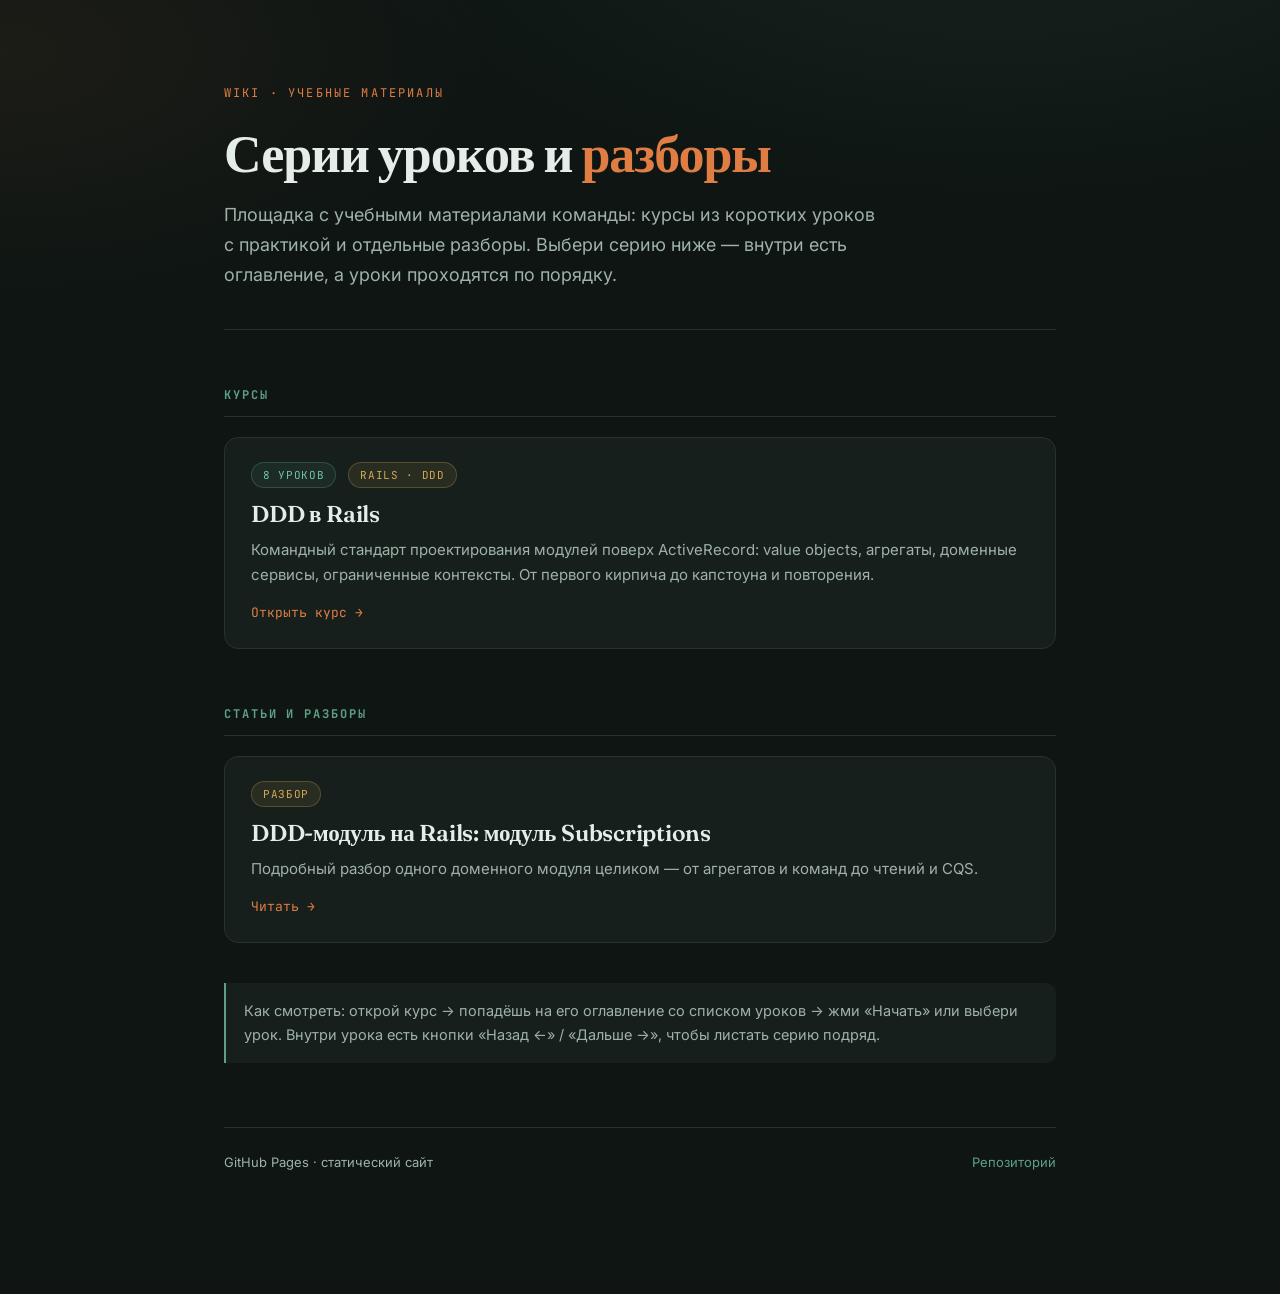
<file: index.html>
<!DOCTYPE html>
<html lang="ru">
<head>
<meta charset="utf-8">
<meta name="viewport" content="width=device-width, initial-scale=1">
<title>Wiki — учебные материалы команды</title>
<link rel="preconnect" href="https://fonts.googleapis.com">
<link rel="preconnect" href="https://fonts.gstatic.com" crossorigin>
<link href="https://fonts.googleapis.com/css2?family=Fraunces:opsz,wght@9..144,400;9..144,600;9..144,900&family=Inter:wght@400;500;600&family=JetBrains+Mono:wght@400;500;700&display=swap" rel="stylesheet">
<link rel="stylesheet" href="assets/site.css">
</head>
<body>
<div class="wrap">

  <header class="hero">
    <p class="eyebrow">Wiki · Учебные материалы</p>
    <h1>Серии уроков и <em>разборы</em></h1>
    <p class="lede">Площадка с учебными материалами команды: курсы из коротких уроков с практикой и отдельные разборы. Выбери серию ниже — внутри есть оглавление, а уроки проходятся по порядку.</p>
  </header>

  <section class="section">
    <h2>Курсы</h2>

    <a class="card" href="courses/ddd-rails/index.html">
      <div class="card-top">
        <span class="badge moss">8 уроков</span>
        <span class="badge">Rails · DDD</span>
      </div>
      <h3>DDD в Rails</h3>
      <p>Командный стандарт проектирования модулей поверх ActiveRecord: value objects, агрегаты, доменные сервисы, ограниченные контексты. От первого кирпича до капстоуна и повторения.</p>
      <span class="go">Открыть курс →</span>
    </a>

  </section>

  <section class="section">
    <h2>Статьи и разборы</h2>

    <a class="card" href="ddd-rails-subscriptions.html">
      <div class="card-top">
        <span class="badge">Разбор</span>
      </div>
      <h3>DDD-модуль на Rails: модуль Subscriptions</h3>
      <p>Подробный разбор одного доменного модуля целиком — от агрегатов и команд до чтений и CQS.</p>
      <span class="go">Читать →</span>
    </a>

  </section>

  <p class="hint">Как смотреть: открой курс → попадёшь на его оглавление со списком уроков → жми «Начать» или выбери урок. Внутри урока есть кнопки «Назад ←» / «Дальше →», чтобы листать серию подряд.</p>

  <footer class="site-foot">
    <span>GitHub Pages · статический сайт</span>
    <span><a href="https://github.com/maxkazar/wiki">Репозиторий</a></span>
  </footer>

</div>
</body>
</html>
</file>
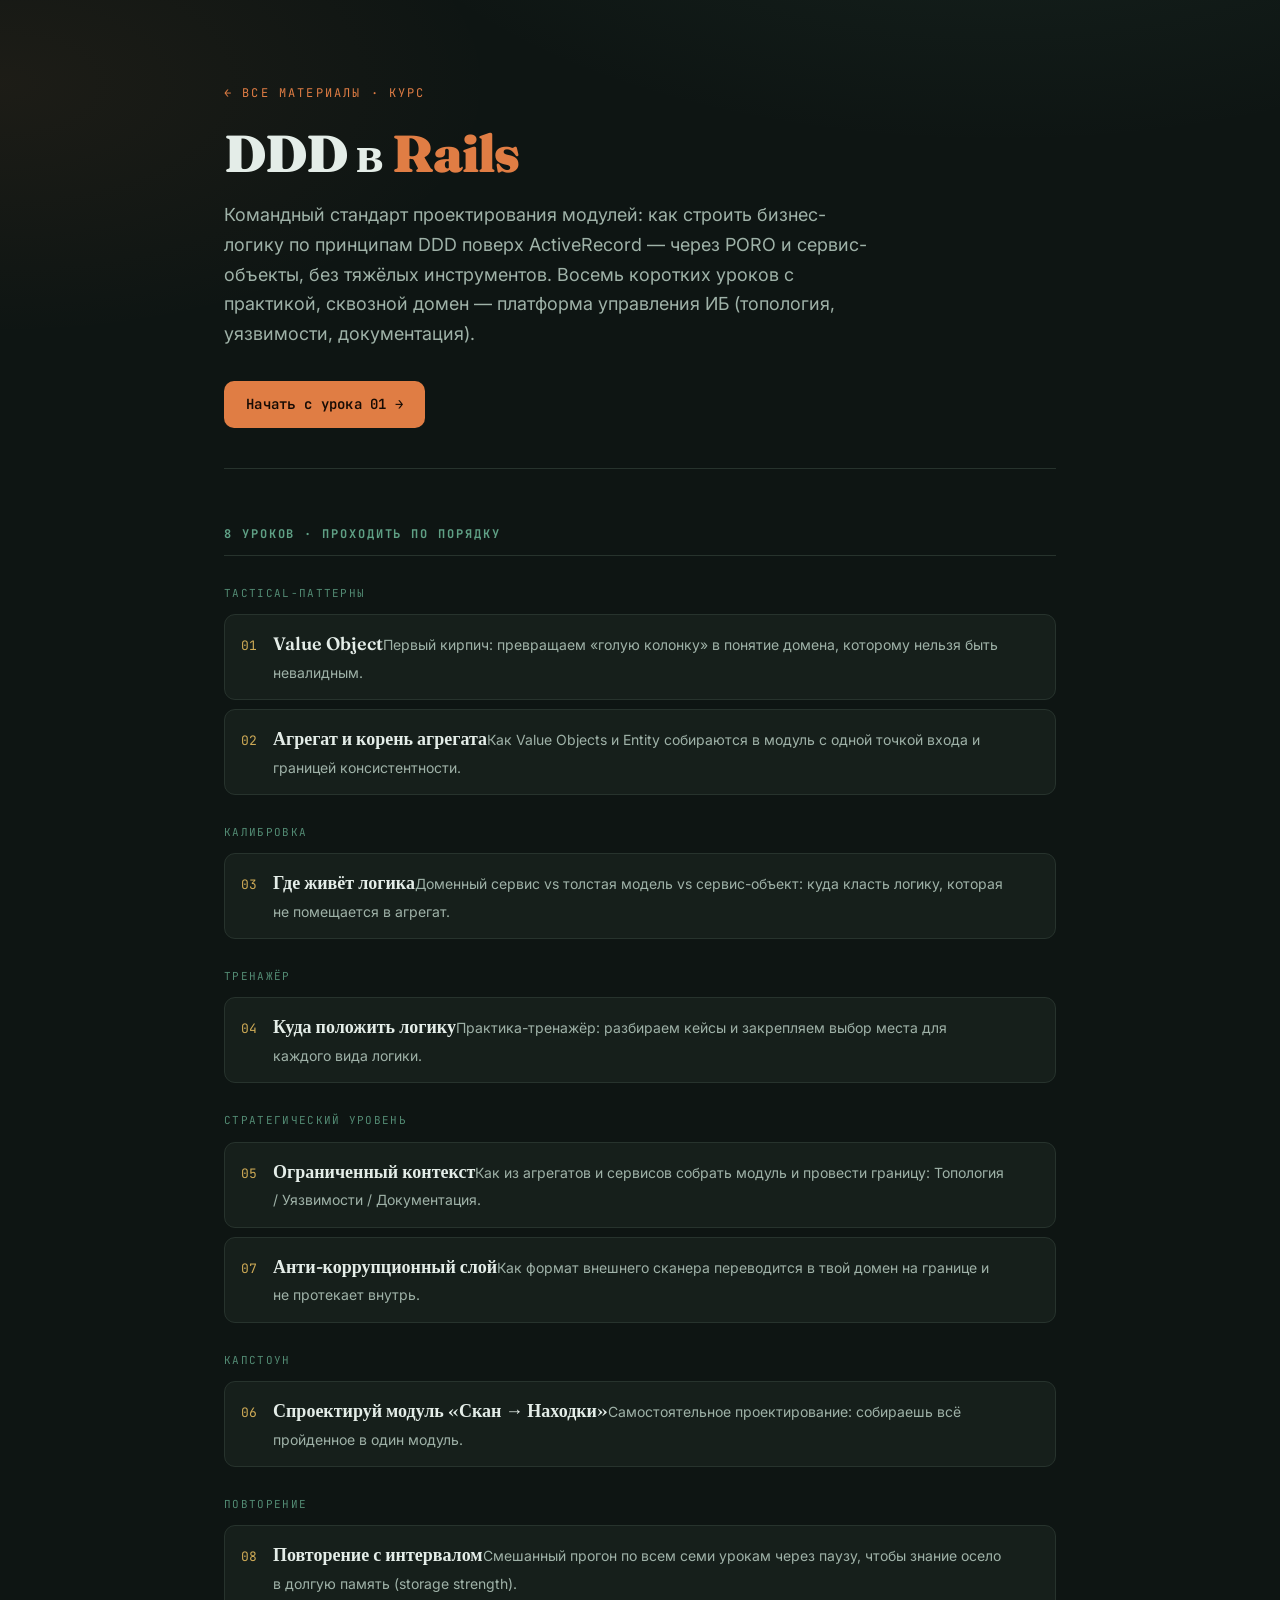
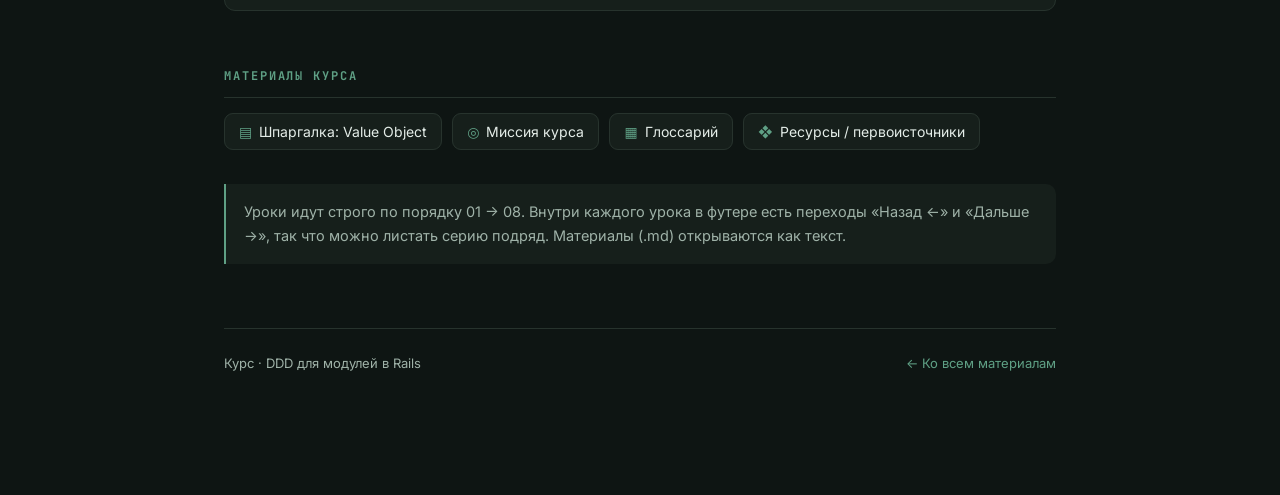
<file: courses/ddd-rails/index.html>
<!DOCTYPE html>
<html lang="ru">
<head>
<meta charset="utf-8">
<meta name="viewport" content="width=device-width, initial-scale=1">
<title>Курс: DDD в Rails — оглавление</title>
<link rel="preconnect" href="https://fonts.googleapis.com">
<link rel="preconnect" href="https://fonts.gstatic.com" crossorigin>
<link href="https://fonts.googleapis.com/css2?family=Fraunces:opsz,wght@9..144,400;9..144,600;9..144,900&family=Inter:wght@400;500;600&family=JetBrains+Mono:wght@400;500;700&display=swap" rel="stylesheet">
<link rel="stylesheet" href="../../assets/site.css">
</head>
<body>
<div class="wrap">

  <header class="hero">
    <p class="eyebrow"><a href="../../index.html">← Все материалы</a> · Курс</p>
    <h1>DDD в <em>Rails</em></h1>
    <p class="lede">Командный стандарт проектирования модулей: как строить бизнес-логику по принципам DDD поверх ActiveRecord — через PORO и сервис-объекты, без тяжёлых инструментов. Восемь коротких уроков с практикой, сквозной домен — платформа управления ИБ (топология, уязвимости, документация).</p>
    <p style="margin-top:24px"><a class="cta" href="lessons/0001-value-object.html">Начать с урока 01 →</a></p>
  </header>

  <section class="section">
    <h2>8 уроков · проходить по порядку</h2>

    <p class="track">Tactical-паттерны</p>
    <ul class="lessons">
      <li><a class="lesson" href="lessons/0001-value-object.html">
        <span class="n">01</span>
        <span class="body"><span class="t">Value Object</span><span class="d">Первый кирпич: превращаем «голую колонку» в понятие домена, которому нельзя быть невалидным.</span></span>
        <span class="arrow">→</span></a></li>
      <li><a class="lesson" href="lessons/0002-aggregate.html">
        <span class="n">02</span>
        <span class="body"><span class="t">Агрегат и корень агрегата</span><span class="d">Как Value Objects и Entity собираются в модуль с одной точкой входа и границей консистентности.</span></span>
        <span class="arrow">→</span></a></li>
    </ul>

    <p class="track">Калибровка</p>
    <ul class="lessons">
      <li><a class="lesson" href="lessons/0003-domain-service.html">
        <span class="n">03</span>
        <span class="body"><span class="t">Где живёт логика</span><span class="d">Доменный сервис vs толстая модель vs сервис-объект: куда класть логику, которая не помещается в агрегат.</span></span>
        <span class="arrow">→</span></a></li>
    </ul>

    <p class="track">Тренажёр</p>
    <ul class="lessons">
      <li><a class="lesson" href="lessons/0004-practice-placement.html">
        <span class="n">04</span>
        <span class="body"><span class="t">Куда положить логику</span><span class="d">Практика-тренажёр: разбираем кейсы и закрепляем выбор места для каждого вида логики.</span></span>
        <span class="arrow">→</span></a></li>
    </ul>

    <p class="track">Стратегический уровень</p>
    <ul class="lessons">
      <li><a class="lesson" href="lessons/0005-bounded-context.html">
        <span class="n">05</span>
        <span class="body"><span class="t">Ограниченный контекст</span><span class="d">Как из агрегатов и сервисов собрать модуль и провести границу: Топология / Уязвимости / Документация.</span></span>
        <span class="arrow">→</span></a></li>
      <li><a class="lesson" href="lessons/0007-anti-corruption-layer.html">
        <span class="n">07</span>
        <span class="body"><span class="t">Анти-коррупционный слой</span><span class="d">Как формат внешнего сканера переводится в твой домен на границе и не протекает внутрь.</span></span>
        <span class="arrow">→</span></a></li>
    </ul>

    <p class="track">Капстоун</p>
    <ul class="lessons">
      <li><a class="lesson" href="lessons/0006-capstone-scan-module.html">
        <span class="n">06</span>
        <span class="body"><span class="t">Спроектируй модуль «Скан → Находки»</span><span class="d">Самостоятельное проектирование: собираешь всё пройденное в один модуль.</span></span>
        <span class="arrow">→</span></a></li>
    </ul>

    <p class="track">Повторение</p>
    <ul class="lessons">
      <li><a class="lesson" href="lessons/0008-spaced-review.html">
        <span class="n">08</span>
        <span class="body"><span class="t">Повторение с интервалом</span><span class="d">Смешанный прогон по всем семи урокам через паузу, чтобы знание осело в долгую память (storage strength).</span></span>
        <span class="arrow">→</span></a></li>
    </ul>
  </section>

  <section class="section">
    <h2>Материалы курса</h2>
    <ul class="reslist">
      <li><a href="reference/value-object.html"><span class="ic">▤</span>Шпаргалка: Value Object</a></li>
      <li><a href="MISSION.md"><span class="ic">◎</span>Миссия курса</a></li>
      <li><a href="GLOSSARY.md"><span class="ic">▦</span>Глоссарий</a></li>
      <li><a href="RESOURCES.md"><span class="ic">❖</span>Ресурсы / первоисточники</a></li>
    </ul>
    <p class="hint">Уроки идут строго по порядку 01 → 08. Внутри каждого урока в футере есть переходы «Назад ←» и «Дальше →», так что можно листать серию подряд. Материалы (.md) открываются как текст.</p>
  </section>

  <footer class="site-foot">
    <span>Курс · DDD для модулей в Rails</span>
    <span><a href="../../index.html">← Ко всем материалам</a></span>
  </footer>

</div>
</body>
</html>
</file>
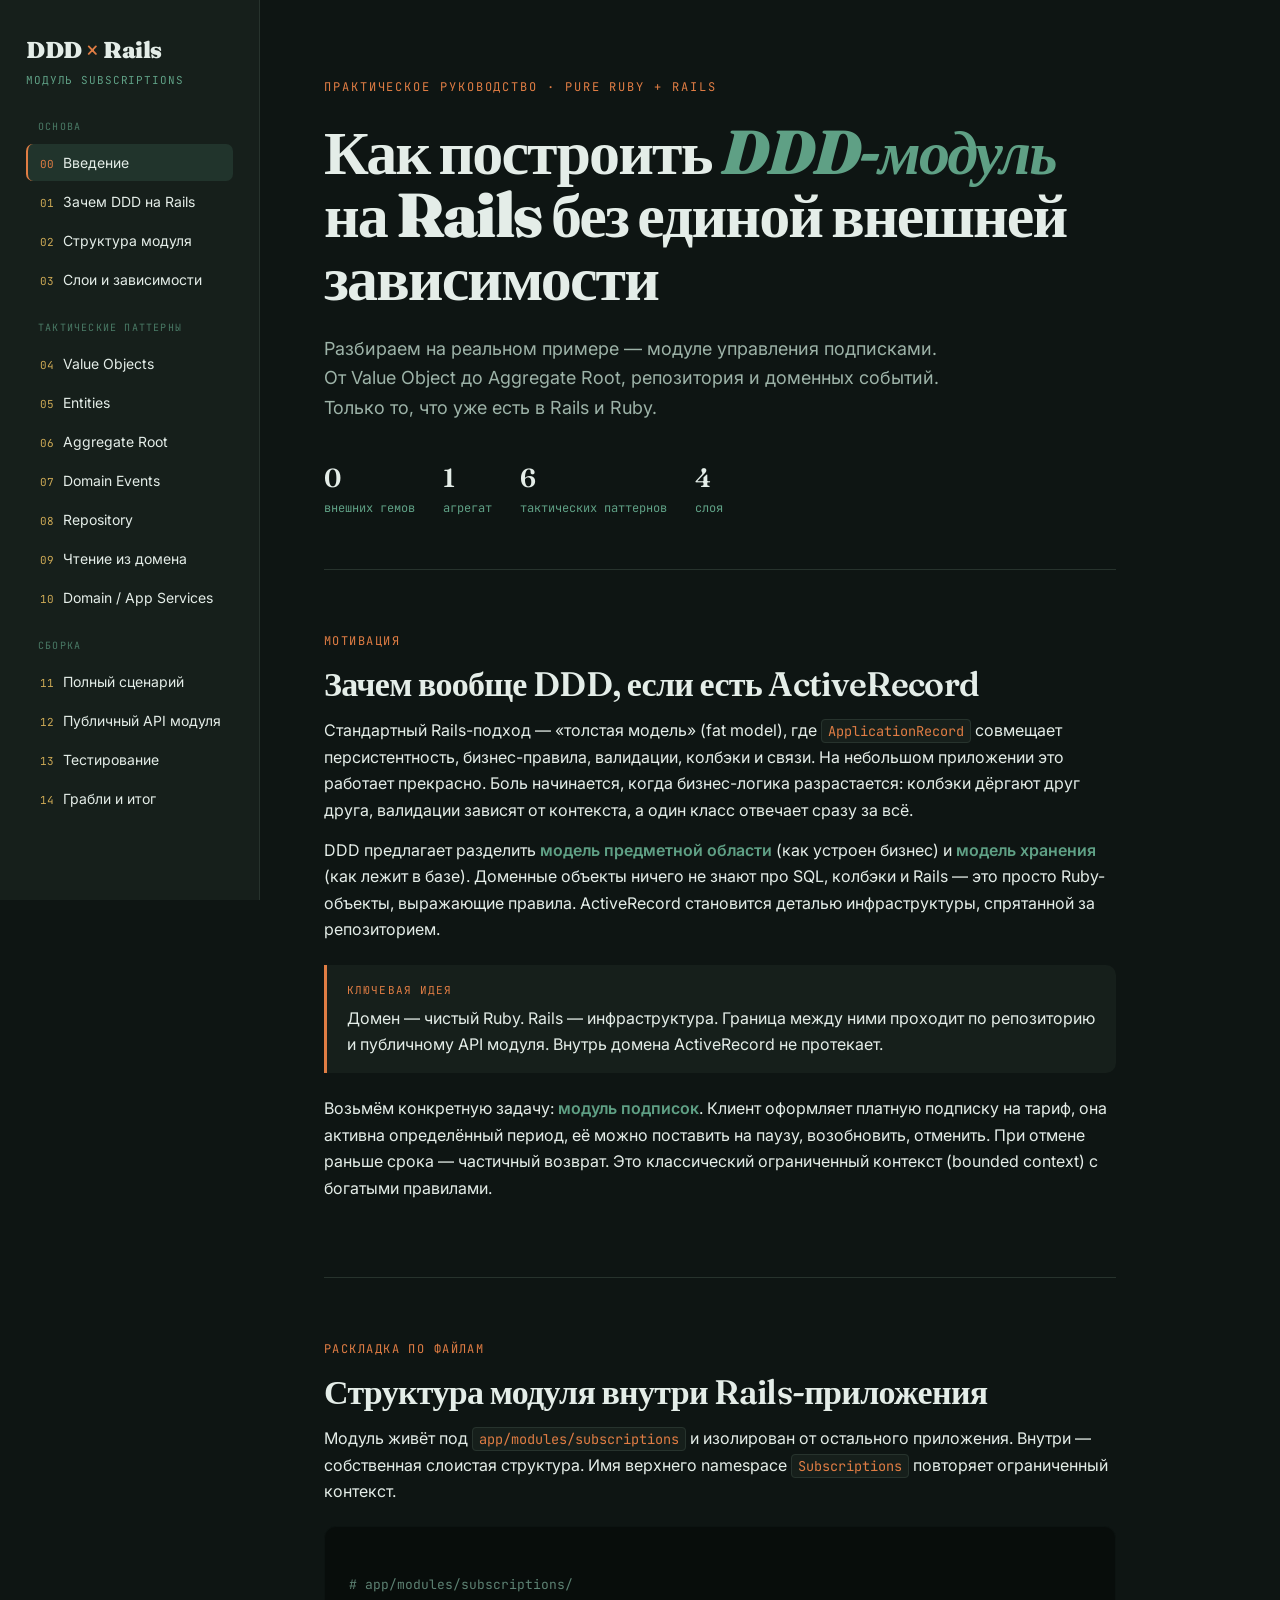
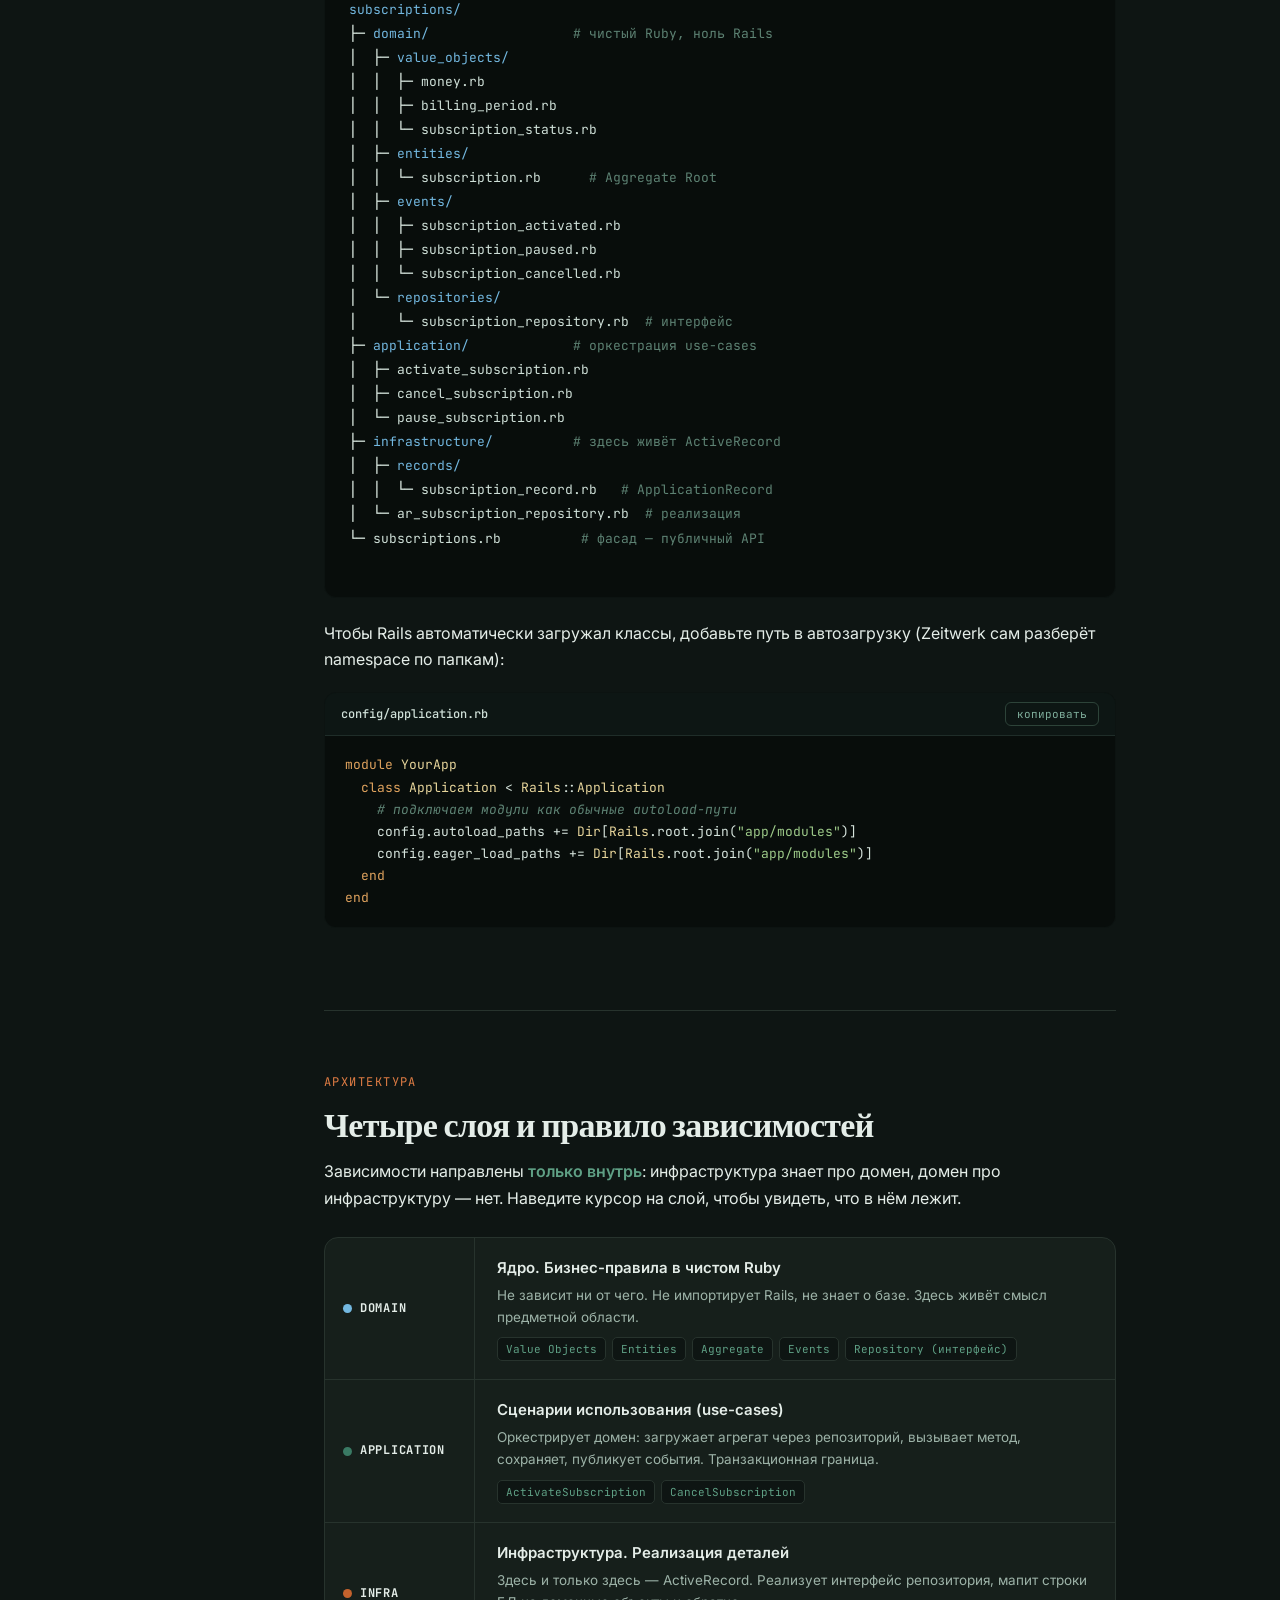
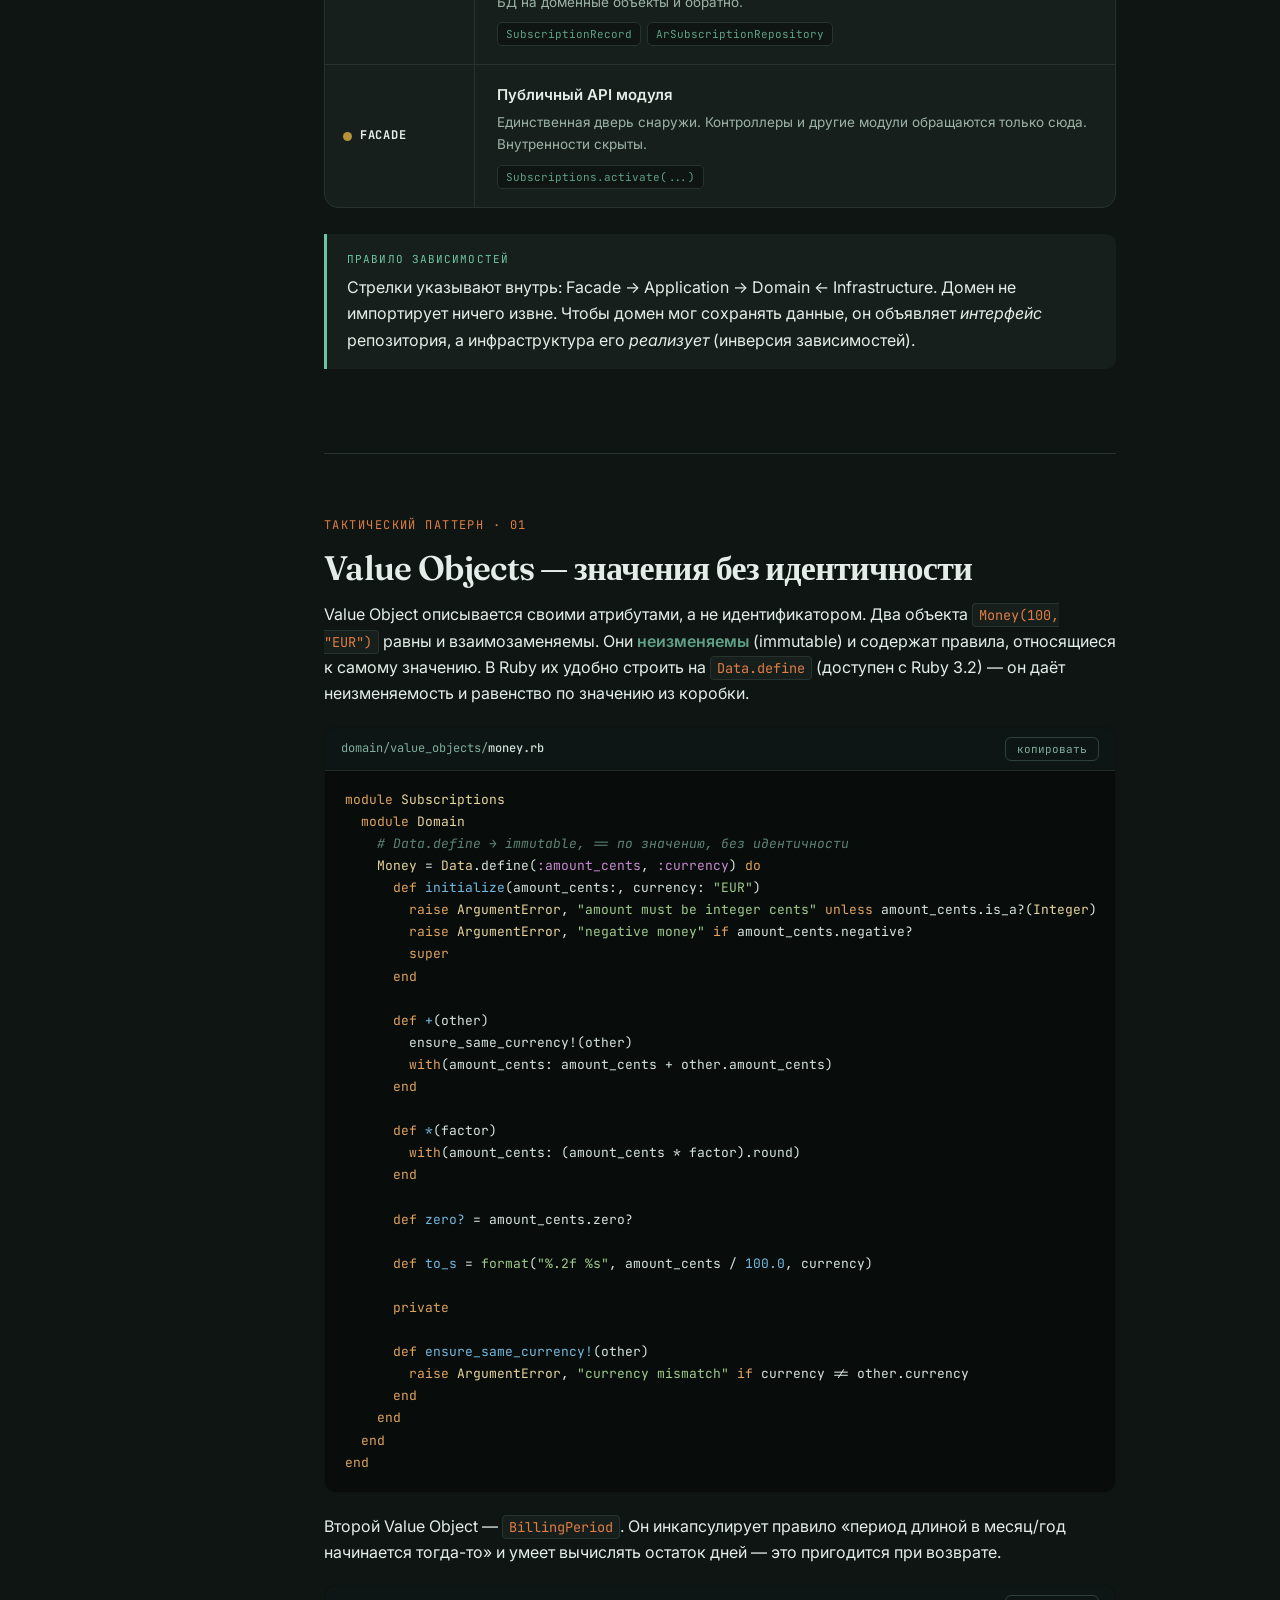
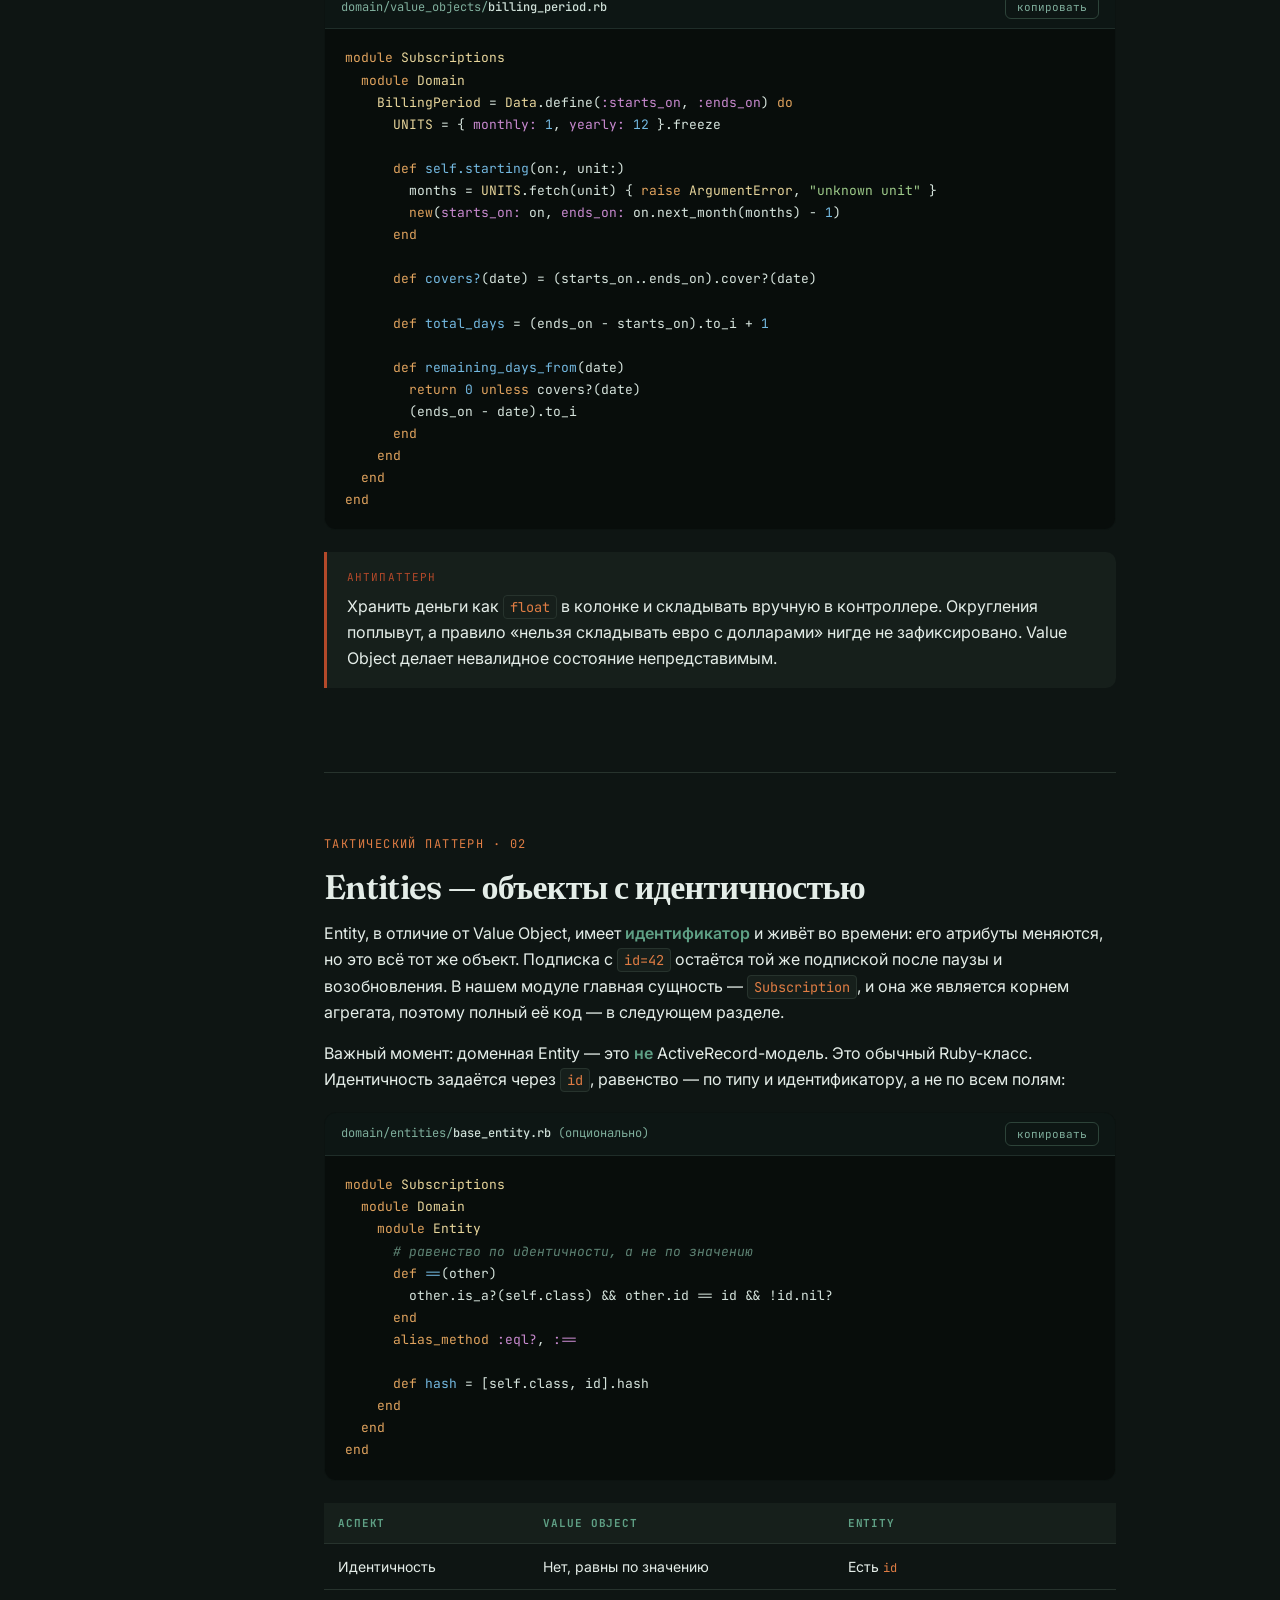
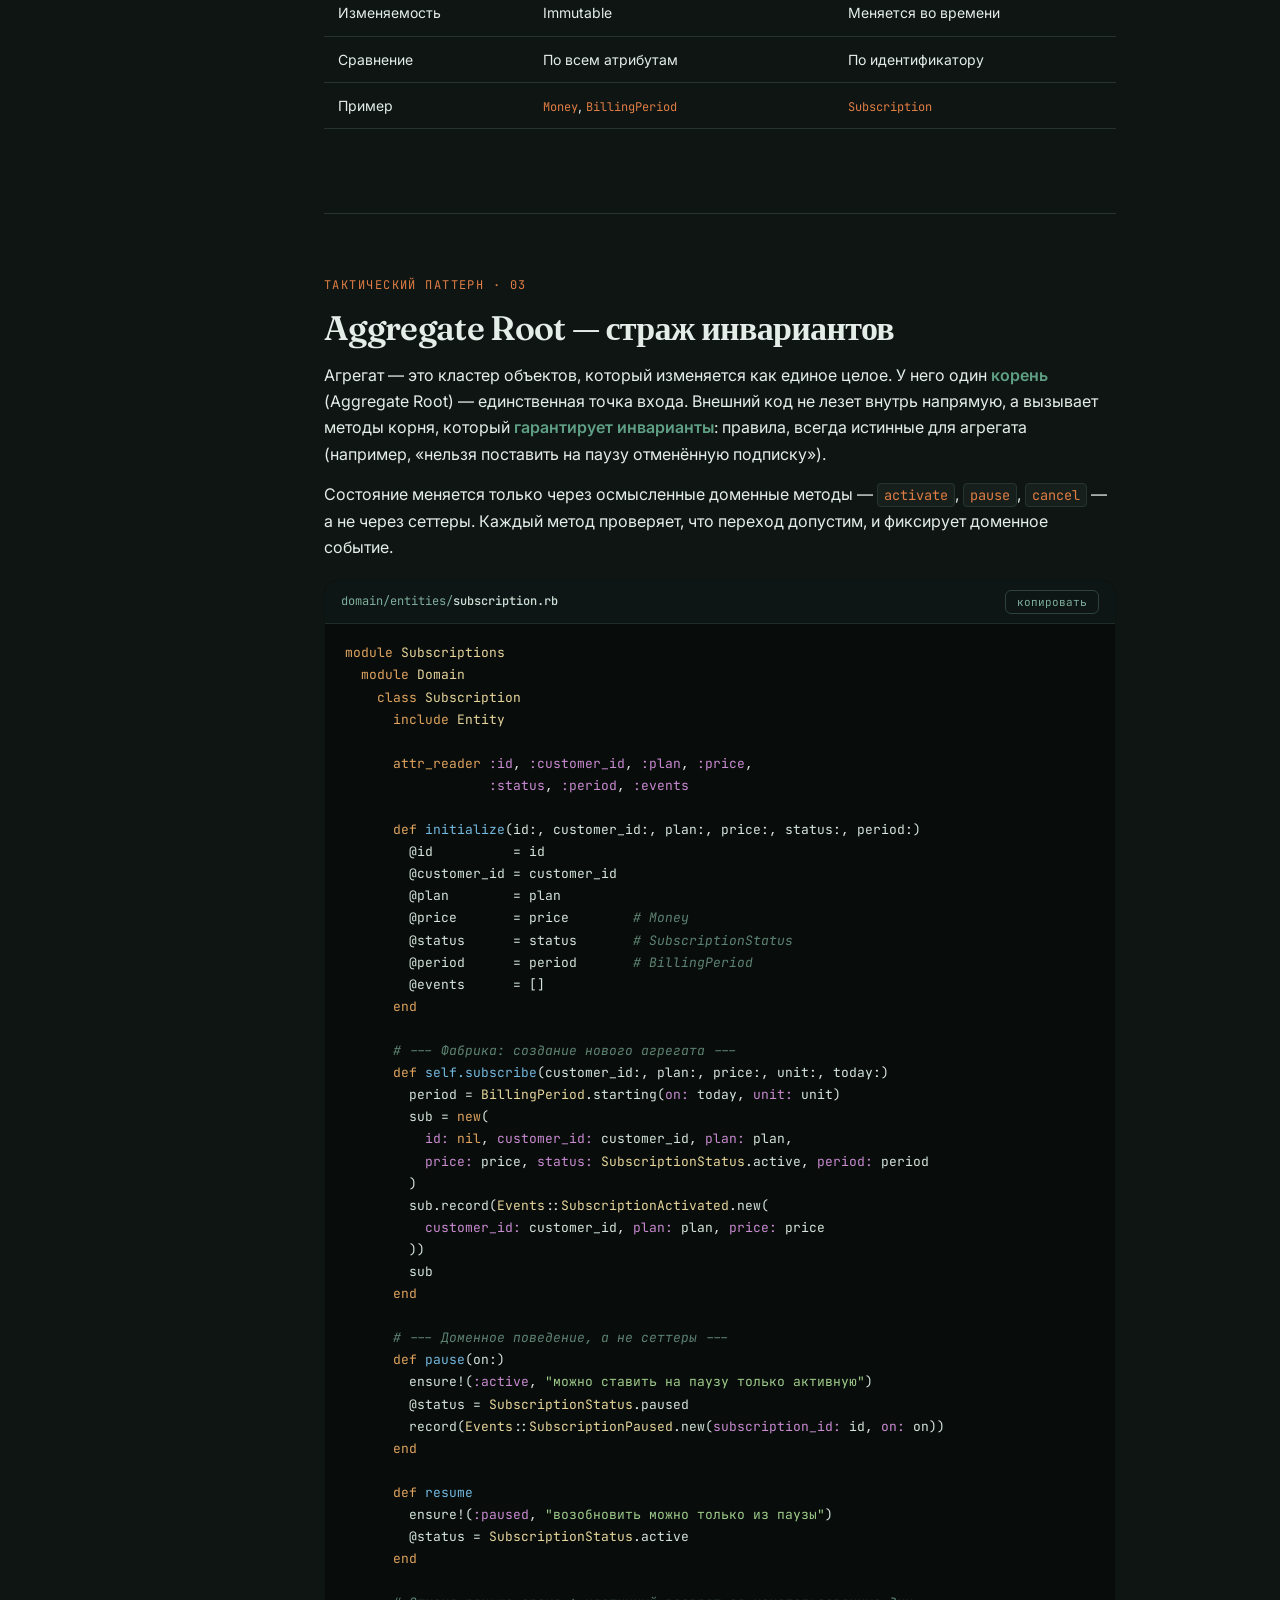
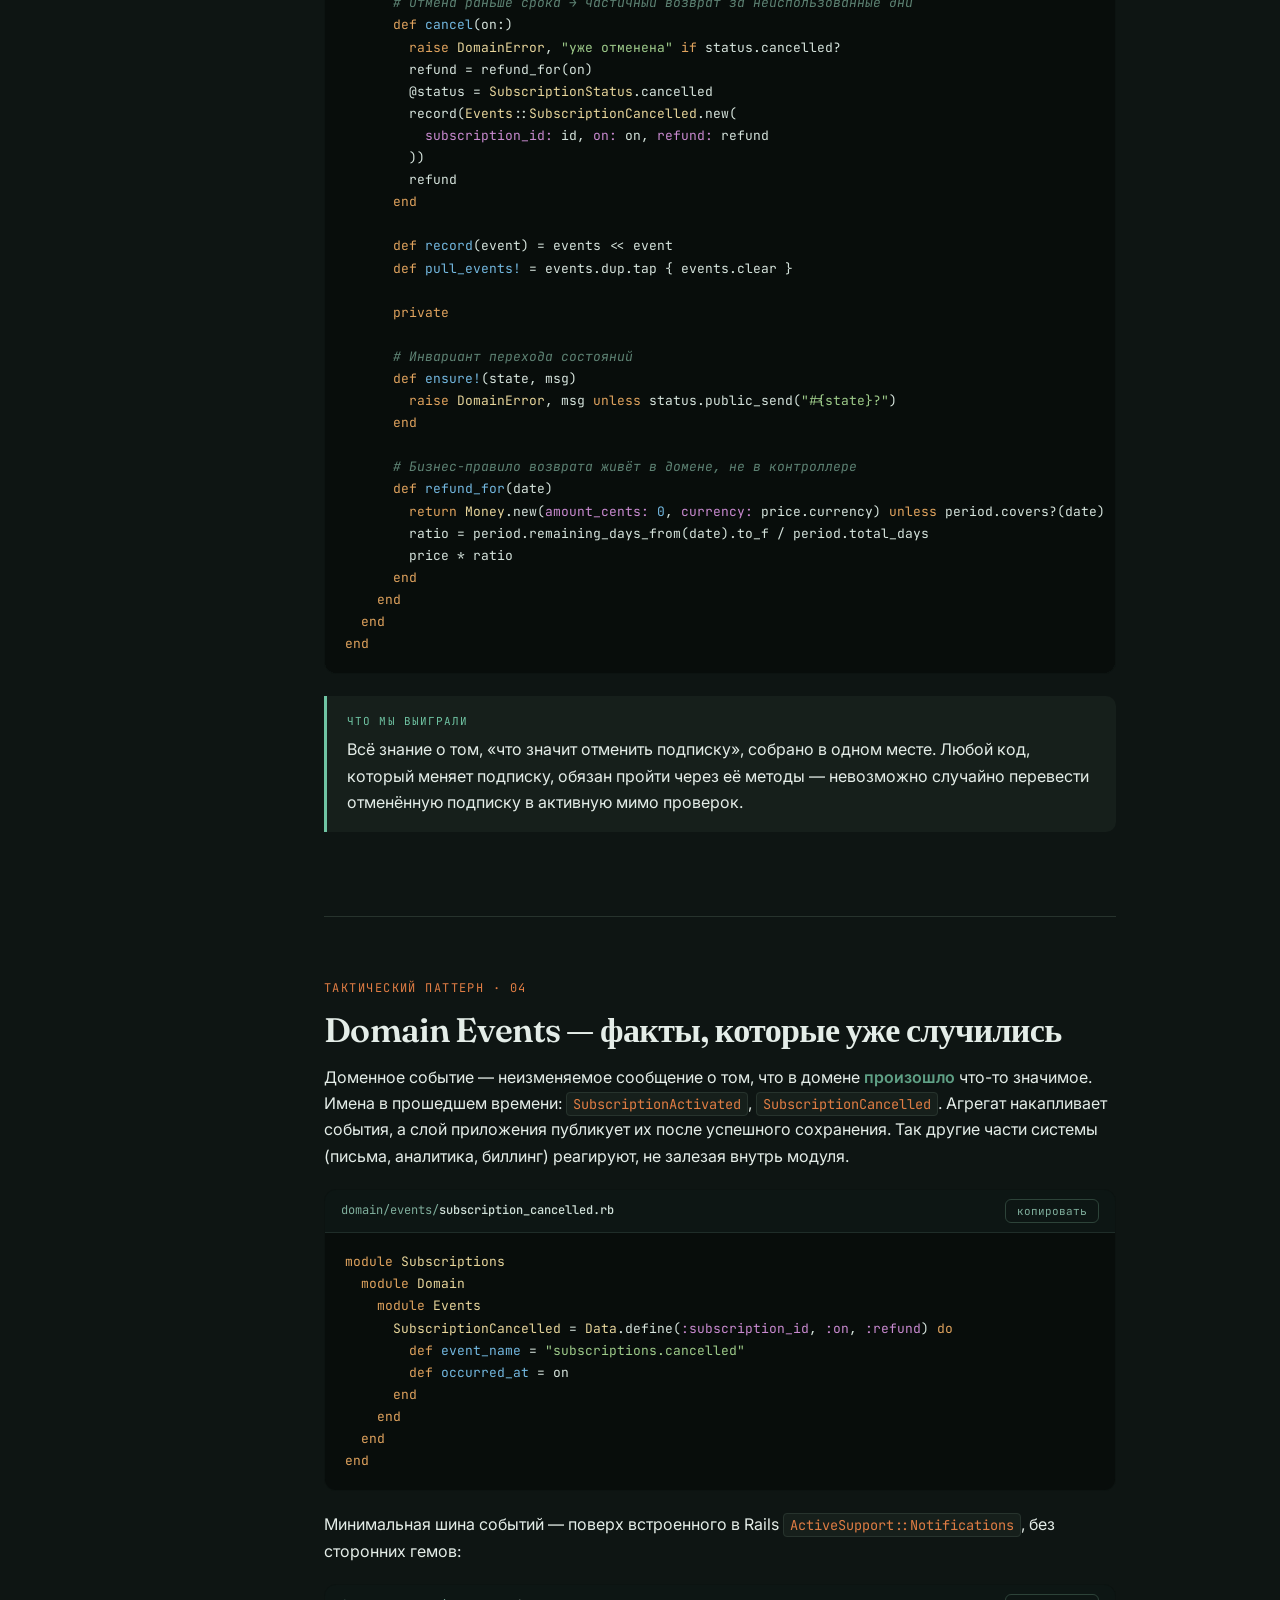
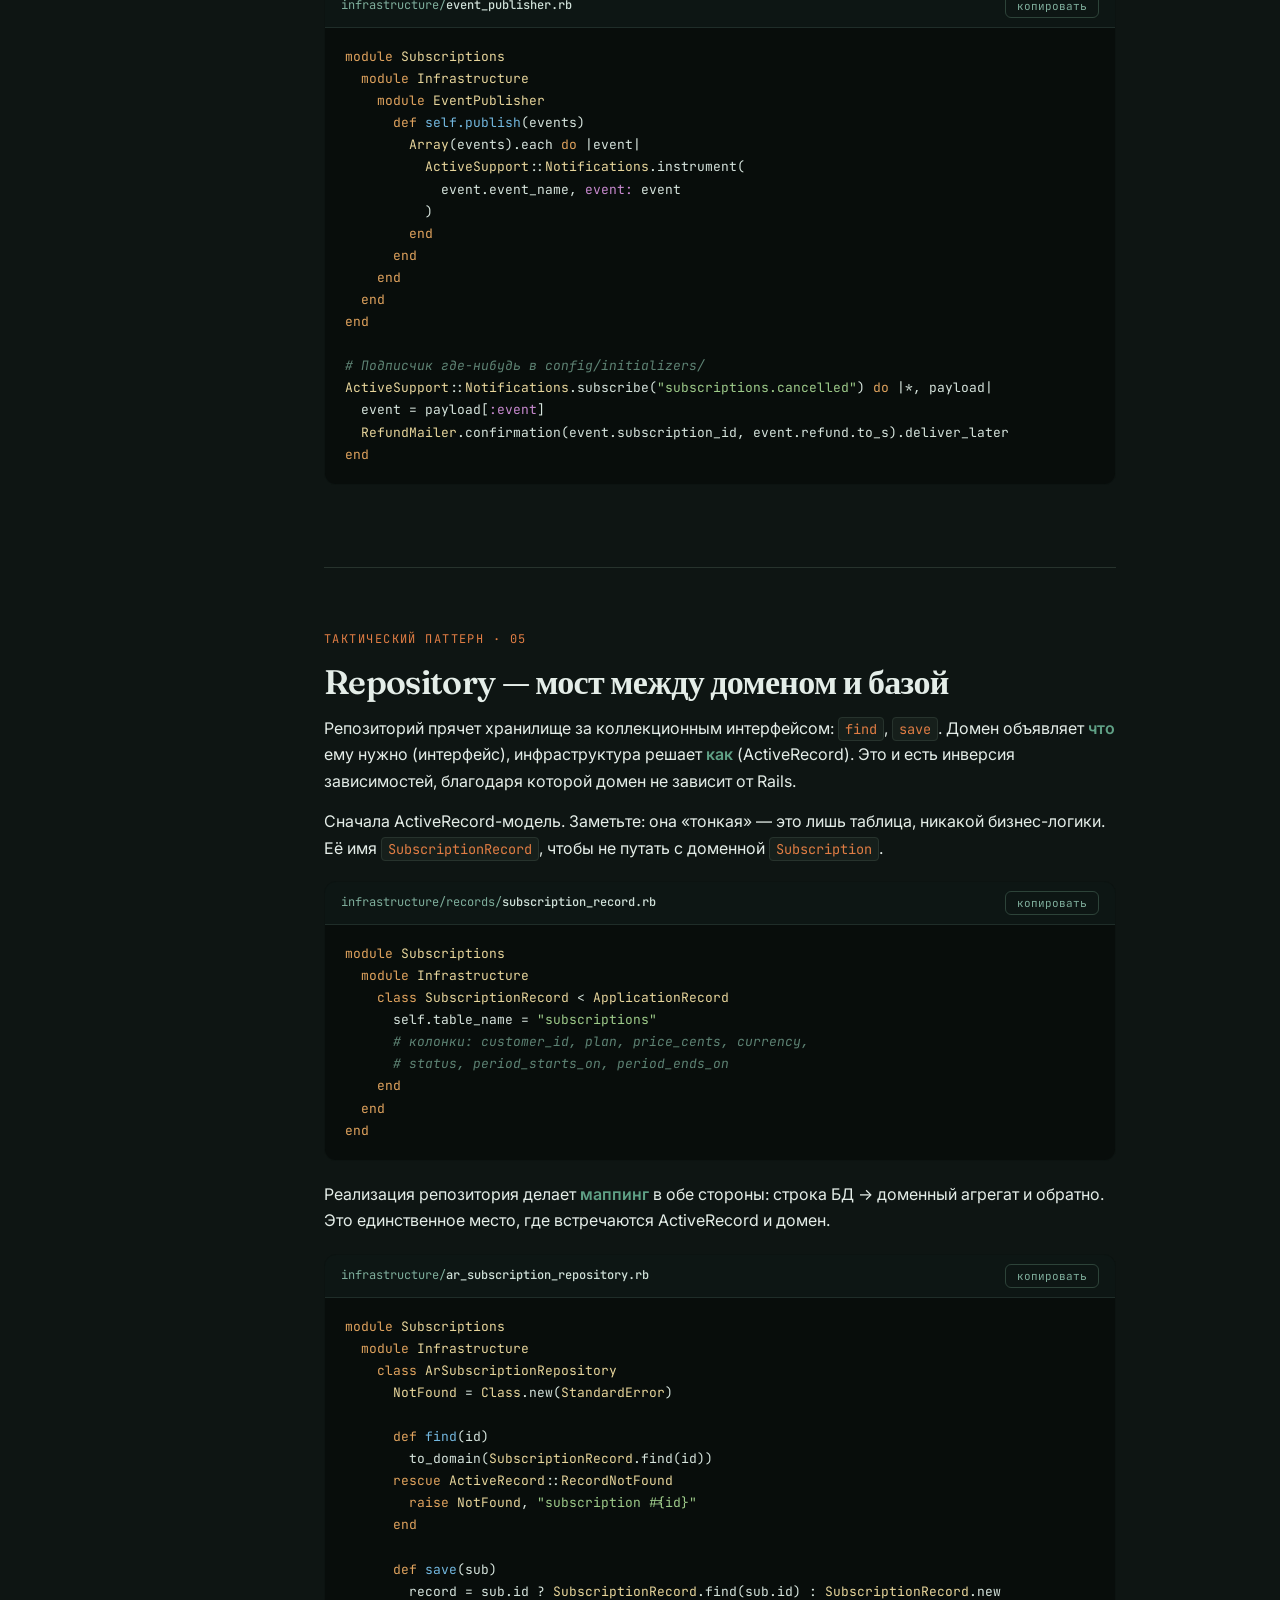
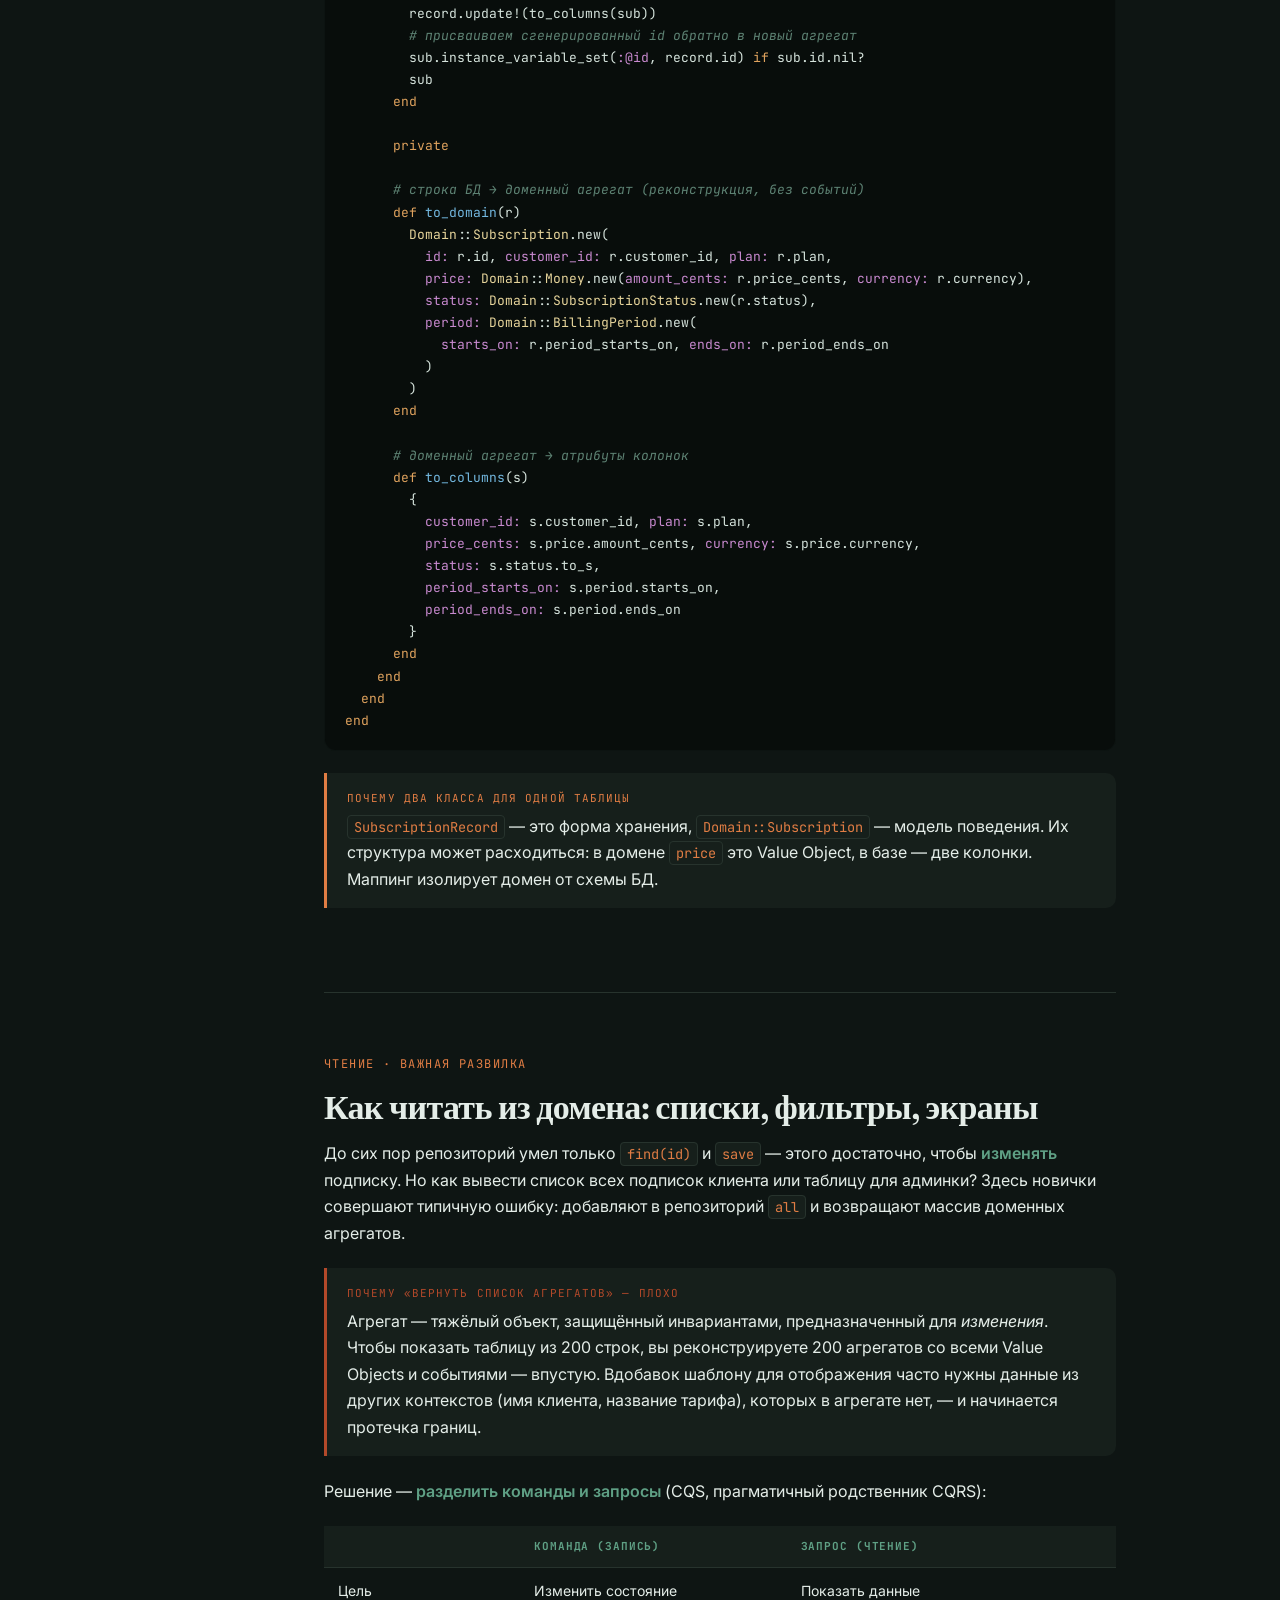
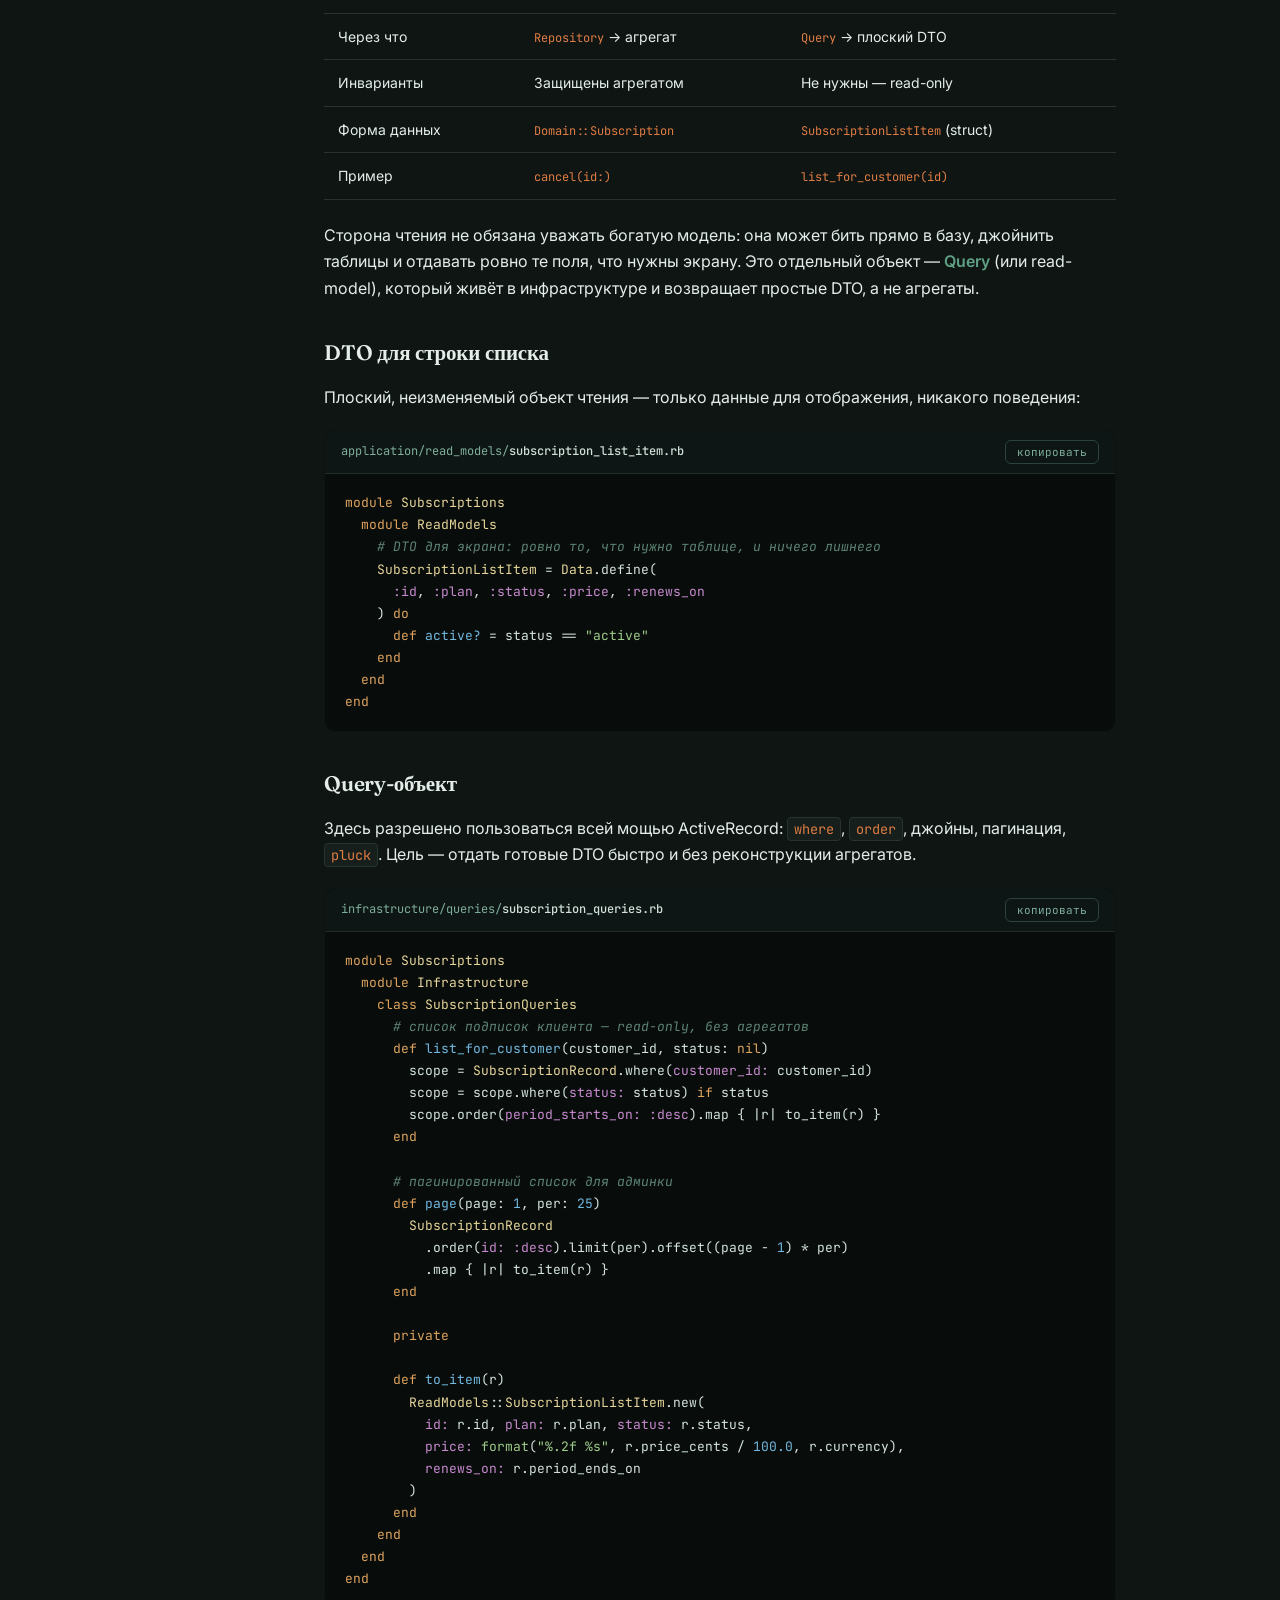
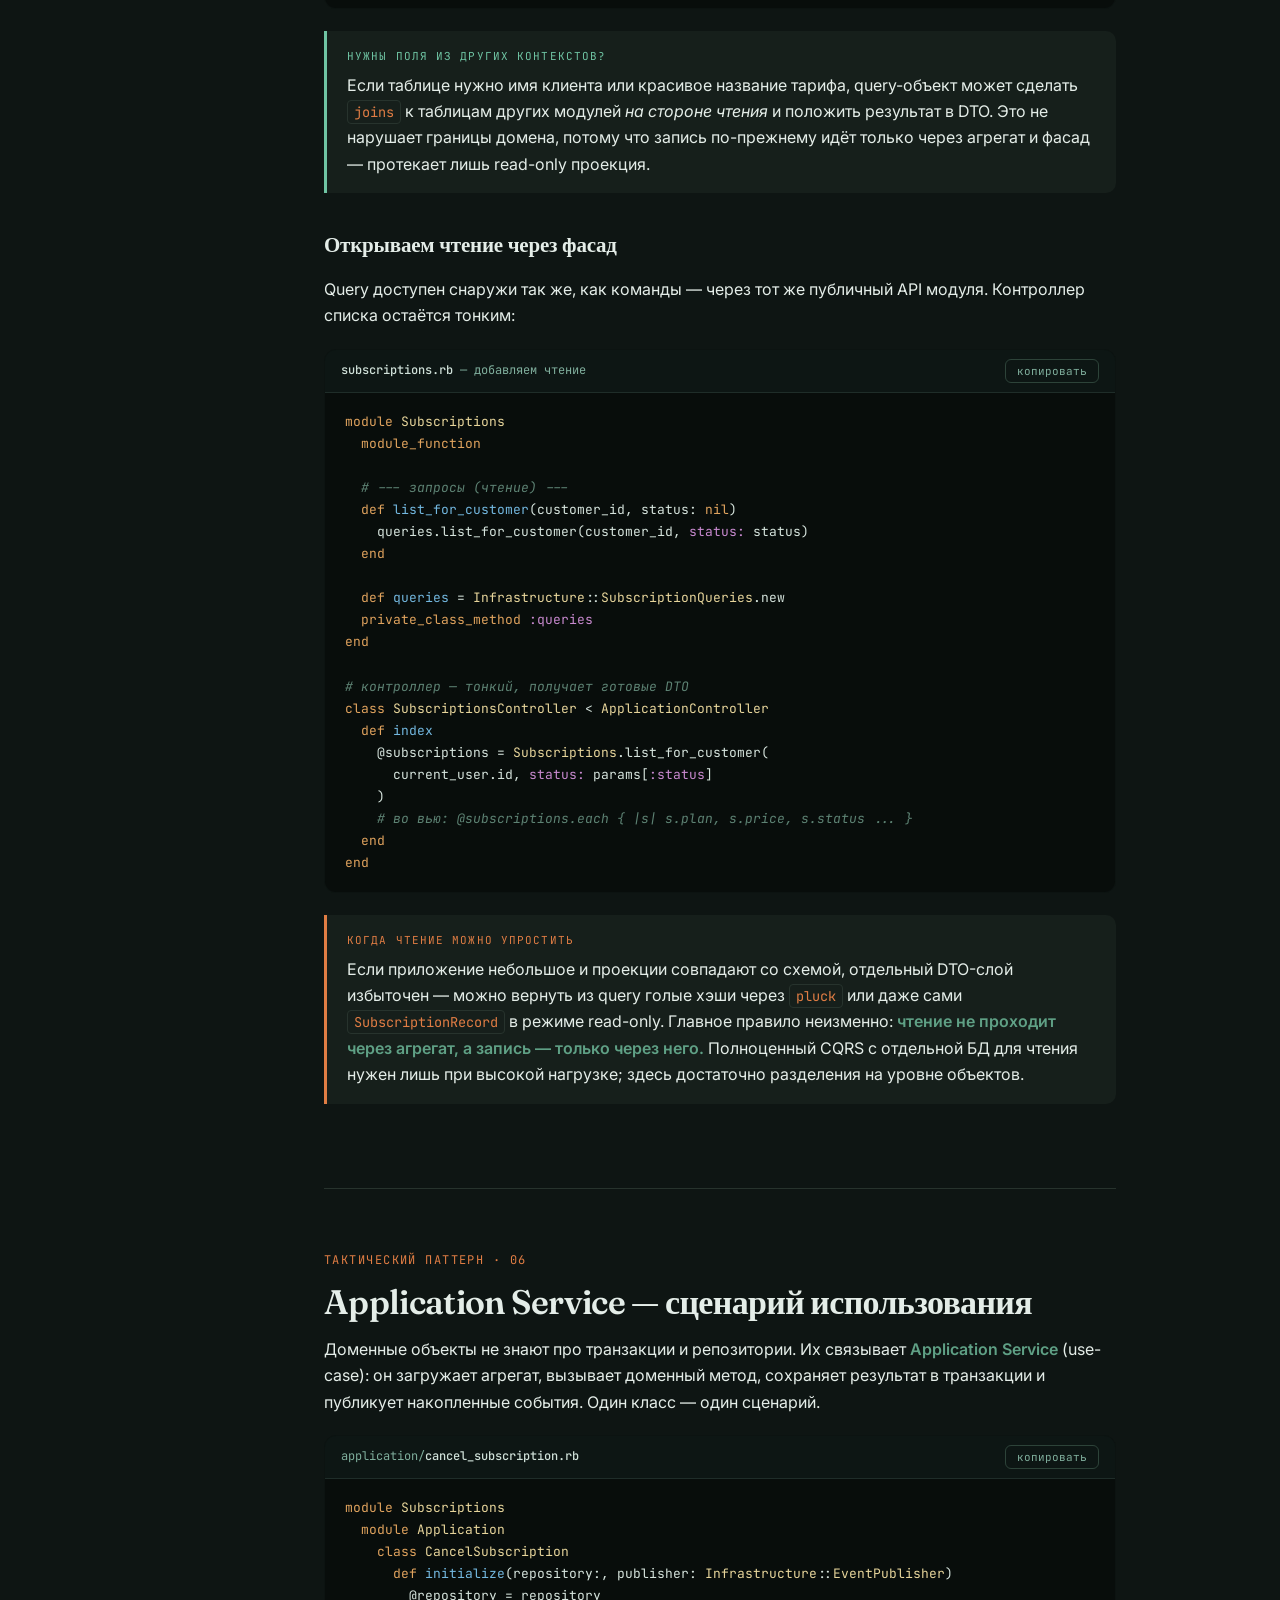
<file: ddd-rails-subscriptions.html>
<!DOCTYPE html>
<html lang="ru">
<head>
<meta charset="UTF-8">
<meta name="viewport" content="width=device-width, initial-scale=1.0">
<title>DDD-модуль на Rails: модуль Subscriptions</title>
<link rel="preconnect" href="https://fonts.googleapis.com">
<link rel="preconnect" href="https://fonts.gstatic.com" crossorigin>
<link href="https://fonts.googleapis.com/css2?family=Fraunces:opsz,wght@9..144,400;9..144,600;9..144,900&family=Inter:wght@400;500;600&family=JetBrains+Mono:wght@400;500;700&display=swap" rel="stylesheet">
<style>
:root{
  --ink:#e4ede8;
  --paper:#0e1513;
  --paper-2:#161f1b;
  --moss:#5fa085;
  --moss-bright:#6fc4a3;
  --clay:#e07d44;
  --clay-soft:#d98a5c;
  --gold:#ceaa56;
  --line:#27332d;
  --code-bg:#080d0b;
  --code-ink:#d6e4dd;
  --shadow:0 1px 0 rgba(0,0,0,.3);
}
*{box-sizing:border-box;margin:0;padding:0}
html{scroll-behavior:smooth}
body{
  background:var(--paper);
  color:var(--ink);
  font-family:'Inter',system-ui,sans-serif;
  line-height:1.65;
  font-size:16px;
  -webkit-font-smoothing:antialiased;
}
.wrap{display:grid;grid-template-columns:260px 1fr;max-width:1340px;margin:0 auto;min-height:100vh}

/* ---- NAV ---- */
nav{
  position:sticky;top:0;align-self:start;height:100vh;overflow-y:auto;
  padding:38px 26px;border-right:1px solid var(--line);
  background:var(--paper-2);
}
nav .brand{font-family:'Fraunces',serif;font-weight:900;font-size:23px;line-height:1.1;letter-spacing:-.02em}
nav .brand em{color:var(--clay);font-style:normal}
nav .sub{font-family:'JetBrains Mono',monospace;font-size:11px;letter-spacing:.08em;text-transform:uppercase;color:var(--moss);margin-top:8px;margin-bottom:30px}
nav a{
  display:block;text-decoration:none;color:var(--ink);
  font-size:14px;padding:7px 12px;border-radius:7px;margin-bottom:2px;
  border-left:2px solid transparent;transition:.18s;
}
nav a .n{font-family:'JetBrains Mono',monospace;font-size:11px;color:var(--gold);margin-right:9px}
nav a:hover{background:rgba(47,93,79,.09)}
nav a.active{background:rgba(95,160,133,.16);color:var(--ink);border-left-color:var(--clay)}
nav a.active .n{color:var(--clay)}
nav .group{font-family:'JetBrains Mono',monospace;font-size:10px;text-transform:uppercase;letter-spacing:.12em;color:var(--moss);margin:22px 0 8px 12px;opacity:.7}

/* ---- MAIN ---- */
main{padding:0 64px 120px;max-width:920px}
.hero{padding:78px 0 50px;border-bottom:1px solid var(--line)}
.hero .eyebrow{font-family:'JetBrains Mono',monospace;font-size:12px;letter-spacing:.16em;text-transform:uppercase;color:var(--clay);margin-bottom:22px}
.hero h1{font-family:'Fraunces',serif;font-weight:900;font-size:clamp(38px,5.5vw,62px);line-height:1.02;letter-spacing:-.03em}
.hero h1 em{font-style:italic;color:var(--moss)}
.hero p{font-size:18px;max-width:620px;margin-top:24px;color:#3a463f}
.hero .meta{display:flex;gap:28px;margin-top:34px;flex-wrap:wrap}
.hero .meta div{font-family:'JetBrains Mono',monospace;font-size:12px;color:var(--moss)}
.hero .meta b{display:block;font-family:'Fraunces',serif;font-size:26px;font-weight:600;color:var(--ink);letter-spacing:-.02em}
.hero p{color:#9db3a8}

section{padding:62px 0;border-bottom:1px solid var(--line);scroll-margin-top:20px}
section .tag{font-family:'JetBrains Mono',monospace;font-size:12px;letter-spacing:.12em;text-transform:uppercase;color:var(--clay);margin-bottom:14px}
h2{font-family:'Fraunces',serif;font-weight:600;font-size:34px;letter-spacing:-.02em;line-height:1.1;margin-bottom:8px}
h3{font-family:'Fraunces',serif;font-weight:600;font-size:21px;margin:34px 0 10px;letter-spacing:-.01em}
p{margin:14px 0}
ul,ol{margin:14px 0 14px 22px}
li{margin:6px 0}
strong{color:var(--moss);font-weight:600}
code.inl{font-family:'JetBrains Mono',monospace;font-size:.85em;background:var(--paper-2);padding:2px 6px;border-radius:4px;color:var(--clay);border:1px solid var(--line)}

/* ---- CODE BLOCKS ---- */
.code{position:relative;margin:20px 0;border-radius:12px;overflow:hidden;border:1px solid #0c1311}
.code .bar{display:flex;align-items:center;justify-content:space-between;background:#0d1614;padding:9px 16px;border-bottom:1px solid #1f2d29}
.code .bar .fname{font-family:'JetBrains Mono',monospace;font-size:12px;color:#7fae9c}
.code .bar .fname b{color:#cfe0d8;font-weight:500}
.code .copy{font-family:'JetBrains Mono',monospace;font-size:11px;background:transparent;border:1px solid #2d4339;color:#7fae9c;padding:4px 11px;border-radius:6px;cursor:pointer;transition:.15s}
.code .copy:hover{background:var(--moss);color:#fff;border-color:var(--moss)}
.code pre{background:var(--code-bg);color:var(--code-ink);padding:18px 20px;overflow-x:auto;font-family:'JetBrains Mono',monospace;font-size:13px;line-height:1.7;tab-size:2}
.code pre .c{color:#5d8273;font-style:italic}
.code pre .k{color:#e0a35e}
.code pre .s{color:#9ecb8a}
.code pre .m{color:#73b8e0}
.code pre .cls{color:#e7d59b}
.code pre .sym{color:#c98ad0}

/* ---- CALLOUTS ---- */
.callout{border-left:3px solid var(--clay);background:var(--paper-2);padding:16px 20px;border-radius:0 10px 10px 0;margin:22px 0}
.callout .lbl{font-family:'JetBrains Mono',monospace;font-size:11px;letter-spacing:.1em;text-transform:uppercase;color:var(--clay);margin-bottom:6px}
.callout.good{border-left-color:var(--moss-bright)}
.callout.good .lbl{color:var(--moss-bright)}
.callout.bad{border-left-color:#b3492a}
.callout.bad .lbl{color:#b3492a}

/* ---- ARCH DIAGRAM ---- */
.arch{margin:26px 0;border:1px solid var(--line);border-radius:14px;overflow:hidden;background:var(--paper-2)}
.layer{display:grid;grid-template-columns:150px 1fr;border-bottom:1px solid var(--line);cursor:pointer;transition:.18s}
.layer:last-child{border-bottom:none}
.layer:hover{background:var(--paper-2)}
.layer .ll{padding:18px 18px;font-family:'JetBrains Mono',monospace;font-size:12px;font-weight:700;text-transform:uppercase;letter-spacing:.06em;display:flex;align-items:center;gap:8px;border-right:1px solid var(--line)}
.layer .ll .dot{width:9px;height:9px;border-radius:50%}
.layer .lr{padding:18px 22px}
.layer .lr .lt{font-weight:600;font-size:15px;color:var(--ink)}
.layer .lr .ld{font-size:13.5px;color:#9db3a8;margin-top:3px}
.layer .lr .files{margin-top:9px;display:flex;flex-wrap:wrap;gap:6px}
.layer .lr .files span{font-family:'JetBrains Mono',monospace;font-size:11px;background:var(--paper);border:1px solid var(--line);padding:2px 8px;border-radius:5px;color:var(--moss)}
/* ---- TABLE ---- */
table{width:100%;border-collapse:collapse;margin:22px 0;font-size:14px}
th,td{text-align:left;padding:11px 14px;border-bottom:1px solid var(--line);vertical-align:top}
th{font-family:'JetBrains Mono',monospace;font-size:11px;text-transform:uppercase;letter-spacing:.08em;color:var(--moss);background:var(--paper-2)}
td code{font-family:'JetBrains Mono',monospace;font-size:12px;color:var(--clay)}

/* ---- TREE ---- */
.tree{background:var(--code-bg);color:var(--code-ink);border-radius:12px;padding:22px 24px;font-family:'JetBrains Mono',monospace;font-size:13px;line-height:1.85;overflow-x:auto;border:1px solid #0c1311;margin:22px 0;white-space:pre}
.tree .d{color:#73b8e0}
.tree .f{color:#cfe0d8}
.tree .cm{color:#5d8273}

footer{padding:50px 0 0;font-family:'JetBrains Mono',monospace;font-size:12px;color:var(--moss)}

@media(max-width:920px){
  .wrap{grid-template-columns:1fr}
  nav{display:none}
  main{padding:0 24px 80px}
  .layer{grid-template-columns:1fr}
  .layer .ll{border-right:none;border-bottom:1px solid var(--line)}
}
::selection{background:var(--clay);color:#fff}
</style>
</head>
<body>
<div class="wrap">
<nav id="nav">
  <div class="brand">DDD <em>×</em> Rails</div>
  <div class="sub">Модуль Subscriptions</div>

  <div class="group">Основа</div>
  <a href="#intro"><span class="n">00</span>Введение</a>
  <a href="#why"><span class="n">01</span>Зачем DDD на Rails</a>
  <a href="#structure"><span class="n">02</span>Структура модуля</a>
  <a href="#layers"><span class="n">03</span>Слои и зависимости</a>

  <div class="group">Тактические паттерны</div>
  <a href="#value-objects"><span class="n">04</span>Value Objects</a>
  <a href="#entities"><span class="n">05</span>Entities</a>
  <a href="#aggregate"><span class="n">06</span>Aggregate Root</a>
  <a href="#events"><span class="n">07</span>Domain Events</a>
  <a href="#repository"><span class="n">08</span>Repository</a>
  <a href="#reads"><span class="n">09</span>Чтение из домена</a>
  <a href="#service"><span class="n">10</span>Domain / App Services</a>

  <div class="group">Сборка</div>
  <a href="#flow"><span class="n">11</span>Полный сценарий</a>
  <a href="#boundary"><span class="n">12</span>Публичный API модуля</a>
  <a href="#testing"><span class="n">13</span>Тестирование</a>
  <a href="#pitfalls"><span class="n">14</span>Грабли и итог</a>
</nav>

<main>
<header class="hero" id="intro">
  <div class="eyebrow">Практическое руководство · Pure Ruby + Rails</div>
  <h1>Как построить <em>DDD-модуль</em> на Rails без единой внешней зависимости</h1>
  <p>Разбираем на реальном примере — модуле управления подписками. От Value Object до Aggregate Root, репозитория и доменных событий. Только то, что уже есть в Rails и Ruby.</p>
  <div class="meta">
    <div><b>0</b>внешних гемов</div>
    <div><b>1</b>агрегат</div>
    <div><b>6</b>тактических паттернов</div>
    <div><b>4</b>слоя</div>
  </div>
</header>

<section id="why">
  <div class="tag">Мотивация</div>
  <h2>Зачем вообще DDD, если есть ActiveRecord</h2>
  <p>Стандартный Rails-подход — «толстая модель» (fat model), где <code class="inl">ApplicationRecord</code> совмещает персистентность, бизнес-правила, валидации, колбэки и связи. На небольшом приложении это работает прекрасно. Боль начинается, когда бизнес-логика разрастается: колбэки дёргают друг друга, валидации зависят от контекста, а один класс отвечает сразу за всё.</p>
  <p>DDD предлагает разделить <strong>модель предметной области</strong> (как устроен бизнес) и <strong>модель хранения</strong> (как лежит в базе). Доменные объекты ничего не знают про SQL, колбэки и Rails — это просто Ruby-объекты, выражающие правила. ActiveRecord становится деталью инфраструктуры, спрятанной за репозиторием.</p>
  <div class="callout">
    <div class="lbl">Ключевая идея</div>
    Домен — чистый Ruby. Rails — инфраструктура. Граница между ними проходит по репозиторию и публичному API модуля. Внутрь домена ActiveRecord не протекает.
  </div>
  <p>Возьмём конкретную задачу: <strong>модуль подписок</strong>. Клиент оформляет платную подписку на тариф, она активна определённый период, её можно поставить на паузу, возобновить, отменить. При отмене раньше срока — частичный возврат. Это классический ограниченный контекст (bounded context) с богатыми правилами.</p>
</section>

<section id="structure">
  <div class="tag">Раскладка по файлам</div>
  <h2>Структура модуля внутри Rails-приложения</h2>
  <p>Модуль живёт под <code class="inl">app/modules/subscriptions</code> и изолирован от остального приложения. Внутри — собственная слоистая структура. Имя верхнего namespace <code class="inl">Subscriptions</code> повторяет ограниченный контекст.</p>
  <div class="tree">
<span class="cm"># app/modules/subscriptions/</span>
<span class="d">subscriptions/</span>
├─ <span class="d">domain/</span>                  <span class="cm"># чистый Ruby, ноль Rails</span>
│  ├─ <span class="d">value_objects/</span>
│  │  ├─ <span class="f">money.rb</span>
│  │  ├─ <span class="f">billing_period.rb</span>
│  │  └─ <span class="f">subscription_status.rb</span>
│  ├─ <span class="d">entities/</span>
│  │  └─ <span class="f">subscription.rb</span>      <span class="cm"># Aggregate Root</span>
│  ├─ <span class="d">events/</span>
│  │  ├─ <span class="f">subscription_activated.rb</span>
│  │  ├─ <span class="f">subscription_paused.rb</span>
│  │  └─ <span class="f">subscription_cancelled.rb</span>
│  └─ <span class="d">repositories/</span>
│     └─ <span class="f">subscription_repository.rb</span>  <span class="cm"># интерфейс</span>
├─ <span class="d">application/</span>             <span class="cm"># оркестрация use-cases</span>
│  ├─ <span class="f">activate_subscription.rb</span>
│  ├─ <span class="f">cancel_subscription.rb</span>
│  └─ <span class="f">pause_subscription.rb</span>
├─ <span class="d">infrastructure/</span>          <span class="cm"># здесь живёт ActiveRecord</span>
│  ├─ <span class="d">records/</span>
│  │  └─ <span class="f">subscription_record.rb</span>   <span class="cm"># ApplicationRecord</span>
│  └─ <span class="f">ar_subscription_repository.rb</span>  <span class="cm"># реализация</span>
└─ <span class="f">subscriptions.rb</span>          <span class="cm"># фасад — публичный API</span>
  </div>
  <p>Чтобы Rails автоматически загружал классы, добавьте путь в автозагрузку (Zeitwerk сам разберёт namespace по папкам):</p>
  <div class="code">
    <div class="bar"><span class="fname"><b>config/application.rb</b></span><button class="copy">копировать</button></div>
<pre><span class="k">module</span> <span class="cls">YourApp</span>
  <span class="k">class</span> <span class="cls">Application</span> &lt; <span class="cls">Rails</span>::<span class="cls">Application</span>
    <span class="c"># подключаем модули как обычные autoload-пути</span>
    config.autoload_paths += <span class="cls">Dir</span>[<span class="cls">Rails</span>.root.join(<span class="s">"app/modules"</span>)]
    config.eager_load_paths += <span class="cls">Dir</span>[<span class="cls">Rails</span>.root.join(<span class="s">"app/modules"</span>)]
  <span class="k">end</span>
<span class="k">end</span></pre>
  </div>
</section>

<section id="layers">
  <div class="tag">Архитектура</div>
  <h2>Четыре слоя и правило зависимостей</h2>
  <p>Зависимости направлены <strong>только внутрь</strong>: инфраструктура знает про домен, домен про инфраструктуру — нет. Наведите курсор на слой, чтобы увидеть, что в нём лежит.</p>
  <div class="arch">
    <div class="layer">
      <div class="ll"><span class="dot" style="background:#73b8e0"></span>Domain</div>
      <div class="lr">
        <div class="lt">Ядро. Бизнес-правила в чистом Ruby</div>
        <div class="ld">Не зависит ни от чего. Не импортирует Rails, не знает о базе. Здесь живёт смысл предметной области.</div>
        <div class="files"><span>Value Objects</span><span>Entities</span><span>Aggregate</span><span>Events</span><span>Repository (интерфейс)</span></div>
      </div>
    </div>
    <div class="layer">
      <div class="ll"><span class="dot" style="background:#3a7a64"></span>Application</div>
      <div class="lr">
        <div class="lt">Сценарии использования (use-cases)</div>
        <div class="ld">Оркестрирует домен: загружает агрегат через репозиторий, вызывает метод, сохраняет, публикует события. Транзакционная граница.</div>
        <div class="files"><span>ActivateSubscription</span><span>CancelSubscription</span></div>
      </div>
    </div>
    <div class="layer">
      <div class="ll"><span class="dot" style="background:#c4622d"></span>Infra</div>
      <div class="lr">
        <div class="lt">Инфраструктура. Реализация деталей</div>
        <div class="ld">Здесь и только здесь — ActiveRecord. Реализует интерфейс репозитория, мапит строки БД на доменные объекты и обратно.</div>
        <div class="files"><span>SubscriptionRecord</span><span>ArSubscriptionRepository</span></div>
      </div>
    </div>
    <div class="layer">
      <div class="ll"><span class="dot" style="background:#b8923a"></span>Facade</div>
      <div class="lr">
        <div class="lt">Публичный API модуля</div>
        <div class="ld">Единственная дверь снаружи. Контроллеры и другие модули обращаются только сюда. Внутренности скрыты.</div>
        <div class="files"><span>Subscriptions.activate(...)</span></div>
      </div>
    </div>
  </div>
  <div class="callout good">
    <div class="lbl">Правило зависимостей</div>
    Стрелки указывают внутрь: Facade → Application → Domain ← Infrastructure. Домен не импортирует ничего извне. Чтобы домен мог сохранять данные, он объявляет <em>интерфейс</em> репозитория, а инфраструктура его <em>реализует</em> (инверсия зависимостей).
  </div>
</section>

<section id="value-objects">
  <div class="tag">Тактический паттерн · 01</div>
  <h2>Value Objects — значения без идентичности</h2>
  <p>Value Object описывается своими атрибутами, а не идентификатором. Два объекта <code class="inl">Money(100, "EUR")</code> равны и взаимозаменяемы. Они <strong>неизменяемы</strong> (immutable) и содержат правила, относящиеся к самому значению. В Ruby их удобно строить на <code class="inl">Data.define</code> (доступен с Ruby 3.2) — он даёт неизменяемость и равенство по значению из коробки.</p>
  <div class="code">
    <div class="bar"><span class="fname">domain/value_objects/<b>money.rb</b></span><button class="copy">копировать</button></div>
<pre><span class="k">module</span> <span class="cls">Subscriptions</span>
  <span class="k">module</span> <span class="cls">Domain</span>
    <span class="c"># Data.define → immutable, == по значению, без идентичности</span>
    <span class="cls">Money</span> = <span class="cls">Data</span>.define(<span class="sym">:amount_cents</span>, <span class="sym">:currency</span>) <span class="k">do</span>
      <span class="k">def</span> <span class="m">initialize</span>(amount_cents:, currency: <span class="s">"EUR"</span>)
        <span class="k">raise</span> <span class="cls">ArgumentError</span>, <span class="s">"amount must be integer cents"</span> <span class="k">unless</span> amount_cents.is_a?(<span class="cls">Integer</span>)
        <span class="k">raise</span> <span class="cls">ArgumentError</span>, <span class="s">"negative money"</span> <span class="k">if</span> amount_cents.negative?
        <span class="k">super</span>
      <span class="k">end</span>

      <span class="k">def</span> <span class="m">+</span>(other)
        ensure_same_currency!(other)
        <span class="k">with</span>(amount_cents: amount_cents + other.amount_cents)
      <span class="k">end</span>

      <span class="k">def</span> <span class="m">*</span>(factor)
        <span class="k">with</span>(amount_cents: (amount_cents * factor).round)
      <span class="k">end</span>

      <span class="k">def</span> <span class="m">zero?</span> = amount_cents.zero?

      <span class="k">def</span> <span class="m">to_s</span> = <span class="s">format</span>(<span class="s">"%.2f %s"</span>, amount_cents / <span class="m">100.0</span>, currency)

      <span class="k">private</span>

      <span class="k">def</span> <span class="m">ensure_same_currency!</span>(other)
        <span class="k">raise</span> <span class="cls">ArgumentError</span>, <span class="s">"currency mismatch"</span> <span class="k">if</span> currency != other.currency
      <span class="k">end</span>
    <span class="k">end</span>
  <span class="k">end</span>
<span class="k">end</span></pre>
  </div>
  <p>Второй Value Object — <code class="inl">BillingPeriod</code>. Он инкапсулирует правило «период длиной в месяц/год начинается тогда-то» и умеет вычислять остаток дней — это пригодится при возврате.</p>
  <div class="code">
    <div class="bar"><span class="fname">domain/value_objects/<b>billing_period.rb</b></span><button class="copy">копировать</button></div>
<pre><span class="k">module</span> <span class="cls">Subscriptions</span>
  <span class="k">module</span> <span class="cls">Domain</span>
    <span class="cls">BillingPeriod</span> = <span class="cls">Data</span>.define(<span class="sym">:starts_on</span>, <span class="sym">:ends_on</span>) <span class="k">do</span>
      <span class="cls">UNITS</span> = { <span class="sym">monthly:</span> <span class="m">1</span>, <span class="sym">yearly:</span> <span class="m">12</span> }.freeze

      <span class="k">def</span> <span class="m">self.starting</span>(on:, unit:)
        months = <span class="cls">UNITS</span>.fetch(unit) { <span class="k">raise</span> <span class="cls">ArgumentError</span>, <span class="s">"unknown unit"</span> }
        <span class="k">new</span>(<span class="sym">starts_on:</span> on, <span class="sym">ends_on:</span> on.next_month(months) - <span class="m">1</span>)
      <span class="k">end</span>

      <span class="k">def</span> <span class="m">covers?</span>(date) = (starts_on..ends_on).cover?(date)

      <span class="k">def</span> <span class="m">total_days</span> = (ends_on - starts_on).to_i + <span class="m">1</span>

      <span class="k">def</span> <span class="m">remaining_days_from</span>(date)
        <span class="k">return</span> <span class="m">0</span> <span class="k">unless</span> covers?(date)
        (ends_on - date).to_i
      <span class="k">end</span>
    <span class="k">end</span>
  <span class="k">end</span>
<span class="k">end</span></pre>
  </div>
  <div class="callout bad">
    <div class="lbl">Антипаттерн</div>
    Хранить деньги как <code class="inl">float</code> в колонке и складывать вручную в контроллере. Округления поплывут, а правило «нельзя складывать евро с долларами» нигде не зафиксировано. Value Object делает невалидное состояние непредставимым.
  </div>
</section>

<section id="entities">
  <div class="tag">Тактический паттерн · 02</div>
  <h2>Entities — объекты с идентичностью</h2>
  <p>Entity, в отличие от Value Object, имеет <strong>идентификатор</strong> и живёт во времени: его атрибуты меняются, но это всё тот же объект. Подписка с <code class="inl">id=42</code> остаётся той же подпиской после паузы и возобновления. В нашем модуле главная сущность — <code class="inl">Subscription</code>, и она же является корнем агрегата, поэтому полный её код — в следующем разделе.</p>
  <p>Важный момент: доменная Entity — это <strong>не</strong> ActiveRecord-модель. Это обычный Ruby-класс. Идентичность задаётся через <code class="inl">id</code>, равенство — по типу и идентификатору, а не по всем полям:</p>
  <div class="code">
    <div class="bar"><span class="fname">domain/entities/<b>base_entity.rb</b> (опционально)</span><button class="copy">копировать</button></div>
<pre><span class="k">module</span> <span class="cls">Subscriptions</span>
  <span class="k">module</span> <span class="cls">Domain</span>
    <span class="k">module</span> <span class="cls">Entity</span>
      <span class="c"># равенство по идентичности, а не по значению</span>
      <span class="k">def</span> <span class="m">==</span>(other)
        other.is_a?(self.class) &amp;&amp; other.id == id &amp;&amp; !id.nil?
      <span class="k">end</span>
      <span class="k">alias_method</span> <span class="sym">:eql?</span>, <span class="sym">:==</span>

      <span class="k">def</span> <span class="m">hash</span> = [self.class, id].hash
    <span class="k">end</span>
  <span class="k">end</span>
<span class="k">end</span></pre>
  </div>
  <table>
    <tr><th>Аспект</th><th>Value Object</th><th>Entity</th></tr>
    <tr><td>Идентичность</td><td>Нет, равны по значению</td><td>Есть <code>id</code></td></tr>
    <tr><td>Изменяемость</td><td>Immutable</td><td>Меняется во времени</td></tr>
    <tr><td>Сравнение</td><td>По всем атрибутам</td><td>По идентификатору</td></tr>
    <tr><td>Пример</td><td><code>Money</code>, <code>BillingPeriod</code></td><td><code>Subscription</code></td></tr>
  </table>
</section>

<section id="aggregate">
  <div class="tag">Тактический паттерн · 03</div>
  <h2>Aggregate Root — страж инвариантов</h2>
  <p>Агрегат — это кластер объектов, который изменяется как единое целое. У него один <strong>корень</strong> (Aggregate Root) — единственная точка входа. Внешний код не лезет внутрь напрямую, а вызывает методы корня, который <strong>гарантирует инварианты</strong>: правила, всегда истинные для агрегата (например, «нельзя поставить на паузу отменённую подписку»).</p>
  <p>Состояние меняется только через осмысленные доменные методы — <code class="inl">activate</code>, <code class="inl">pause</code>, <code class="inl">cancel</code> — а не через сеттеры. Каждый метод проверяет, что переход допустим, и фиксирует доменное событие.</p>
  <div class="code">
    <div class="bar"><span class="fname">domain/entities/<b>subscription.rb</b></span><button class="copy">копировать</button></div>
<pre><span class="k">module</span> <span class="cls">Subscriptions</span>
  <span class="k">module</span> <span class="cls">Domain</span>
    <span class="k">class</span> <span class="cls">Subscription</span>
      <span class="k">include</span> <span class="cls">Entity</span>

      <span class="k">attr_reader</span> <span class="sym">:id</span>, <span class="sym">:customer_id</span>, <span class="sym">:plan</span>, <span class="sym">:price</span>,
                  <span class="sym">:status</span>, <span class="sym">:period</span>, <span class="sym">:events</span>

      <span class="k">def</span> <span class="m">initialize</span>(id:, customer_id:, plan:, price:, status:, period:)
        <span class="vi">@id</span>          = id
        <span class="vi">@customer_id</span> = customer_id
        <span class="vi">@plan</span>        = plan
        <span class="vi">@price</span>       = price        <span class="c"># Money</span>
        <span class="vi">@status</span>      = status       <span class="c"># SubscriptionStatus</span>
        <span class="vi">@period</span>      = period       <span class="c"># BillingPeriod</span>
        <span class="vi">@events</span>      = []
      <span class="k">end</span>

      <span class="c"># --- Фабрика: создание нового агрегата ---</span>
      <span class="k">def</span> <span class="m">self.subscribe</span>(customer_id:, plan:, price:, unit:, today:)
        period = <span class="cls">BillingPeriod</span>.starting(<span class="sym">on:</span> today, <span class="sym">unit:</span> unit)
        sub = <span class="k">new</span>(
          <span class="sym">id:</span> <span class="k">nil</span>, <span class="sym">customer_id:</span> customer_id, <span class="sym">plan:</span> plan,
          <span class="sym">price:</span> price, <span class="sym">status:</span> <span class="cls">SubscriptionStatus</span>.active, <span class="sym">period:</span> period
        )
        sub.record(<span class="cls">Events</span>::<span class="cls">SubscriptionActivated</span>.new(
          <span class="sym">customer_id:</span> customer_id, <span class="sym">plan:</span> plan, <span class="sym">price:</span> price
        ))
        sub
      <span class="k">end</span>

      <span class="c"># --- Доменное поведение, а не сеттеры ---</span>
      <span class="k">def</span> <span class="m">pause</span>(on:)
        ensure!(<span class="sym">:active</span>, <span class="s">"можно ставить на паузу только активную"</span>)
        <span class="vi">@status</span> = <span class="cls">SubscriptionStatus</span>.paused
        record(<span class="cls">Events</span>::<span class="cls">SubscriptionPaused</span>.new(<span class="sym">subscription_id:</span> id, <span class="sym">on:</span> on))
      <span class="k">end</span>

      <span class="k">def</span> <span class="m">resume</span>
        ensure!(<span class="sym">:paused</span>, <span class="s">"возобновить можно только из паузы"</span>)
        <span class="vi">@status</span> = <span class="cls">SubscriptionStatus</span>.active
      <span class="k">end</span>

      <span class="c"># Отмена раньше срока → частичный возврат за неиспользованные дни</span>
      <span class="k">def</span> <span class="m">cancel</span>(on:)
        <span class="k">raise</span> <span class="cls">DomainError</span>, <span class="s">"уже отменена"</span> <span class="k">if</span> status.cancelled?
        refund = refund_for(on)
        <span class="vi">@status</span> = <span class="cls">SubscriptionStatus</span>.cancelled
        record(<span class="cls">Events</span>::<span class="cls">SubscriptionCancelled</span>.new(
          <span class="sym">subscription_id:</span> id, <span class="sym">on:</span> on, <span class="sym">refund:</span> refund
        ))
        refund
      <span class="k">end</span>

      <span class="k">def</span> <span class="m">record</span>(event) = events &lt;&lt; event
      <span class="k">def</span> <span class="m">pull_events!</span> = events.dup.tap { events.clear }

      <span class="k">private</span>

      <span class="c"># Инвариант перехода состояний</span>
      <span class="k">def</span> <span class="m">ensure!</span>(state, msg)
        <span class="k">raise</span> <span class="cls">DomainError</span>, msg <span class="k">unless</span> status.public_send(<span class="s">"#{state}?"</span>)
      <span class="k">end</span>

      <span class="c"># Бизнес-правило возврата живёт в домене, не в контроллере</span>
      <span class="k">def</span> <span class="m">refund_for</span>(date)
        <span class="k">return</span> <span class="cls">Money</span>.new(<span class="sym">amount_cents:</span> <span class="m">0</span>, <span class="sym">currency:</span> price.currency) <span class="k">unless</span> period.covers?(date)
        ratio = period.remaining_days_from(date).to_f / period.total_days
        price * ratio
      <span class="k">end</span>
    <span class="k">end</span>
  <span class="k">end</span>
<span class="k">end</span></pre>
  </div>
  <div class="callout good">
    <div class="lbl">Что мы выиграли</div>
    Всё знание о том, «что значит отменить подписку», собрано в одном месте. Любой код, который меняет подписку, обязан пройти через её методы — невозможно случайно перевести отменённую подписку в активную мимо проверок.
  </div>
</section>

<section id="events">
  <div class="tag">Тактический паттерн · 04</div>
  <h2>Domain Events — факты, которые уже случились</h2>
  <p>Доменное событие — неизменяемое сообщение о том, что в домене <strong>произошло</strong> что-то значимое. Имена в прошедшем времени: <code class="inl">SubscriptionActivated</code>, <code class="inl">SubscriptionCancelled</code>. Агрегат накапливает события, а слой приложения публикует их после успешного сохранения. Так другие части системы (письма, аналитика, биллинг) реагируют, не залезая внутрь модуля.</p>
  <div class="code">
    <div class="bar"><span class="fname">domain/events/<b>subscription_cancelled.rb</b></span><button class="copy">копировать</button></div>
<pre><span class="k">module</span> <span class="cls">Subscriptions</span>
  <span class="k">module</span> <span class="cls">Domain</span>
    <span class="k">module</span> <span class="cls">Events</span>
      <span class="cls">SubscriptionCancelled</span> = <span class="cls">Data</span>.define(<span class="sym">:subscription_id</span>, <span class="sym">:on</span>, <span class="sym">:refund</span>) <span class="k">do</span>
        <span class="k">def</span> <span class="m">event_name</span> = <span class="s">"subscriptions.cancelled"</span>
        <span class="k">def</span> <span class="m">occurred_at</span> = on
      <span class="k">end</span>
    <span class="k">end</span>
  <span class="k">end</span>
<span class="k">end</span></pre>
  </div>
  <p>Минимальная шина событий — поверх встроенного в Rails <code class="inl">ActiveSupport::Notifications</code>, без сторонних гемов:</p>
  <div class="code">
    <div class="bar"><span class="fname">infrastructure/<b>event_publisher.rb</b></span><button class="copy">копировать</button></div>
<pre><span class="k">module</span> <span class="cls">Subscriptions</span>
  <span class="k">module</span> <span class="cls">Infrastructure</span>
    <span class="k">module</span> <span class="cls">EventPublisher</span>
      <span class="k">def</span> <span class="m">self.publish</span>(events)
        <span class="cls">Array</span>(events).each <span class="k">do</span> |event|
          <span class="cls">ActiveSupport</span>::<span class="cls">Notifications</span>.instrument(
            event.event_name, <span class="sym">event:</span> event
          )
        <span class="k">end</span>
      <span class="k">end</span>
    <span class="k">end</span>
  <span class="k">end</span>
<span class="k">end</span>

<span class="c"># Подписчик где-нибудь в config/initializers/</span>
<span class="cls">ActiveSupport</span>::<span class="cls">Notifications</span>.subscribe(<span class="s">"subscriptions.cancelled"</span>) <span class="k">do</span> |*, payload|
  event = payload[<span class="sym">:event</span>]
  <span class="cls">RefundMailer</span>.confirmation(event.subscription_id, event.refund.to_s).deliver_later
<span class="k">end</span></pre>
  </div>
</section>

<section id="repository">
  <div class="tag">Тактический паттерн · 05</div>
  <h2>Repository — мост между доменом и базой</h2>
  <p>Репозиторий прячет хранилище за коллекционным интерфейсом: <code class="inl">find</code>, <code class="inl">save</code>. Домен объявляет <strong>что</strong> ему нужно (интерфейс), инфраструктура решает <strong>как</strong> (ActiveRecord). Это и есть инверсия зависимостей, благодаря которой домен не зависит от Rails.</p>
  <p>Сначала ActiveRecord-модель. Заметьте: она «тонкая» — это лишь таблица, никакой бизнес-логики. Её имя <code class="inl">SubscriptionRecord</code>, чтобы не путать с доменной <code class="inl">Subscription</code>.</p>
  <div class="code">
    <div class="bar"><span class="fname">infrastructure/records/<b>subscription_record.rb</b></span><button class="copy">копировать</button></div>
<pre><span class="k">module</span> <span class="cls">Subscriptions</span>
  <span class="k">module</span> <span class="cls">Infrastructure</span>
    <span class="k">class</span> <span class="cls">SubscriptionRecord</span> &lt; <span class="cls">ApplicationRecord</span>
      self.table_name = <span class="s">"subscriptions"</span>
      <span class="c"># колонки: customer_id, plan, price_cents, currency,</span>
      <span class="c"># status, period_starts_on, period_ends_on</span>
    <span class="k">end</span>
  <span class="k">end</span>
<span class="k">end</span></pre>
  </div>
  <p>Реализация репозитория делает <strong>маппинг</strong> в обе стороны: строка БД → доменный агрегат и обратно. Это единственное место, где встречаются ActiveRecord и домен.</p>
  <div class="code">
    <div class="bar"><span class="fname">infrastructure/<b>ar_subscription_repository.rb</b></span><button class="copy">копировать</button></div>
<pre><span class="k">module</span> <span class="cls">Subscriptions</span>
  <span class="k">module</span> <span class="cls">Infrastructure</span>
    <span class="k">class</span> <span class="cls">ArSubscriptionRepository</span>
      <span class="cls">NotFound</span> = <span class="cls">Class</span>.new(<span class="cls">StandardError</span>)

      <span class="k">def</span> <span class="m">find</span>(id)
        to_domain(<span class="cls">SubscriptionRecord</span>.find(id))
      <span class="k">rescue</span> <span class="cls">ActiveRecord</span>::<span class="cls">RecordNotFound</span>
        <span class="k">raise</span> <span class="cls">NotFound</span>, <span class="s">"subscription #{id}"</span>
      <span class="k">end</span>

      <span class="k">def</span> <span class="m">save</span>(sub)
        record = sub.id ? <span class="cls">SubscriptionRecord</span>.find(sub.id) : <span class="cls">SubscriptionRecord</span>.new
        record.update!(to_columns(sub))
        <span class="c"># присваиваем сгенерированный id обратно в новый агрегат</span>
        sub.instance_variable_set(<span class="sym">:@id</span>, record.id) <span class="k">if</span> sub.id.nil?
        sub
      <span class="k">end</span>

      <span class="k">private</span>

      <span class="c"># строка БД → доменный агрегат (реконструкция, без событий)</span>
      <span class="k">def</span> <span class="m">to_domain</span>(r)
        <span class="cls">Domain</span>::<span class="cls">Subscription</span>.new(
          <span class="sym">id:</span> r.id, <span class="sym">customer_id:</span> r.customer_id, <span class="sym">plan:</span> r.plan,
          <span class="sym">price:</span> <span class="cls">Domain</span>::<span class="cls">Money</span>.new(<span class="sym">amount_cents:</span> r.price_cents, <span class="sym">currency:</span> r.currency),
          <span class="sym">status:</span> <span class="cls">Domain</span>::<span class="cls">SubscriptionStatus</span>.new(r.status),
          <span class="sym">period:</span> <span class="cls">Domain</span>::<span class="cls">BillingPeriod</span>.new(
            <span class="sym">starts_on:</span> r.period_starts_on, <span class="sym">ends_on:</span> r.period_ends_on
          )
        )
      <span class="k">end</span>

      <span class="c"># доменный агрегат → атрибуты колонок</span>
      <span class="k">def</span> <span class="m">to_columns</span>(s)
        {
          <span class="sym">customer_id:</span> s.customer_id, <span class="sym">plan:</span> s.plan,
          <span class="sym">price_cents:</span> s.price.amount_cents, <span class="sym">currency:</span> s.price.currency,
          <span class="sym">status:</span> s.status.to_s,
          <span class="sym">period_starts_on:</span> s.period.starts_on,
          <span class="sym">period_ends_on:</span> s.period.ends_on
        }
      <span class="k">end</span>
    <span class="k">end</span>
  <span class="k">end</span>
<span class="k">end</span></pre>
  </div>
  <div class="callout">
    <div class="lbl">Почему два класса для одной таблицы</div>
    <code class="inl">SubscriptionRecord</code> — это форма хранения, <code class="inl">Domain::Subscription</code> — модель поведения. Их структура может расходиться: в домене <code class="inl">price</code> это Value Object, в базе — две колонки. Маппинг изолирует домен от схемы БД.
  </div>
</section>

<section id="reads">
  <div class="tag">Чтение · важная развилка</div>
  <h2>Как читать из домена: списки, фильтры, экраны</h2>
  <p>До сих пор репозиторий умел только <code class="inl">find(id)</code> и <code class="inl">save</code> — этого достаточно, чтобы <strong>изменять</strong> подписку. Но как вывести список всех подписок клиента или таблицу для админки? Здесь новички совершают типичную ошибку: добавляют в репозиторий <code class="inl">all</code> и возвращают массив доменных агрегатов.</p>
  <div class="callout bad">
    <div class="lbl">Почему «вернуть список агрегатов» — плохо</div>
    Агрегат — тяжёлый объект, защищённый инвариантами, предназначенный для <em>изменения</em>. Чтобы показать таблицу из 200 строк, вы реконструируете 200 агрегатов со всеми Value Objects и событиями — впустую. Вдобавок шаблону для отображения часто нужны данные из других контекстов (имя клиента, название тарифа), которых в агрегате нет, — и начинается протечка границ.
  </div>
  <p>Решение — <strong>разделить команды и запросы</strong> (CQS, прагматичный родственник CQRS):</p>
  <table>
    <tr><th></th><th>Команда (запись)</th><th>Запрос (чтение)</th></tr>
    <tr><td>Цель</td><td>Изменить состояние</td><td>Показать данные</td></tr>
    <tr><td>Через что</td><td><code>Repository</code> → агрегат</td><td><code>Query</code> → плоский DTO</td></tr>
    <tr><td>Инварианты</td><td>Защищены агрегатом</td><td>Не нужны — read-only</td></tr>
    <tr><td>Форма данных</td><td><code>Domain::Subscription</code></td><td><code>SubscriptionListItem</code> (struct)</td></tr>
    <tr><td>Пример</td><td><code>cancel(id:)</code></td><td><code>list_for_customer(id)</code></td></tr>
  </table>
  <p>Сторона чтения не обязана уважать богатую модель: она может бить прямо в базу, джойнить таблицы и отдавать ровно те поля, что нужны экрану. Это отдельный объект — <strong>Query</strong> (или read-model), который живёт в инфраструктуре и возвращает простые DTO, а не агрегаты.</p>
  <h3>DTO для строки списка</h3>
  <p>Плоский, неизменяемый объект чтения — только данные для отображения, никакого поведения:</p>
  <div class="code">
    <div class="bar"><span class="fname">application/read_models/<b>subscription_list_item.rb</b></span><button class="copy">копировать</button></div>
<pre><span class="k">module</span> <span class="cls">Subscriptions</span>
  <span class="k">module</span> <span class="cls">ReadModels</span>
    <span class="c"># DTO для экрана: ровно то, что нужно таблице, и ничего лишнего</span>
    <span class="cls">SubscriptionListItem</span> = <span class="cls">Data</span>.define(
      <span class="sym">:id</span>, <span class="sym">:plan</span>, <span class="sym">:status</span>, <span class="sym">:price</span>, <span class="sym">:renews_on</span>
    ) <span class="k">do</span>
      <span class="k">def</span> <span class="m">active?</span> = status == <span class="s">"active"</span>
    <span class="k">end</span>
  <span class="k">end</span>
<span class="k">end</span></pre>
  </div>
  <h3>Query-объект</h3>
  <p>Здесь разрешено пользоваться всей мощью ActiveRecord: <code class="inl">where</code>, <code class="inl">order</code>, джойны, пагинация, <code class="inl">pluck</code>. Цель — отдать готовые DTO быстро и без реконструкции агрегатов.</p>
  <div class="code">
    <div class="bar"><span class="fname">infrastructure/queries/<b>subscription_queries.rb</b></span><button class="copy">копировать</button></div>
<pre><span class="k">module</span> <span class="cls">Subscriptions</span>
  <span class="k">module</span> <span class="cls">Infrastructure</span>
    <span class="k">class</span> <span class="cls">SubscriptionQueries</span>
      <span class="c"># список подписок клиента — read-only, без агрегатов</span>
      <span class="k">def</span> <span class="m">list_for_customer</span>(customer_id, status: <span class="k">nil</span>)
        scope = <span class="cls">SubscriptionRecord</span>.where(<span class="sym">customer_id:</span> customer_id)
        scope = scope.where(<span class="sym">status:</span> status) <span class="k">if</span> status
        scope.order(<span class="sym">period_starts_on:</span> <span class="sym">:desc</span>).map { |r| to_item(r) }
      <span class="k">end</span>

      <span class="c"># пагинированный список для админки</span>
      <span class="k">def</span> <span class="m">page</span>(page: <span class="m">1</span>, per: <span class="m">25</span>)
        <span class="cls">SubscriptionRecord</span>
          .order(<span class="sym">id:</span> <span class="sym">:desc</span>).limit(per).offset((page - <span class="m">1</span>) * per)
          .map { |r| to_item(r) }
      <span class="k">end</span>

      <span class="k">private</span>

      <span class="k">def</span> <span class="m">to_item</span>(r)
        <span class="cls">ReadModels</span>::<span class="cls">SubscriptionListItem</span>.new(
          <span class="sym">id:</span> r.id, <span class="sym">plan:</span> r.plan, <span class="sym">status:</span> r.status,
          <span class="sym">price:</span> <span class="s">format</span>(<span class="s">"%.2f %s"</span>, r.price_cents / <span class="m">100.0</span>, r.currency),
          <span class="sym">renews_on:</span> r.period_ends_on
        )
      <span class="k">end</span>
    <span class="k">end</span>
  <span class="k">end</span>
<span class="k">end</span></pre>
  </div>
  <div class="callout good">
    <div class="lbl">Нужны поля из других контекстов?</div>
    Если таблице нужно имя клиента или красивое название тарифа, query-объект может сделать <code class="inl">joins</code> к таблицам других модулей <em>на стороне чтения</em> и положить результат в DTO. Это не нарушает границы домена, потому что запись по-прежнему идёт только через агрегат и фасад — протекает лишь read-only проекция.
  </div>
  <h3>Открываем чтение через фасад</h3>
  <p>Query доступен снаружи так же, как команды — через тот же публичный API модуля. Контроллер списка остаётся тонким:</p>
  <div class="code">
    <div class="bar"><span class="fname"><b>subscriptions.rb</b> — добавляем чтение</span><button class="copy">копировать</button></div>
<pre><span class="k">module</span> <span class="cls">Subscriptions</span>
  <span class="k">module_function</span>

  <span class="c"># --- запросы (чтение) ---</span>
  <span class="k">def</span> <span class="m">list_for_customer</span>(customer_id, status: <span class="k">nil</span>)
    queries.list_for_customer(customer_id, <span class="sym">status:</span> status)
  <span class="k">end</span>

  <span class="k">def</span> <span class="m">queries</span> = <span class="cls">Infrastructure</span>::<span class="cls">SubscriptionQueries</span>.new
  <span class="k">private_class_method</span> <span class="sym">:queries</span>
<span class="k">end</span>

<span class="c"># контроллер — тонкий, получает готовые DTO</span>
<span class="k">class</span> <span class="cls">SubscriptionsController</span> &lt; <span class="cls">ApplicationController</span>
  <span class="k">def</span> <span class="m">index</span>
    <span class="vi">@subscriptions</span> = <span class="cls">Subscriptions</span>.list_for_customer(
      current_user.id, <span class="sym">status:</span> params[<span class="sym">:status</span>]
    )
    <span class="c"># во вью: @subscriptions.each { |s| s.plan, s.price, s.status ... }</span>
  <span class="k">end</span>
<span class="k">end</span></pre>
  </div>
  <div class="callout">
    <div class="lbl">Когда чтение можно упростить</div>
    Если приложение небольшое и проекции совпадают со схемой, отдельный DTO-слой избыточен — можно вернуть из query голые хэши через <code class="inl">pluck</code> или даже сами <code class="inl">SubscriptionRecord</code> в режиме read-only. Главное правило неизменно: <strong>чтение не проходит через агрегат, а запись — только через него.</strong> Полноценный CQRS с отдельной БД для чтения нужен лишь при высокой нагрузке; здесь достаточно разделения на уровне объектов.
  </div>
</section>

<section id="service">
  <div class="tag">Тактический паттерн · 06</div>
  <h2>Application Service — сценарий использования</h2>
  <p>Доменные объекты не знают про транзакции и репозитории. Их связывает <strong>Application Service</strong> (use-case): он загружает агрегат, вызывает доменный метод, сохраняет результат в транзакции и публикует накопленные события. Один класс — один сценарий.</p>
  <div class="code">
    <div class="bar"><span class="fname">application/<b>cancel_subscription.rb</b></span><button class="copy">копировать</button></div>
<pre><span class="k">module</span> <span class="cls">Subscriptions</span>
  <span class="k">module</span> <span class="cls">Application</span>
    <span class="k">class</span> <span class="cls">CancelSubscription</span>
      <span class="k">def</span> <span class="m">initialize</span>(repository:, publisher: <span class="cls">Infrastructure</span>::<span class="cls">EventPublisher</span>)
        <span class="vi">@repository</span> = repository
        <span class="vi">@publisher</span>  = publisher
      <span class="k">end</span>

      <span class="c"># возвращает сумму возврата (Money)</span>
      <span class="k">def</span> <span class="m">call</span>(subscription_id:, on: <span class="cls">Date</span>.current)
        refund = <span class="k">nil</span>

        <span class="cls">ActiveRecord</span>::<span class="cls">Base</span>.transaction <span class="k">do</span>
          subscription = <span class="vi">@repository</span>.find(subscription_id)
          refund = subscription.cancel(<span class="sym">on:</span> on)   <span class="c"># вся логика — в домене</span>
          <span class="vi">@repository</span>.save(subscription)
          <span class="vi">@events</span> = subscription.pull_events!
        <span class="k">end</span>

        <span class="c"># публикуем ТОЛЬКО после успешного коммита</span>
        <span class="vi">@publisher</span>.publish(<span class="vi">@events</span>)
        refund
      <span class="k">end</span>
    <span class="k">end</span>
  <span class="k">end</span>
<span class="k">end</span></pre>
  </div>
  <div class="callout good">
    <div class="lbl">Порядок важен</div>
    Сначала транзакция и коммит, потом публикация событий. Иначе письмо о возврате уйдёт, а транзакция откатится — клиент получит подтверждение несостоявшейся отмены.
  </div>
</section>

<section id="flow">
  <div class="tag">Сборка</div>
  <h2>Полный сценарий: от контроллера до базы</h2>
  <p>Соберём всё вместе. Запрос отмены подписки проходит сверху вниз и обратно. Заметьте: контроллер не знает ни о домене, ни о репозитории — он говорит только с фасадом.</p>
  <div class="code">
    <div class="bar"><span class="fname">путь запроса</span><button class="copy">копировать</button></div>
<pre><span class="c"># 1. Контроллер — тонкий, знает только про фасад модуля</span>
<span class="k">class</span> <span class="cls">SubscriptionsController</span> &lt; <span class="cls">ApplicationController</span>
  <span class="k">def</span> <span class="m">destroy</span>
    refund = <span class="cls">Subscriptions</span>.cancel(<span class="sym">subscription_id:</span> params[<span class="sym">:id</span>])
    render <span class="sym">json:</span> { <span class="sym">refund:</span> refund.to_s }
  <span class="k">rescue</span> <span class="cls">Subscriptions</span>::<span class="cls">Domain</span>::<span class="cls">DomainError</span> =&gt; e
    render <span class="sym">json:</span> { <span class="sym">error:</span> e.message }, <span class="sym">status:</span> <span class="sym">:unprocessable_entity</span>
  <span class="k">end</span>
<span class="k">end</span>

<span class="c"># 2. Фасад собирает зависимости и делегирует use-case</span>
<span class="c"># 3. CancelSubscription грузит агрегат через репозиторий</span>
<span class="c"># 4. subscription.cancel(on:) применяет бизнес-правила в домене</span>
<span class="c"># 5. Репозиторий мапит агрегат обратно в строку и сохраняет</span>
<span class="c"># 6. После коммита публикуются события → письмо о возврате</span></pre>
  </div>
</section>

<section id="boundary">
  <div class="tag">Граница контекста</div>
  <h2>Публичный API модуля — единственная дверь</h2>
  <p>Снаружи модуль должен выглядеть как чёрный ящик с парой методов. Все внутренние классы — детали реализации. Фасад собирает зависимости (composition root для модуля) и предоставляет осмысленный интерфейс.</p>
  <div class="code">
    <div class="bar"><span class="fname"><b>subscriptions.rb</b> — фасад</span><button class="copy">копировать</button></div>
<pre><span class="k">module</span> <span class="cls">Subscriptions</span>
  <span class="k">module_function</span>

  <span class="k">def</span> <span class="m">subscribe</span>(customer_id:, plan:, price_cents:, unit:)
    price = <span class="cls">Domain</span>::<span class="cls">Money</span>.new(<span class="sym">amount_cents:</span> price_cents)
    <span class="cls">Application</span>::<span class="cls">ActivateSubscription</span>.new(<span class="sym">repository:</span> repository)
      .call(<span class="sym">customer_id:</span> customer_id, <span class="sym">plan:</span> plan, <span class="sym">price:</span> price, <span class="sym">unit:</span> unit)
  <span class="k">end</span>

  <span class="k">def</span> <span class="m">cancel</span>(subscription_id:, on: <span class="cls">Date</span>.current)
    <span class="cls">Application</span>::<span class="cls">CancelSubscription</span>.new(<span class="sym">repository:</span> repository)
      .call(<span class="sym">subscription_id:</span> subscription_id, <span class="sym">on:</span> on)
  <span class="k">end</span>

  <span class="k">def</span> <span class="m">repository</span> = <span class="cls">Infrastructure</span>::<span class="cls">ArSubscriptionRepository</span>.new
  <span class="k">private_class_method</span> <span class="sym">:repository</span>
<span class="k">end</span></pre>
  </div>
  <div class="callout">
    <div class="lbl">Граница, которую можно усилить</div>
    Хотите запретить остальному приложению обращаться к <code class="inl">Subscriptions::Domain</code> напрямую — добавьте <strong>Packwerk</strong> (это инструмент Shopify, но не зависимость кода). Без него граница держится дисциплиной команды и код-ревью: правило «только через фасад».
  </div>
</section>

<section id="testing">
  <div class="tag">Качество</div>
  <h2>Тестирование: домен без базы данных</h2>
  <p>Главная награда за разделение слоёв — доменные правила тестируются как чистые Ruby-объекты, мгновенно, без подключения к БД и без фабрик ActiveRecord.</p>
  <div class="code">
    <div class="bar"><span class="fname">spec/subscriptions/<b>subscription_spec.rb</b></span><button class="copy">копировать</button></div>
<pre><span class="cls">RSpec</span>.describe <span class="cls">Subscriptions</span>::<span class="cls">Domain</span>::<span class="cls">Subscription</span> <span class="k">do</span>
  <span class="k">def</span> <span class="m">build_active</span>(price_cents: <span class="m">3000</span>)
    described_class.subscribe(
      <span class="sym">customer_id:</span> <span class="m">1</span>, <span class="sym">plan:</span> <span class="s">"pro"</span>,
      <span class="sym">price:</span> <span class="cls">Subscriptions</span>::<span class="cls">Domain</span>::<span class="cls">Money</span>.new(<span class="sym">amount_cents:</span> price_cents),
      <span class="sym">unit:</span> <span class="sym">:monthly</span>, <span class="sym">today:</span> <span class="cls">Date</span>.new(<span class="m">2026</span>, <span class="m">1</span>, <span class="m">1</span>)
    )
  <span class="k">end</span>

  <span class="m">it</span> <span class="s">"запрещает паузу для отменённой подписки"</span> <span class="k">do</span>
    sub = build_active
    sub.cancel(<span class="sym">on:</span> <span class="cls">Date</span>.new(<span class="m">2026</span>, <span class="m">1</span>, <span class="m">10</span>))
    expect { sub.pause(<span class="sym">on:</span> <span class="cls">Date</span>.current) }
      .to raise_error(<span class="cls">Subscriptions</span>::<span class="cls">Domain</span>::<span class="cls">DomainError</span>)
  <span class="k">end</span>

  <span class="m">it</span> <span class="s">"считает частичный возврат за неиспользованные дни"</span> <span class="k">do</span>
    sub = build_active(<span class="sym">price_cents:</span> <span class="m">3100</span>)        <span class="c"># 31 день в январе</span>
    refund = sub.cancel(<span class="sym">on:</span> <span class="cls">Date</span>.new(<span class="m">2026</span>, <span class="m">1</span>, <span class="m">21</span>))  <span class="c"># 10 дней остаётся</span>
    expect(refund.amount_cents).to eq(<span class="m">1000</span>)
  <span class="k">end</span>

  <span class="m">it</span> <span class="s">"фиксирует событие при активации"</span> <span class="k">do</span>
    sub = build_active
    expect(sub.events.map(&amp;<span class="sym">:event_name</span>)).to include(<span class="s">"subscriptions.activated"</span>)
  <span class="k">end</span>
<span class="k">end</span></pre>
  </div>
  <p>Application Service тестируют с <strong>in-memory репозиторием</strong> — тот же интерфейс, хранение в хэше. Интеграционные тесты против настоящего <code class="inl">ArSubscriptionRepository</code> и базы пишут отдельно и реже.</p>
  <div class="code">
    <div class="bar"><span class="fname">spec/support/<b>in_memory_repository.rb</b></span><button class="copy">копировать</button></div>
<pre><span class="k">class</span> <span class="cls">InMemorySubscriptionRepository</span>
  <span class="k">def</span> <span class="m">initialize</span> = (<span class="vi">@store</span> = {}; <span class="vi">@seq</span> = <span class="m">0</span>)

  <span class="k">def</span> <span class="m">find</span>(id) = <span class="vi">@store</span>.fetch(id)

  <span class="k">def</span> <span class="m">save</span>(sub)
    id = sub.id || (<span class="vi">@seq</span> += <span class="m">1</span>)
    sub.instance_variable_set(<span class="sym">:@id</span>, id)
    <span class="vi">@store</span>[id] = sub
  <span class="k">end</span>
<span class="k">end</span></pre>
  </div>
</section>

<section id="pitfalls">
  <div class="tag">Итог</div>
  <h2>Грабли, на которые легко наступить</h2>
  <table>
    <tr><th>Грабли</th><th>Как правильно</th></tr>
    <tr><td>Анемичная модель: домен только с геттерами, логика в сервисах</td><td>Поведение живёт в агрегате (<code>cancel</code>, <code>pause</code>), сервис лишь оркестрирует</td></tr>
    <tr><td>ActiveRecord протёк в домен через ассоциации и скоупы</td><td>Домен — чистый Ruby; AR только в <code>infrastructure/</code></td></tr>
    <tr><td>Слишком большой агрегат, тянущий полбазы</td><td>Агрегат маленький; ссылки на другие агрегаты — по <code>id</code>, не по объекту</td></tr>
    <tr><td>Колбэки ActiveRecord с бизнес-логикой</td><td>Логика в доменных методах, побочные эффекты — через события</td></tr>
    <tr><td>События публикуются до коммита транзакции</td><td>Сначала <code>save</code> + commit, потом <code>publish</code></td></tr>
    <tr><td>Списки строятся из доменных агрегатов через репозиторий</td><td>Чтение — через отдельный Query → плоские DTO, мимо агрегата</td></tr>
    <tr><td>DDD в каждом CRUD-модуле</td><td>DDD — только для сложных контекстов с богатыми правилами; CRUD оставьте на «толстой модели»</td></tr>
  </table>
  <div class="callout good">
    <div class="lbl">Резюме</div>
    DDD на Rails — это не борьба с фреймворком, а дисциплина границ. Чистый домен на pure Ruby выражает правила, репозиторий изолирует базу, application service оркеструет, фасад прячет внутренности. Никаких внешних гемов: <code class="inl">Data.define</code>, <code class="inl">ActiveSupport::Notifications</code> и Zeitwerk дают всё необходимое.
  </div>
  <p>Применяйте это выборочно. Подписки, биллинг, расчёт цен, рабочие процессы заказа — стоят слоёв. Справочник стран или CRUD-админка — нет. Сила DDD в том, чтобы тратить сложность там, где она окупается.</p>
</section>

<footer>
  Subscriptions module · Pure Ruby + Rails · DDD tactical patterns · нажмите «копировать» на любом блоке
</footer>
</main>
</div>

<script>
// copy buttons
document.querySelectorAll('.code .copy').forEach(btn=>{
  btn.addEventListener('click',()=>{
    const pre=btn.closest('.code').querySelector('pre');
    navigator.clipboard.writeText(pre.innerText).then(()=>{
      const t=btn.textContent;btn.textContent='скопировано ✓';
      setTimeout(()=>btn.textContent=t,1400);
    });
  });
});
// scroll spy
const links=[...document.querySelectorAll('#nav a')];
const map={};links.forEach(l=>map[l.getAttribute('href').slice(1)]=l);
const obs=new IntersectionObserver((es)=>{
  es.forEach(e=>{
    if(e.isIntersecting){
      links.forEach(l=>l.classList.remove('active'));
      const a=map[e.target.id];if(a)a.classList.add('active');
    }
  });
},{rootMargin:'-15% 0px -75% 0px'});
document.querySelectorAll('section,header').forEach(s=>obs.observe(s));
// layer pulse
document.querySelectorAll('.layer').forEach(l=>{
  l.addEventListener('click',()=>{l.style.background='var(--paper-2)';setTimeout(()=>l.style.background='',300);});
});
</script>
</body>
</html>
</file>
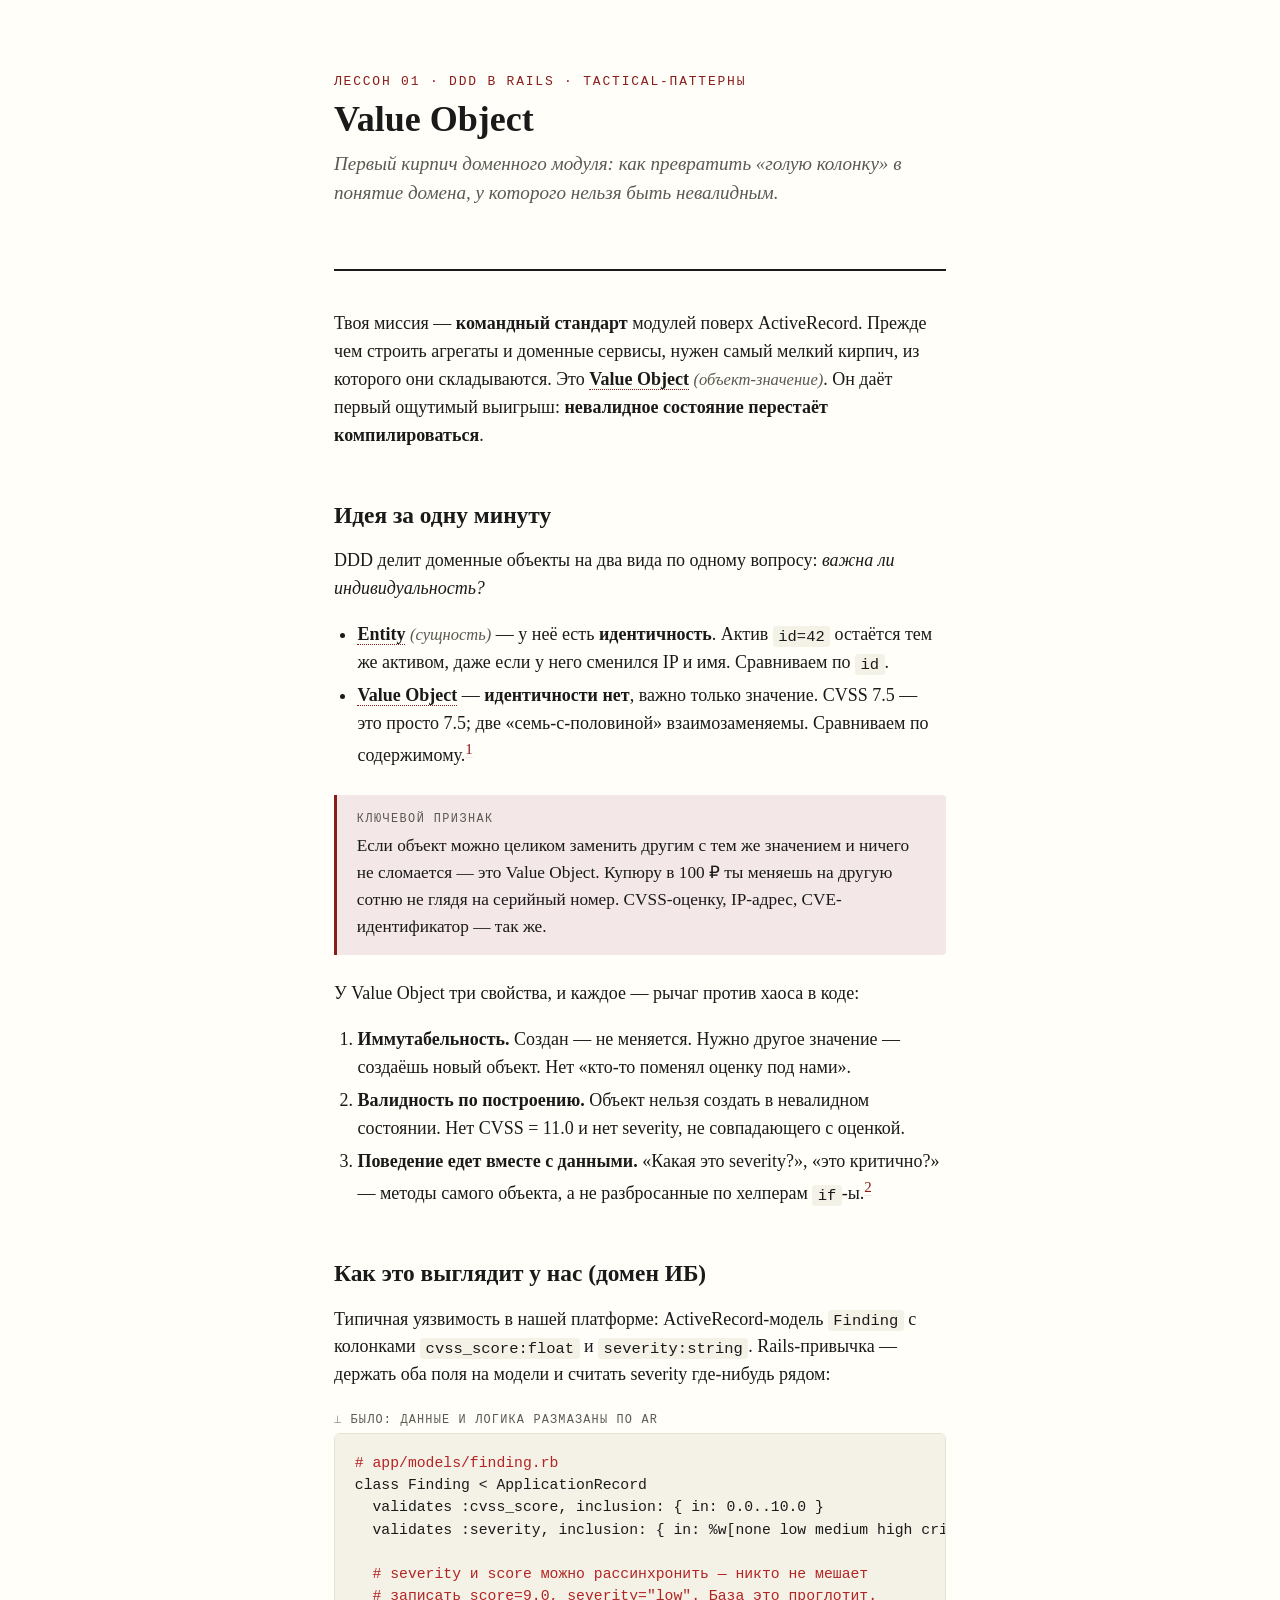
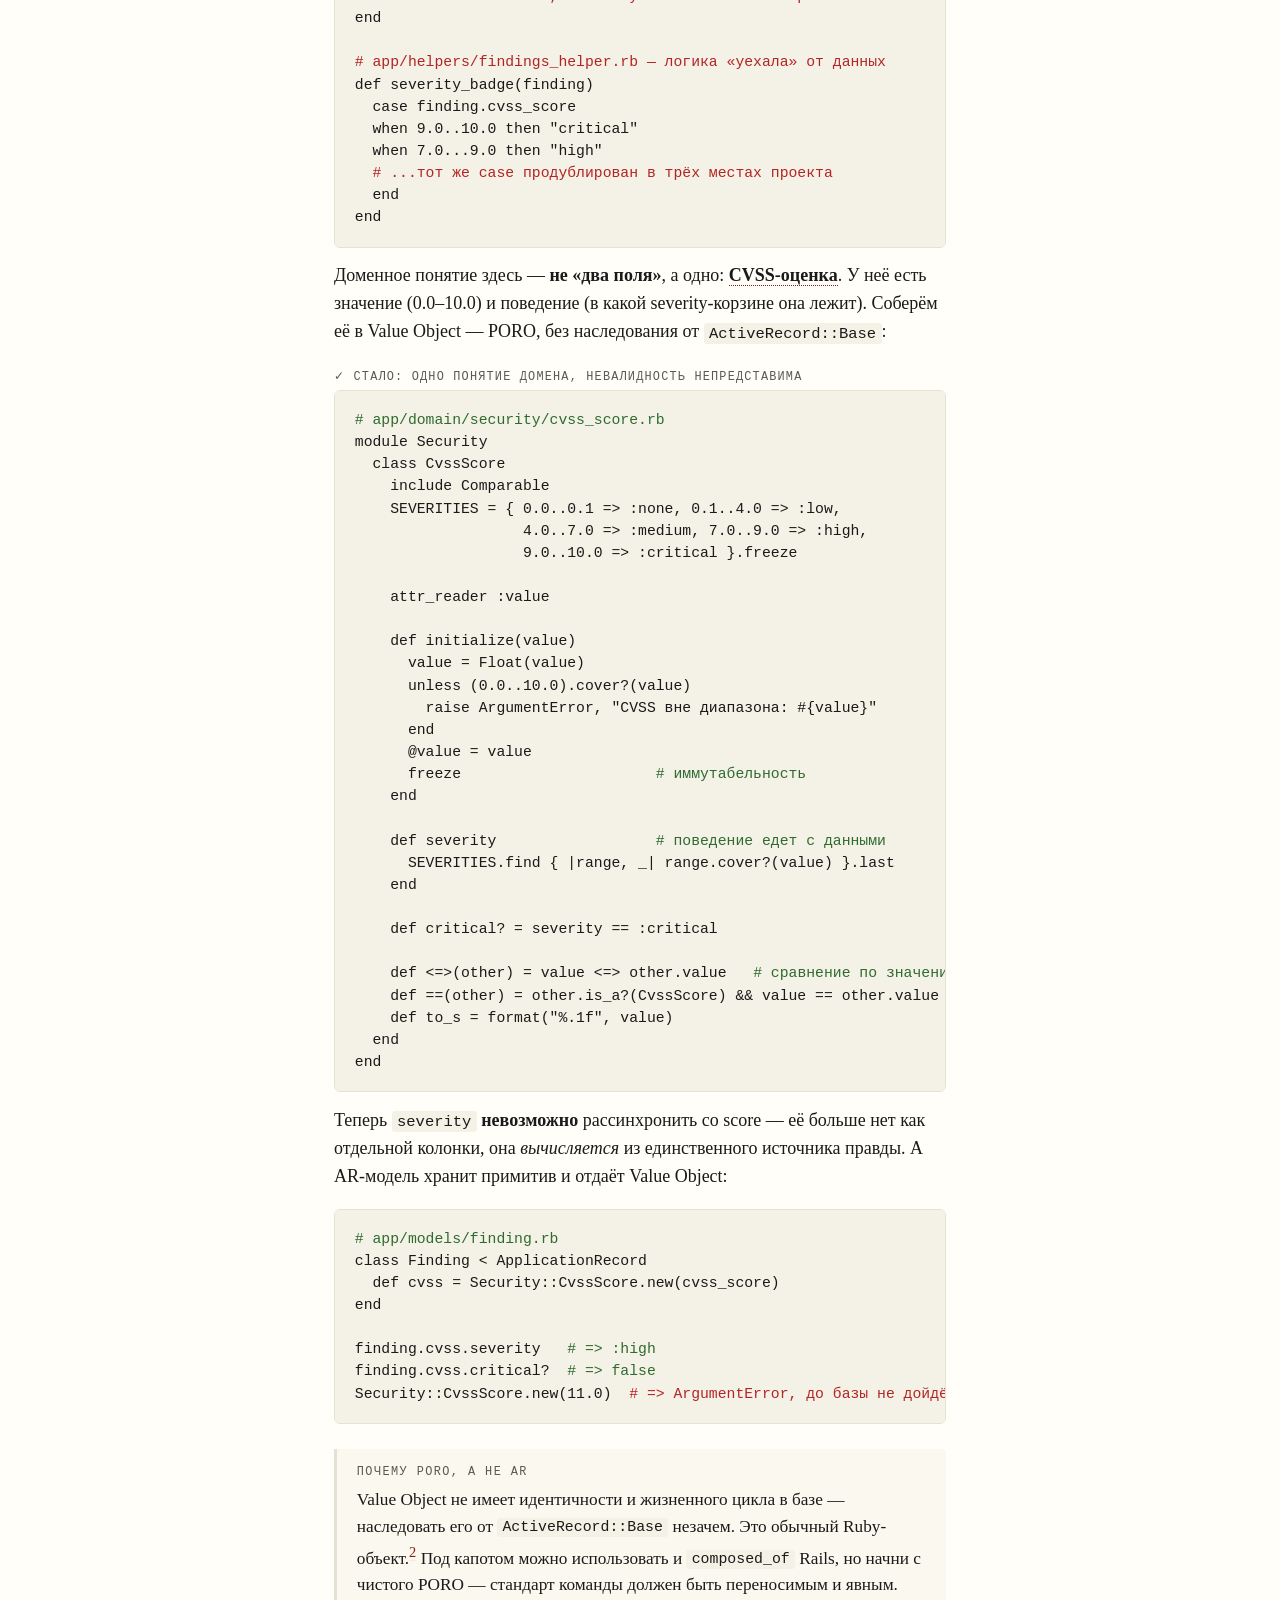
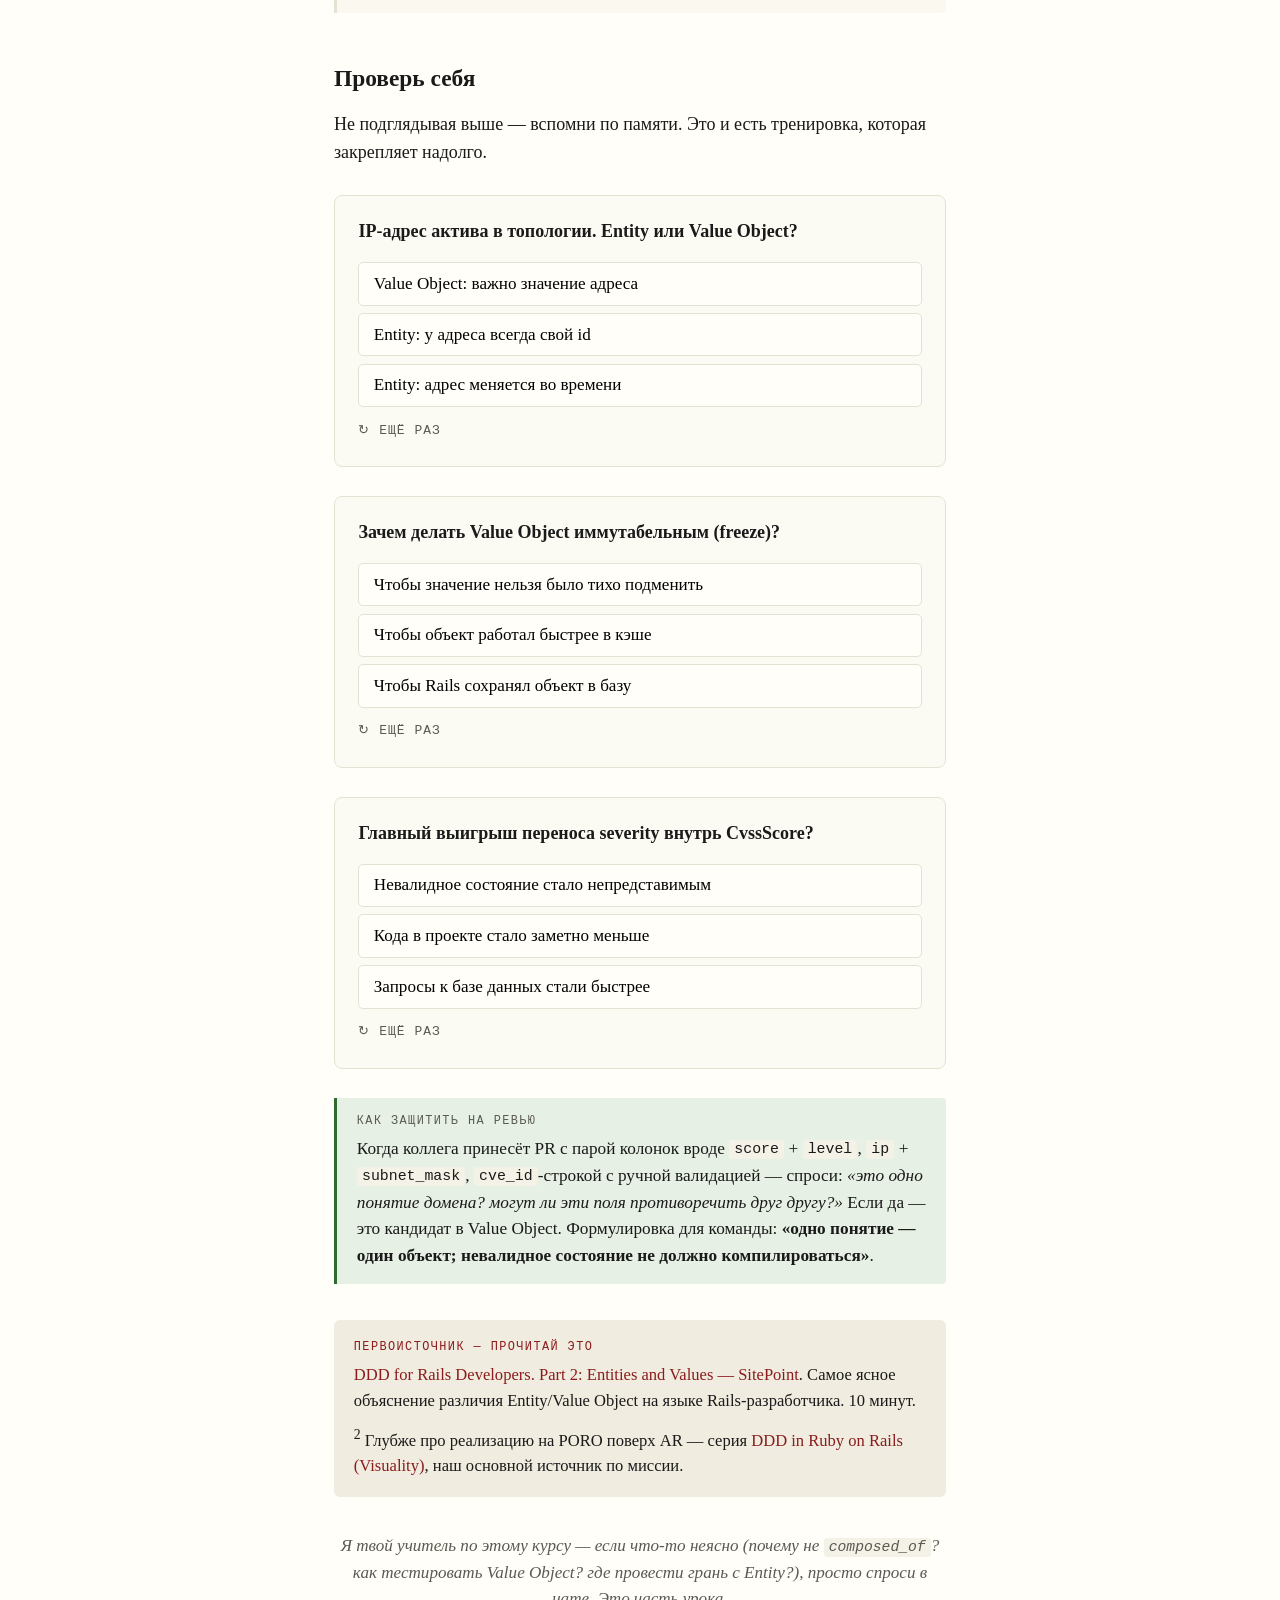
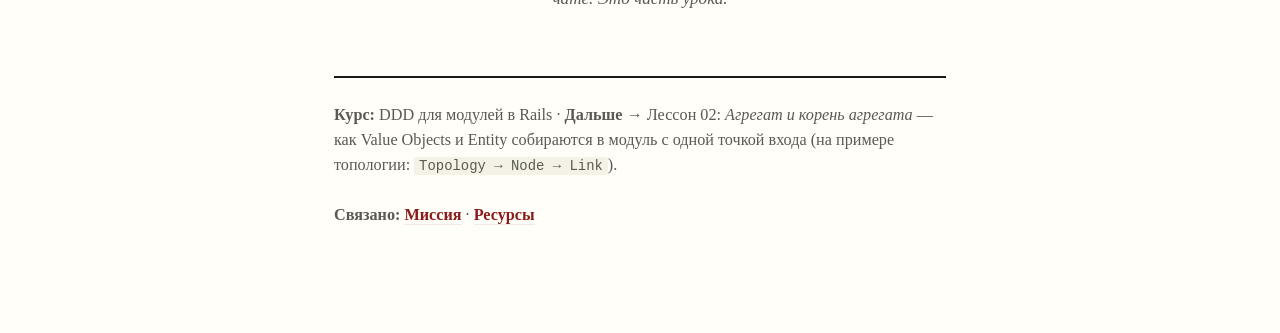
<file: courses/ddd-rails/lessons/0001-value-object.html>
<!DOCTYPE html>
<html lang="ru">
<head>
<meta charset="utf-8">
<meta name="viewport" content="width=device-width, initial-scale=1">
<title>Лессон 01 — Value Object: первый кирпич доменного модуля</title>
<link rel="stylesheet" href="../assets/lesson.css">
</head>
<body>

<header class="masthead">
  <p class="eyebrow">Лессон 01 · DDD в Rails · Tactical-паттерны</p>
  <h1>Value Object</h1>
  <p class="subtitle">Первый кирпич доменного модуля: как превратить «голую колонку» в понятие домена, у которого нельзя быть невалидным.</p>
</header>

<p>Твоя миссия — <b>командный стандарт</b> модулей поверх ActiveRecord. Прежде чем строить агрегаты и доменные сервисы, нужен самый мелкий кирпич, из которого они складываются. Это <span class="term">Value Object</span> <span class="en">(объект-значение)</span>. Он даёт первый ощутимый выигрыш: <b>невалидное состояние перестаёт компилироваться</b>.</p>

<h2>Идея за одну минуту</h2>

<p>DDD делит доменные объекты на два вида по одному вопросу: <em>важна ли индивидуальность?</em></p>

<ul>
  <li><span class="term">Entity</span> <span class="en">(сущность)</span> — у неё есть <b>идентичность</b>. Актив <code>id=42</code> остаётся тем же активом, даже если у него сменился IP и имя. Сравниваем по <code>id</code>.</li>
  <li><span class="term">Value Object</span> — <b>идентичности нет</b>, важно только значение. CVSS&nbsp;7.5 — это просто 7.5; две «семь-с-половиной» взаимозаменяемы. Сравниваем по содержимому.<sup><a href="#src1">1</a></sup></li>
</ul>

<div class="insight">
  <span class="callout-label">Ключевой признак</span>
  Если объект можно целиком заменить другим с тем же значением и ничего не сломается — это Value Object. Купюру в 100&nbsp;₽ ты меняешь на другую сотню не глядя на серийный номер. CVSS-оценку, IP-адрес, CVE-идентификатор — так же.
</div>

<p>У Value Object три свойства, и каждое — рычаг против хаоса в коде:</p>

<ol>
  <li><b>Иммутабельность.</b> Создан — не меняется. Нужно другое значение — создаёшь новый объект. Нет «кто-то поменял оценку под нами».</li>
  <li><b>Валидность по построению.</b> Объект нельзя создать в невалидном состоянии. Нет CVSS&nbsp;=&nbsp;11.0 и нет severity, не совпадающего с оценкой.</li>
  <li><b>Поведение едет вместе с данными.</b> «Какая это severity?», «это критично?» — методы самого объекта, а не разбросанные по хелперам <code>if</code>-ы.<sup><a href="#src2">2</a></sup></li>
</ol>

<h2>Как это выглядит у нас (домен ИБ)</h2>

<p>Типичная уязвимость в нашей платформе: ActiveRecord-модель <code>Finding</code> с колонками <code>cvss_score:float</code> и <code>severity:string</code>. Rails-привычка — держать оба поля на модели и считать severity где-нибудь рядом:</p>

<p class="code-label">⟂ Было: данные и логика размазаны по AR</p>
<pre><code><span class="bad"># app/models/finding.rb</span>
class Finding < ApplicationRecord
  validates :cvss_score, inclusion: { in: 0.0..10.0 }
  validates :severity, inclusion: { in: %w[none low medium high critical] }

  <span class="bad"># severity и score можно рассинхронить — никто не мешает</span>
  <span class="bad"># записать score=9.0, severity="low". База это проглотит.</span>
end

<span class="bad"># app/helpers/findings_helper.rb — логика «уехала» от данных</span>
def severity_badge(finding)
  case finding.cvss_score
  when 9.0..10.0 then "critical"
  when 7.0...9.0 then "high"
  <span class="bad"># ...тот же case продублирован в трёх местах проекта</span>
  end
end</code></pre>

<p>Доменное понятие здесь — <b>не «два поля»</b>, а одно: <span class="term">CVSS-оценка</span>. У неё есть значение (0.0–10.0) и поведение (в какой severity-корзине она лежит). Соберём её в Value Object — PORO, без наследования от <code>ActiveRecord::Base</code>:</p>

<p class="code-label">✓ Стало: одно понятие домена, невалидность непредставима</p>
<pre><code><span class="good"># app/domain/security/cvss_score.rb</span>
module Security
  class CvssScore
    include Comparable
    SEVERITIES = { 0.0..0.1 => :none, 0.1..4.0 => :low,
                   4.0..7.0 => :medium, 7.0..9.0 => :high,
                   9.0..10.0 => :critical }.freeze

    attr_reader :value

    def initialize(value)
      value = Float(value)
      unless (0.0..10.0).cover?(value)
        raise ArgumentError, "CVSS вне диапазона: #{value}"
      end
      @value = value
      freeze                      <span class="good"># иммутабельность</span>
    end

    def severity                  <span class="good"># поведение едет с данными</span>
      SEVERITIES.find { |range, _| range.cover?(value) }.last
    end

    def critical? = severity == :critical

    def <=>(other) = value <=> other.value   <span class="good"># сравнение по значению</span>
    def ==(other) = other.is_a?(CvssScore) && value == other.value
    def to_s = format("%.1f", value)
  end
end</code></pre>

<p>Теперь <code>severity</code> <b>невозможно</b> рассинхронить со score — её больше нет как отдельной колонки, она <em>вычисляется</em> из единственного источника правды. А AR-модель хранит примитив и отдаёт Value Object:</p>

<pre><code><span class="good"># app/models/finding.rb</span>
class Finding < ApplicationRecord
  def cvss = Security::CvssScore.new(cvss_score)
end

finding.cvss.severity   <span class="good"># => :high</span>
finding.cvss.critical?  <span class="good"># => false</span>
Security::CvssScore.new(11.0)  <span class="bad"># => ArgumentError, до базы не дойдёт</span></code></pre>

<div class="note">
  <span class="callout-label">Почему PORO, а не AR</span>
  Value Object не имеет идентичности и жизненного цикла в базе — наследовать его от <code>ActiveRecord::Base</code> незачем. Это обычный Ruby-объект.<sup><a href="#src2">2</a></sup> Под капотом можно использовать и <code>composed_of</code> Rails, но начни с чистого PORO — стандарт команды должен быть переносимым и явным.
</div>

<h2>Проверь себя</h2>
<p>Не подглядывая выше — вспомни по памяти. Это и есть тренировка, которая закрепляет надолго.</p>

<div class="quiz" data-quiz>
  <p class="q">IP-адрес актива в топологии. Entity или Value Object?</p>
  <button data-correct>Value Object: важно значение адреса</button>
  <button>Entity: у адреса всегда свой id</button>
  <button>Entity: адрес меняется во времени</button>
  <p class="explain" hidden><b>Value Object.</b> Адрес <code>10.0.0.5</code> взаимозаменяем с любым другим <code>10.0.0.5</code> — индивидуальности нет, важно только значение. Сам <em>актив</em> — Entity, но его адрес — значение.</p>
  <button class="retry" hidden>↻ ещё раз</button>
</div>

<div class="quiz" data-quiz>
  <p class="q">Зачем делать Value Object иммутабельным (freeze)?</p>
  <button data-correct>Чтобы значение нельзя было тихо подменить</button>
  <button>Чтобы объект работал быстрее в кэше</button>
  <button>Чтобы Rails сохранял объект в базу</button>
  <p class="explain" hidden><b>Чтобы значение нельзя было тихо подменить.</b> Если один кусок кода держит ссылку на CVSS-оценку, а другой её мутирует — получаем «оценка поменялась под нами». Иммутабельность убирает целый класс багов: нужно другое значение — создаёшь новый объект.</p>
  <button class="retry" hidden>↻ ещё раз</button>
</div>

<div class="quiz" data-quiz>
  <p class="q">Главный выигрыш переноса severity внутрь CvssScore?</p>
  <button data-correct>Невалидное состояние стало непредставимым</button>
  <button>Кода в проекте стало заметно меньше</button>
  <button>Запросы к базе данных стали быстрее</button>
  <p class="explain" hidden><b>Невалидное состояние стало непредставимым.</b> Раньше score и severity жили в двух колонках и могли противоречить друг другу. Теперь severity вычисляется из единственного источника правды — рассинхрон физически невозможен. Это и есть «make illegal states unrepresentable».</p>
  <button class="retry" hidden>↻ ещё раз</button>
</div>

<div class="review">
  <span class="callout-label">Как защитить на ревью</span>
  Когда коллега принесёт PR с парой колонок вроде <code>score</code> + <code>level</code>, <code>ip</code> + <code>subnet_mask</code>, <code>cve_id</code>-строкой с ручной валидацией — спроси: <em>«это одно понятие домена? могут ли эти поля противоречить друг другу?»</em> Если да — это кандидат в Value Object. Формулировка для команды: <b>«одно понятие — один объект; невалидное состояние не должно компилироваться»</b>.
</div>

<div class="source" id="src1">
  <span class="callout-label">Первоисточник — прочитай это</span>
  <a href="https://www.sitepoint.com/ddd-for-rails-developers-part-2-entities-and-values/">DDD for Rails Developers. Part 2: Entities and Values — SitePoint</a>.
  Самое ясное объяснение различия Entity/Value Object на языке Rails-разработчика. 10 минут.
  <p style="margin:0.6rem 0 0"><sup id="src2">2</sup> Глубже про реализацию на PORO поверх AR — серия <a href="https://www.visuality.pl/posts/aggregate-ddd-in-ruby-on-rails">DDD in Ruby on Rails (Visuality)</a>, наш основной источник по миссии.</p>
</div>

<p class="ask">Я твой учитель по этому курсу — если что-то неясно (почему не <code>composed_of</code>? как тестировать Value Object? где провести грань с Entity?), просто спроси в чате. Это часть урока.</p>

<div class="footer">
  <b>Курс:</b> DDD для модулей в Rails ·
  <b>Дальше →</b> Лессон 02: <i>Агрегат и корень агрегата</i> — как Value Objects и Entity собираются в модуль с одной точкой входа (на примере топологии: <code>Topology → Node → Link</code>).
  <br><br>
  <b>Связано:</b> <a href="../MISSION.md">Миссия</a> · <a href="../RESOURCES.md">Ресурсы</a>
</div>

<script src="../assets/quiz.js"></script>
</body>
</html>
</file>
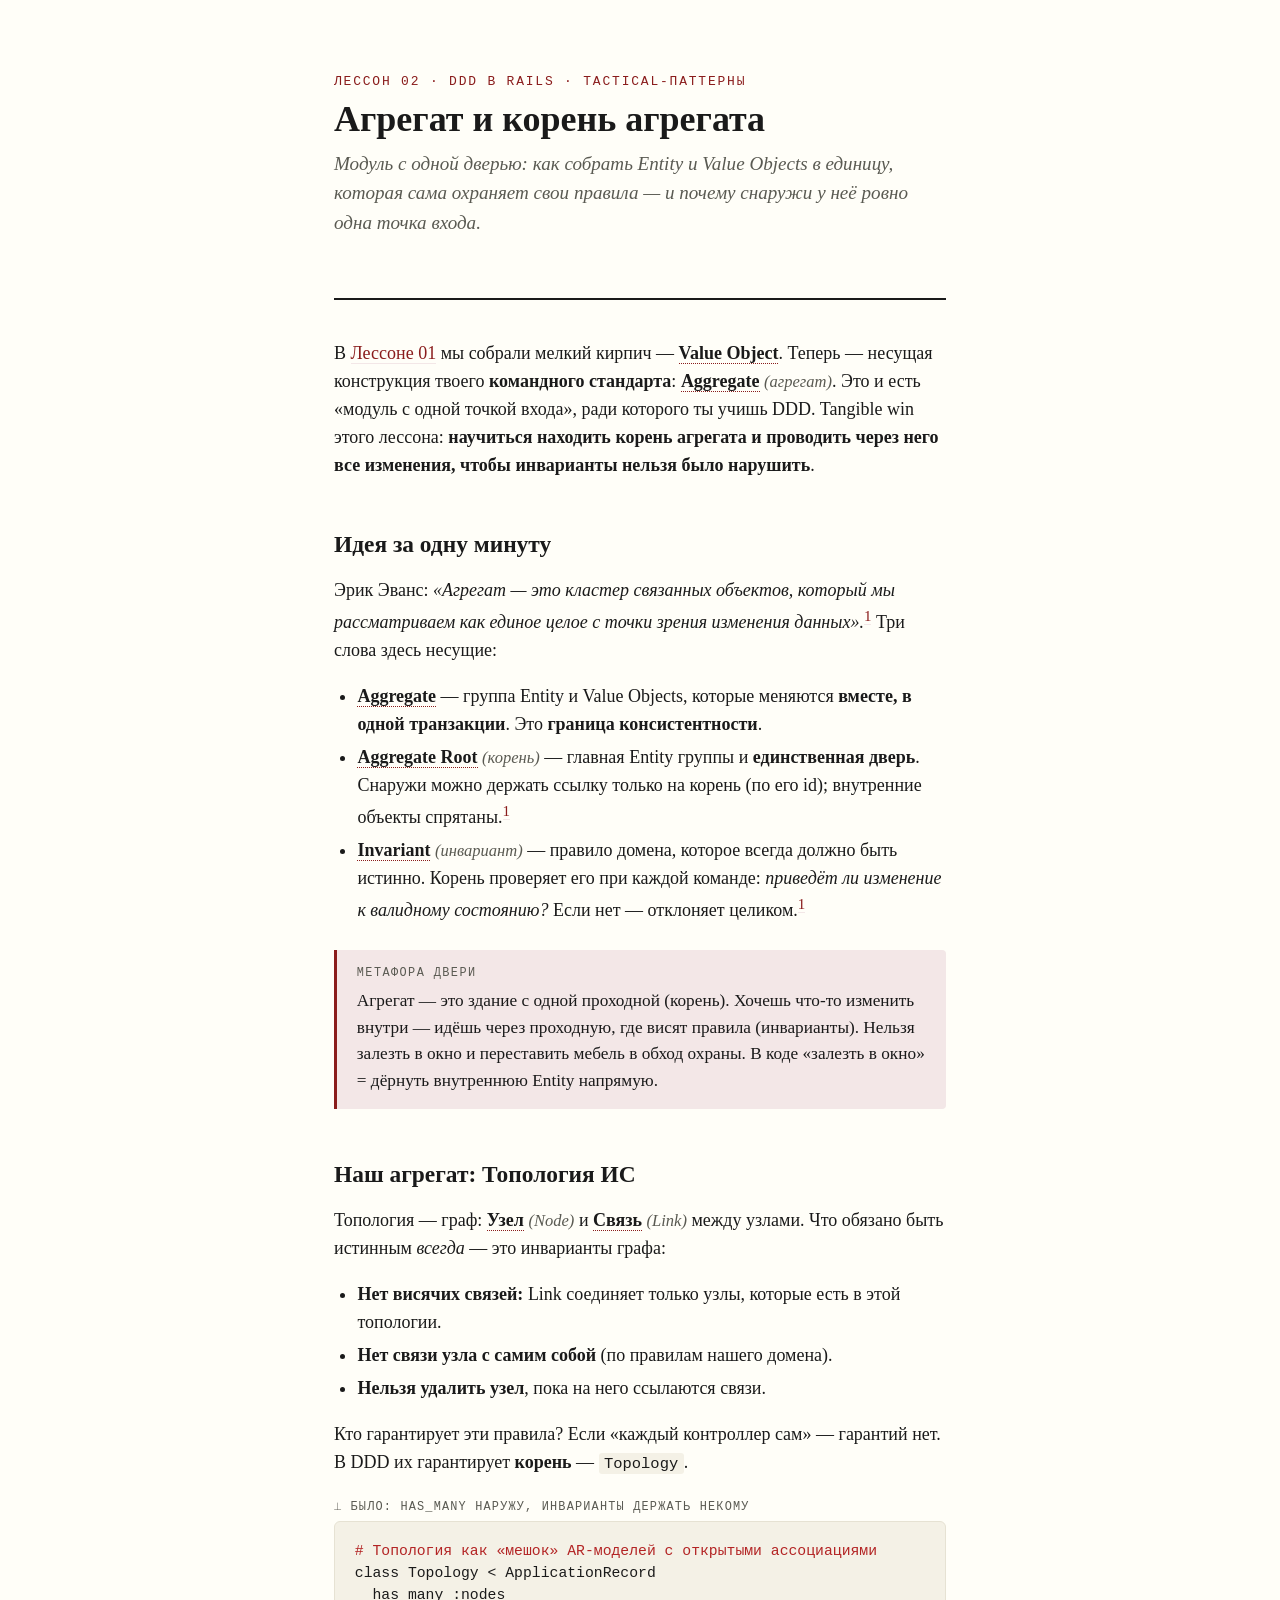
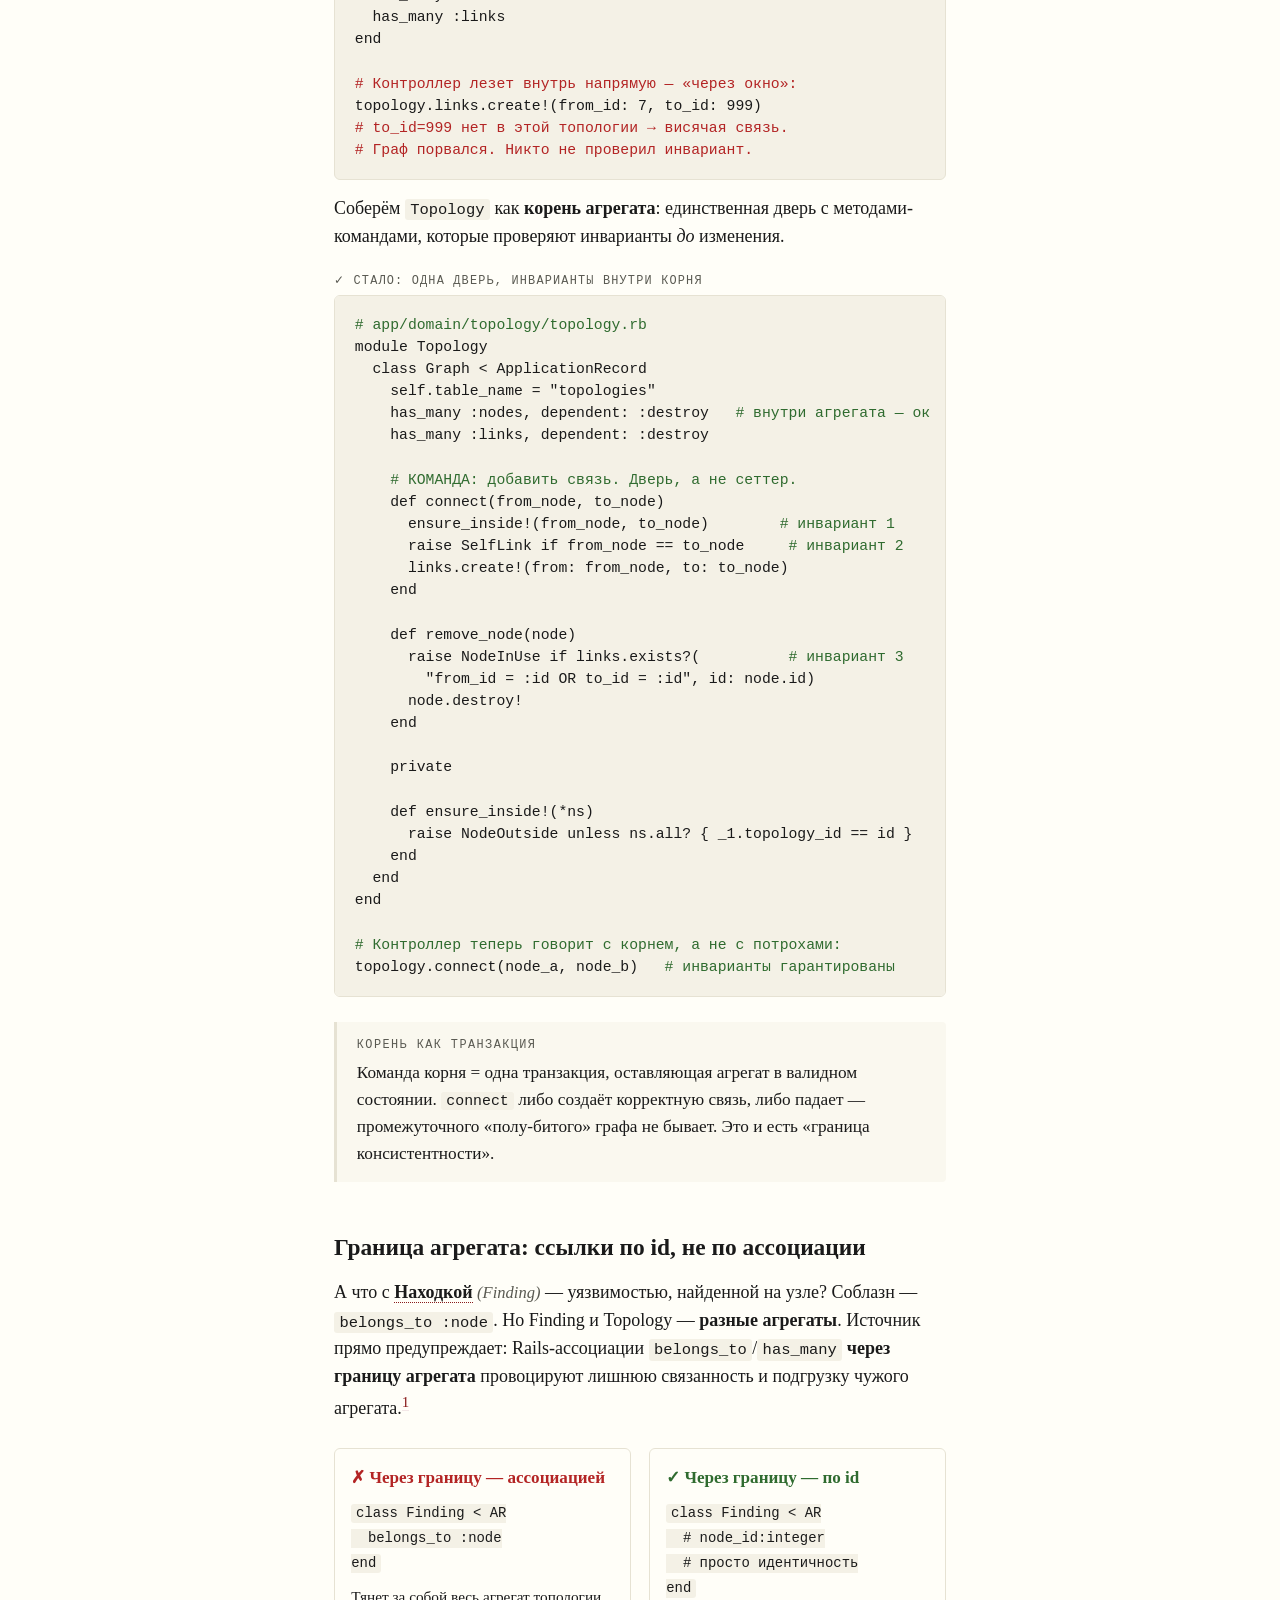
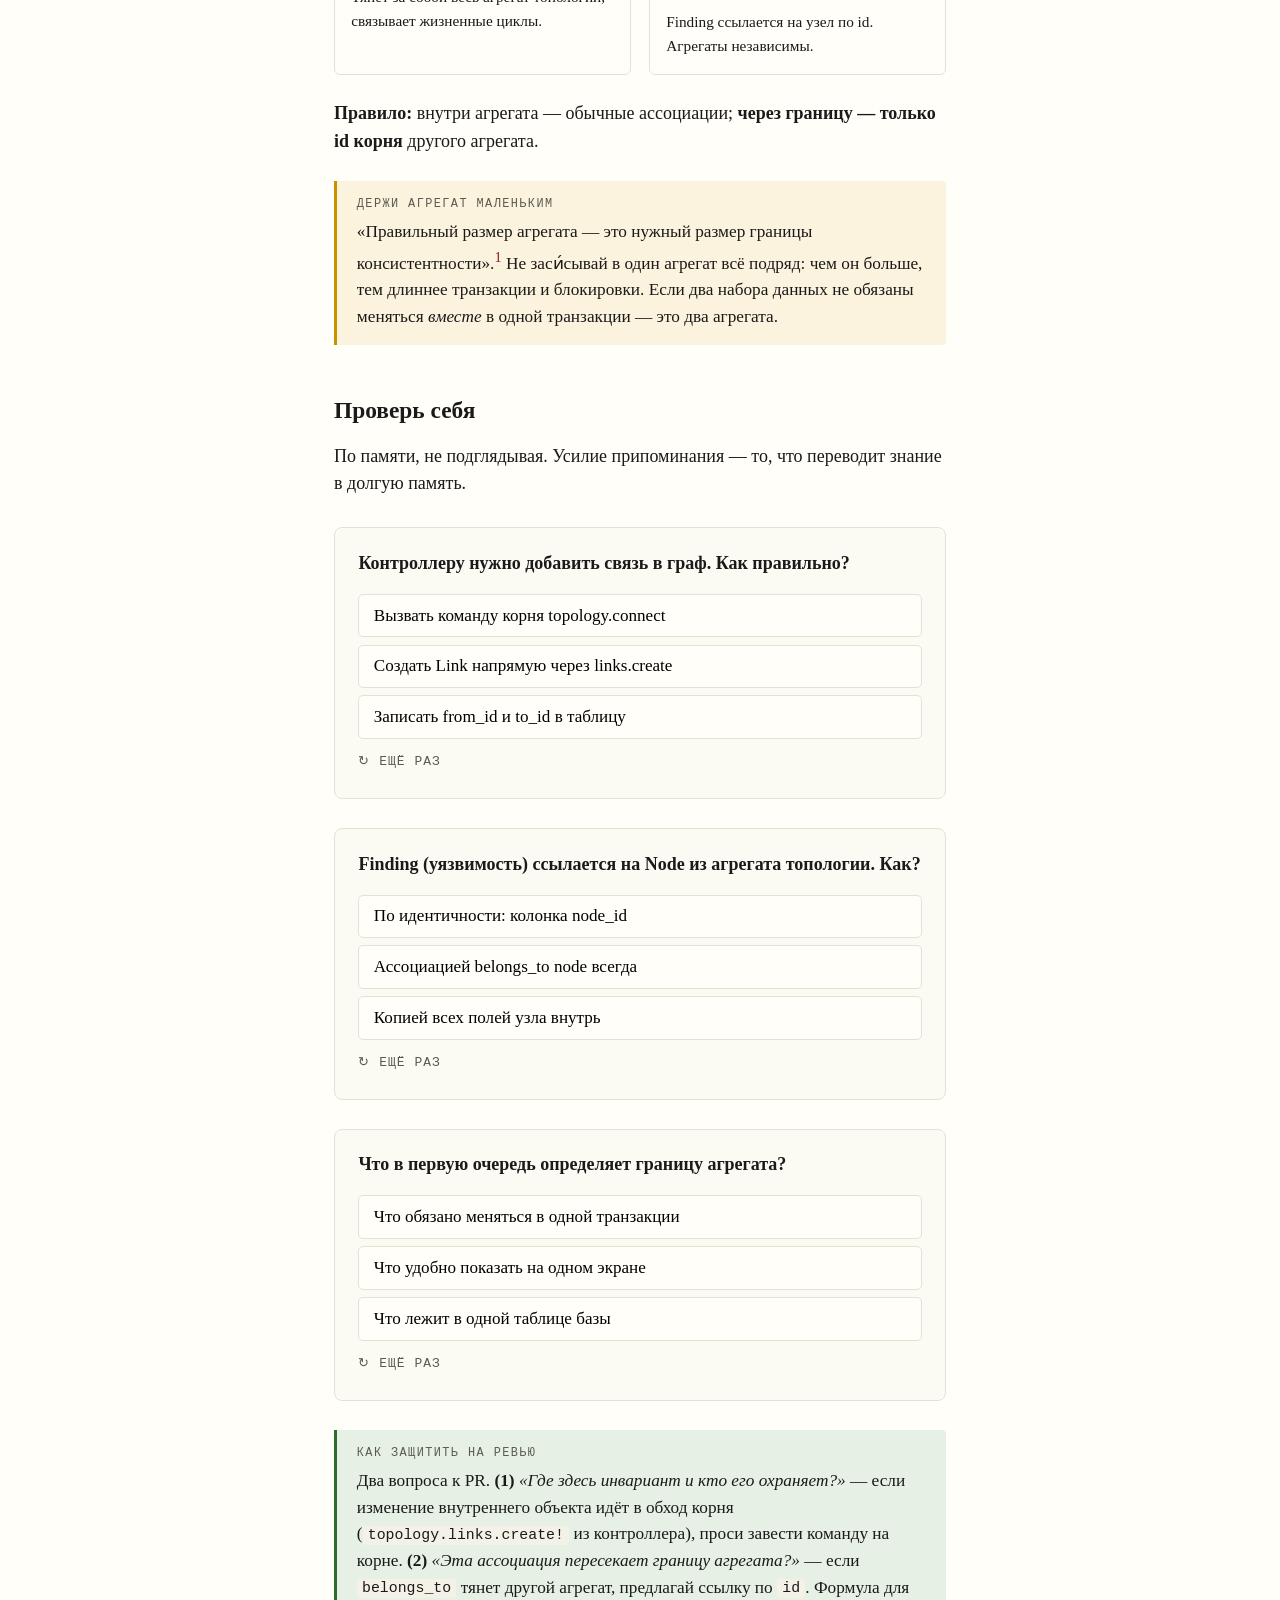
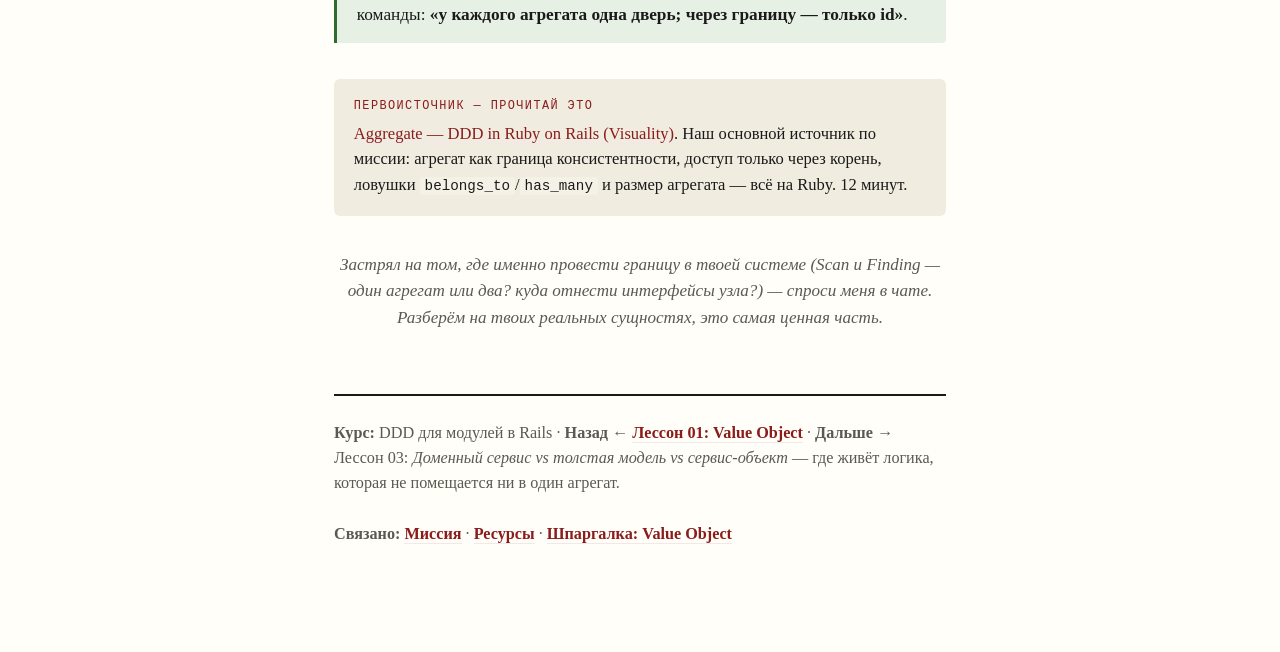
<file: courses/ddd-rails/lessons/0002-aggregate.html>
<!DOCTYPE html>
<html lang="ru">
<head>
<meta charset="utf-8">
<meta name="viewport" content="width=device-width, initial-scale=1">
<title>Лессон 02 — Агрегат и корень агрегата</title>
<link rel="stylesheet" href="../assets/lesson.css">
</head>
<body>

<header class="masthead">
  <p class="eyebrow">Лессон 02 · DDD в Rails · Tactical-паттерны</p>
  <h1>Агрегат и корень агрегата</h1>
  <p class="subtitle">Модуль с одной дверью: как собрать Entity и Value Objects в единицу, которая сама охраняет свои правила — и почему снаружи у неё ровно одна точка входа.</p>
</header>

<p>В <a href="0001-value-object.html">Лессоне 01</a> мы собрали мелкий кирпич — <span class="term">Value Object</span>. Теперь — несущая конструкция твоего <b>командного стандарта</b>: <span class="term">Aggregate</span> <span class="en">(агрегат)</span>. Это и есть «модуль с одной точкой входа», ради которого ты учишь DDD. Tangible win этого лессона: <b>научиться находить корень агрегата и проводить через него все изменения, чтобы инварианты нельзя было нарушить</b>.</p>

<h2>Идея за одну минуту</h2>

<p>Эрик Эванс: <em>«Агрегат — это кластер связанных объектов, который мы рассматриваем как единое целое с точки зрения изменения данных».</em><sup><a href="#src">1</a></sup> Три слова здесь несущие:</p>

<ul>
  <li><span class="term">Aggregate</span> — группа Entity и Value Objects, которые меняются <b>вместе, в одной транзакции</b>. Это <b>граница консистентности</b>.</li>
  <li><span class="term">Aggregate Root</span> <span class="en">(корень)</span> — главная Entity группы и <b>единственная дверь</b>. Снаружи можно держать ссылку только на корень (по его id); внутренние объекты спрятаны.<sup><a href="#src">1</a></sup></li>
  <li><span class="term">Invariant</span> <span class="en">(инвариант)</span> — правило домена, которое всегда должно быть истинно. Корень проверяет его при каждой команде: <em>приведёт ли изменение к валидному состоянию?</em> Если нет — отклоняет целиком.<sup><a href="#src">1</a></sup></li>
</ul>

<div class="insight">
  <span class="callout-label">Метафора двери</span>
  Агрегат — это здание с одной проходной (корень). Хочешь что-то изменить внутри — идёшь через проходную, где висят правила (инварианты). Нельзя залезть в окно и переставить мебель в обход охраны. В коде «залезть в окно» = дёрнуть внутреннюю Entity напрямую.
</div>

<h2>Наш агрегат: Топология ИС</h2>

<p>Топология — граф: <span class="term">Узел</span> <span class="en">(Node)</span> и <span class="term">Связь</span> <span class="en">(Link)</span> между узлами. Что обязано быть истинным <em>всегда</em> — это инварианты графа:</p>

<ul>
  <li><b>Нет висячих связей:</b> Link соединяет только узлы, которые есть в этой топологии.</li>
  <li><b>Нет связи узла с самим собой</b> (по правилам нашего домена).</li>
  <li><b>Нельзя удалить узел</b>, пока на него ссылаются связи.</li>
</ul>

<p>Кто гарантирует эти правила? Если «каждый контроллер сам» — гарантий нет. В DDD их гарантирует <b>корень</b> — <code>Topology</code>.</p>

<p class="code-label">⟂ Было: has_many наружу, инварианты держать некому</p>
<pre><code><span class="bad"># Топология как «мешок» AR-моделей с открытыми ассоциациями</span>
class Topology < ApplicationRecord
  has_many :nodes
  has_many :links
end

<span class="bad"># Контроллер лезет внутрь напрямую — «через окно»:</span>
topology.links.create!(from_id: 7, to_id: 999)
<span class="bad"># to_id=999 нет в этой топологии → висячая связь.</span>
<span class="bad"># Граф порвался. Никто не проверил инвариант.</span></code></pre>

<p>Соберём <code>Topology</code> как <b>корень агрегата</b>: единственная дверь с методами-командами, которые проверяют инварианты <em>до</em> изменения.</p>

<p class="code-label">✓ Стало: одна дверь, инварианты внутри корня</p>
<pre><code><span class="good"># app/domain/topology/topology.rb</span>
module Topology
  class Graph < ApplicationRecord
    self.table_name = "topologies"
    has_many :nodes, dependent: :destroy   <span class="good"># внутри агрегата — ок</span>
    has_many :links, dependent: :destroy

    <span class="good"># КОМАНДА: добавить связь. Дверь, а не сеттер.</span>
    def connect(from_node, to_node)
      ensure_inside!(from_node, to_node)        <span class="good"># инвариант 1</span>
      raise SelfLink if from_node == to_node     <span class="good"># инвариант 2</span>
      links.create!(from: from_node, to: to_node)
    end

    def remove_node(node)
      raise NodeInUse if links.exists?(          <span class="good"># инвариант 3</span>
        "from_id = :id OR to_id = :id", id: node.id)
      node.destroy!
    end

    private

    def ensure_inside!(*ns)
      raise NodeOutside unless ns.all? { _1.topology_id == id }
    end
  end
end

<span class="good"># Контроллер теперь говорит с корнем, а не с потрохами:</span>
topology.connect(node_a, node_b)   <span class="good"># инварианты гарантированы</span></code></pre>

<div class="note">
  <span class="callout-label">Корень как транзакция</span>
  Команда корня = одна транзакция, оставляющая агрегат в валидном состоянии. <code>connect</code> либо создаёт корректную связь, либо падает — промежуточного «полу-битого» графа не бывает. Это и есть «граница консистентности».
</div>

<h2>Граница агрегата: ссылки по id, не по ассоциации</h2>

<p>А что с <span class="term">Находкой</span> <span class="en">(Finding)</span> — уязвимостью, найденной на узле? Соблазн — <code>belongs_to :node</code>. Но Finding и Topology — <b>разные агрегаты</b>. Источник прямо предупреждает: Rails-ассоциации <code>belongs_to</code>/<code>has_many</code> <b>через границу агрегата</b> провоцируют лишнюю связанность и подгрузку чужого агрегата.<sup><a href="#src">1</a></sup></p>

<div class="compare">
  <div class="col-bad">
    <div class="h">✗ Через границу — ассоциацией</div>
    <code>class Finding &lt; AR<br>&nbsp;&nbsp;belongs_to :node<br>end</code>
    <p style="margin:.5rem 0 0;font-size:.85rem">Тянет за собой весь агрегат топологии, связывает жизненные циклы.</p>
  </div>
  <div class="col-good">
    <div class="h">✓ Через границу — по id</div>
    <code>class Finding &lt; AR<br>&nbsp;&nbsp;# node_id:integer<br>&nbsp;&nbsp;# просто идентичность<br>end</code>
    <p style="margin:.5rem 0 0;font-size:.85rem">Finding ссылается на узел по id. Агрегаты независимы.</p>
  </div>
</div>

<p><b>Правило:</b> внутри агрегата — обычные ассоциации; <b>через границу — только id корня</b> другого агрегата.</p>

<div class="warn">
  <span class="callout-label">Держи агрегат маленьким</span>
  «Правильный размер агрегата — это нужный размер границы консистентности».<sup><a href="#src">1</a></sup> Не заси́сывай в один агрегат всё подряд: чем он больше, тем длиннее транзакции и блокировки. Если два набора данных не обязаны меняться <em>вместе</em> в одной транзакции — это два агрегата.
</div>

<h2>Проверь себя</h2>
<p>По памяти, не подглядывая. Усилие припоминания — то, что переводит знание в долгую память.</p>

<div class="quiz" data-quiz>
  <p class="q">Контроллеру нужно добавить связь в граф. Как правильно?</p>
  <button data-correct>Вызвать команду корня topology.connect</button>
  <button>Создать Link напрямую через links.create</button>
  <button>Записать from_id и to_id в таблицу</button>
  <p class="explain" hidden><b>Через команду корня.</b> Только корень проверяет инварианты (оба узла внутри, нет петли). Прямое создание Link — это «влезть в окно» в обход охраны: инварианты никто не гарантирует.</p>
  <button class="retry" hidden>↻ ещё раз</button>
</div>

<div class="quiz" data-quiz>
  <p class="q">Finding (уязвимость) ссылается на Node из агрегата топологии. Как?</p>
  <button data-correct>По идентичности: колонка node_id</button>
  <button>Ассоциацией belongs_to node всегда</button>
  <button>Копией всех полей узла внутрь</button>
  <p class="explain" hidden><b>По идентичности (node_id).</b> Finding и Topology — разные агрегаты. Через границу держим только ссылку-id на корень/сущность другого агрегата, а не AR-ассоциацию, которая тянет и связывает чужой агрегат целиком.</p>
  <button class="retry" hidden>↻ ещё раз</button>
</div>

<div class="quiz" data-quiz>
  <p class="q">Что в первую очередь определяет границу агрегата?</p>
  <button data-correct>Что обязано меняться в одной транзакции</button>
  <button>Что удобно показать на одном экране</button>
  <button>Что лежит в одной таблице базы</button>
  <p class="explain" hidden><b>Граница консистентности.</b> Агрегат — это набор объектов, которые должны оставаться согласованными вместе, в одной транзакции. Не экран, не таблица — а инварианты, которые надо удерживать атомарно. Поэтому агрегаты держат маленькими.</p>
  <button class="retry" hidden>↻ ещё раз</button>
</div>

<div class="review">
  <span class="callout-label">Как защитить на ревью</span>
  Два вопроса к PR. <b>(1)</b> <em>«Где здесь инвариант и кто его охраняет?»</em> — если изменение внутреннего объекта идёт в обход корня (<code>topology.links.create!</code> из контроллера), проси завести команду на корне. <b>(2)</b> <em>«Эта ассоциация пересекает границу агрегата?»</em> — если <code>belongs_to</code> тянет другой агрегат, предлагай ссылку по <code>id</code>. Формула для команды: <b>«у каждого агрегата одна дверь; через границу — только id»</b>.
</div>

<div class="source" id="src">
  <span class="callout-label">Первоисточник — прочитай это</span>
  <a href="https://www.visuality.pl/posts/aggregate-ddd-in-ruby-on-rails">Aggregate — DDD in Ruby on Rails (Visuality)</a>.
  Наш основной источник по миссии: агрегат как граница консистентности, доступ только через корень, ловушки <code>belongs_to</code>/<code>has_many</code> и размер агрегата — всё на Ruby. 12 минут.
</div>

<p class="ask">Застрял на том, где именно провести границу в твоей системе (Scan и Finding — один агрегат или два? куда отнести интерфейсы узла?) — спроси меня в чате. Разберём на твоих реальных сущностях, это самая ценная часть.</p>

<div class="footer">
  <b>Курс:</b> DDD для модулей в Rails ·
  <b>Назад ←</b> <a href="0001-value-object.html">Лессон 01: Value Object</a> ·
  <b>Дальше →</b> Лессон 03: <i>Доменный сервис vs толстая модель vs сервис-объект</i> — где живёт логика, которая не помещается ни в один агрегат.
  <br><br>
  <b>Связано:</b> <a href="../MISSION.md">Миссия</a> · <a href="../RESOURCES.md">Ресурсы</a> · <a href="../reference/value-object.html">Шпаргалка: Value Object</a>
</div>

<script src="../assets/quiz.js"></script>
</body>
</html>
</file>
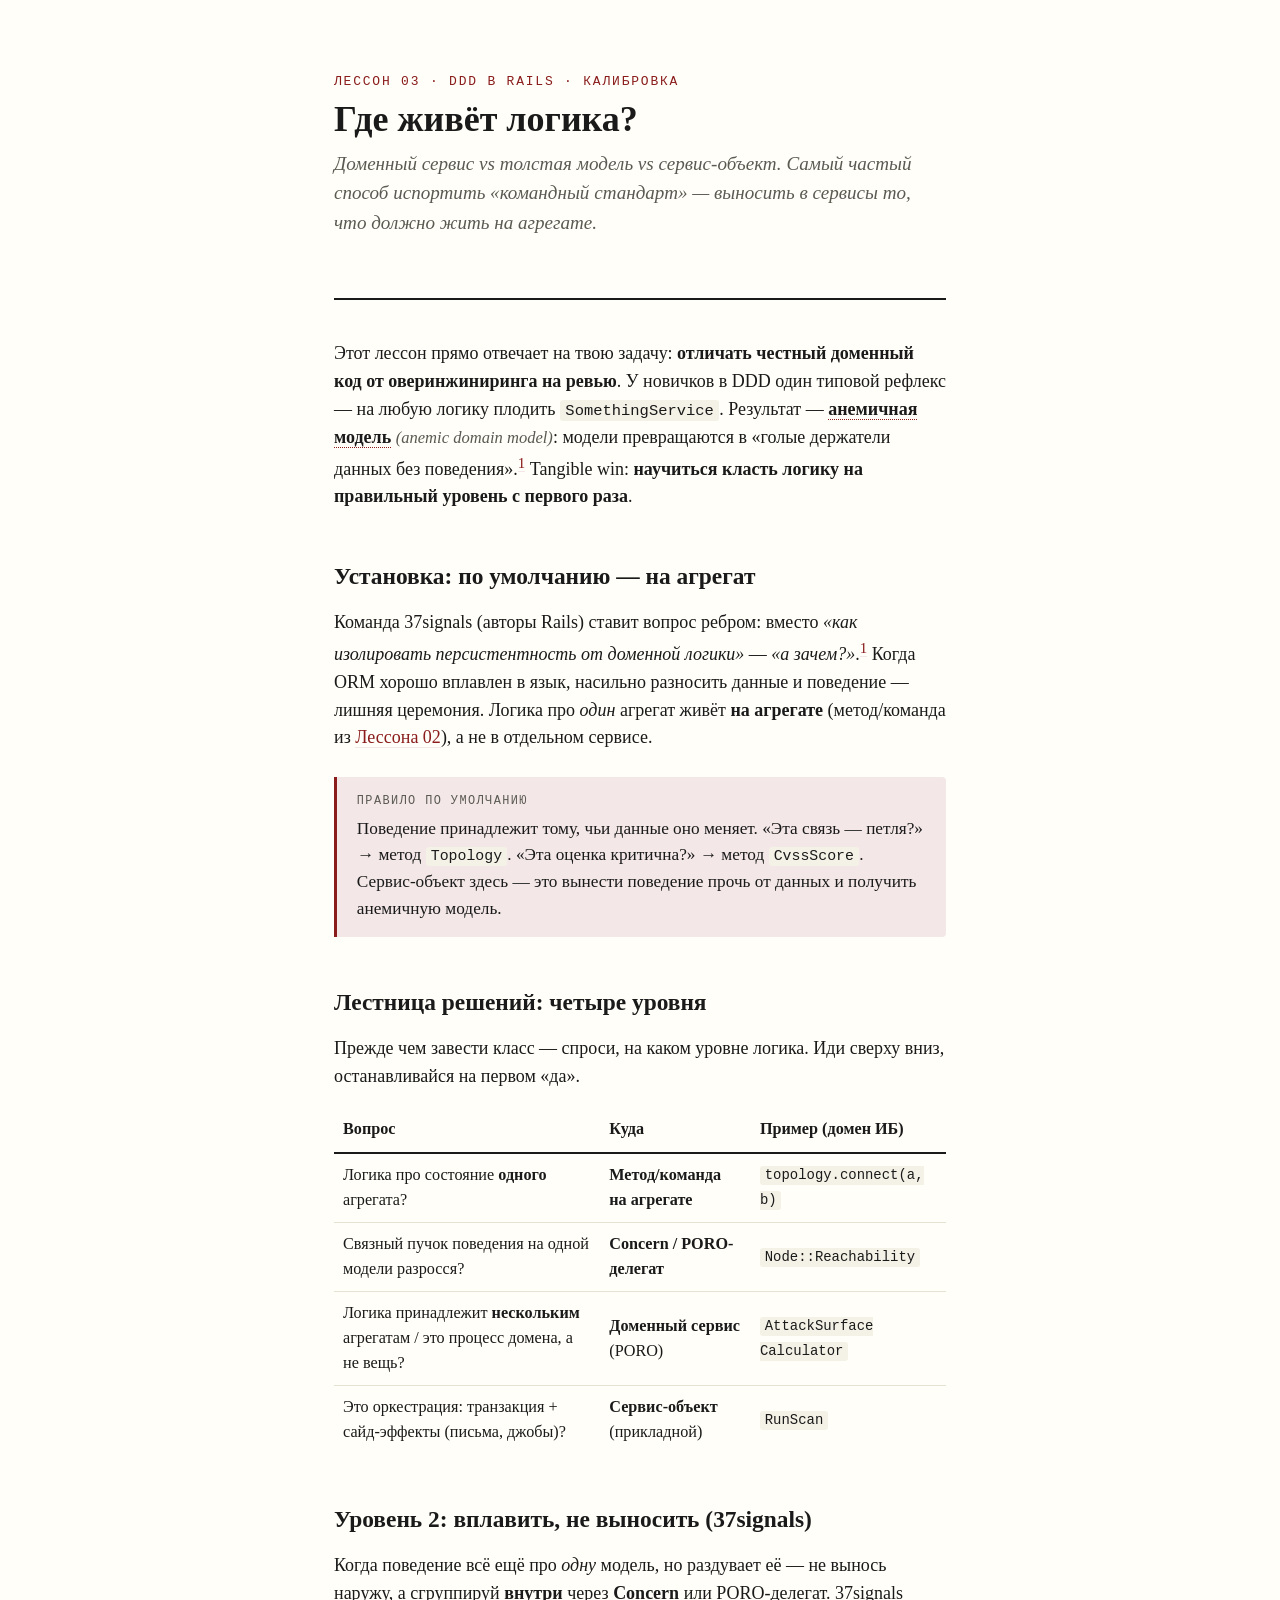
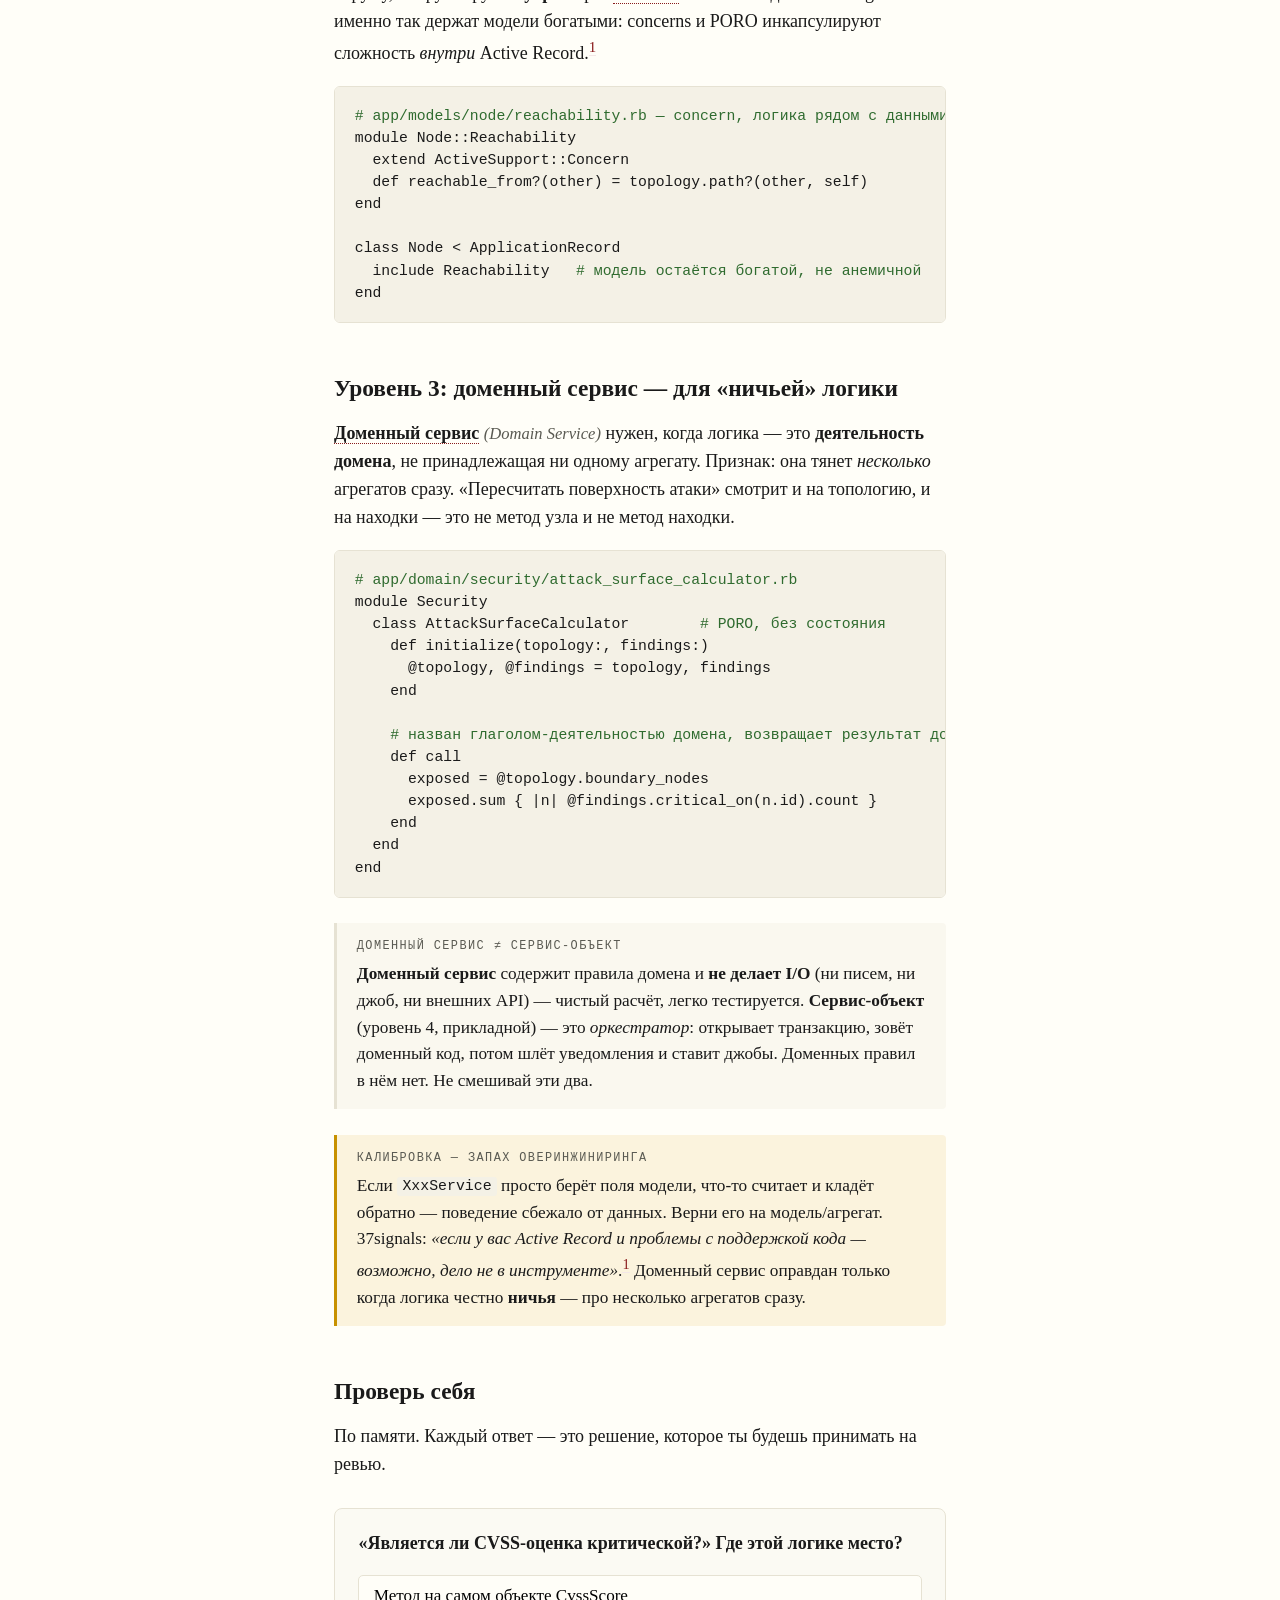
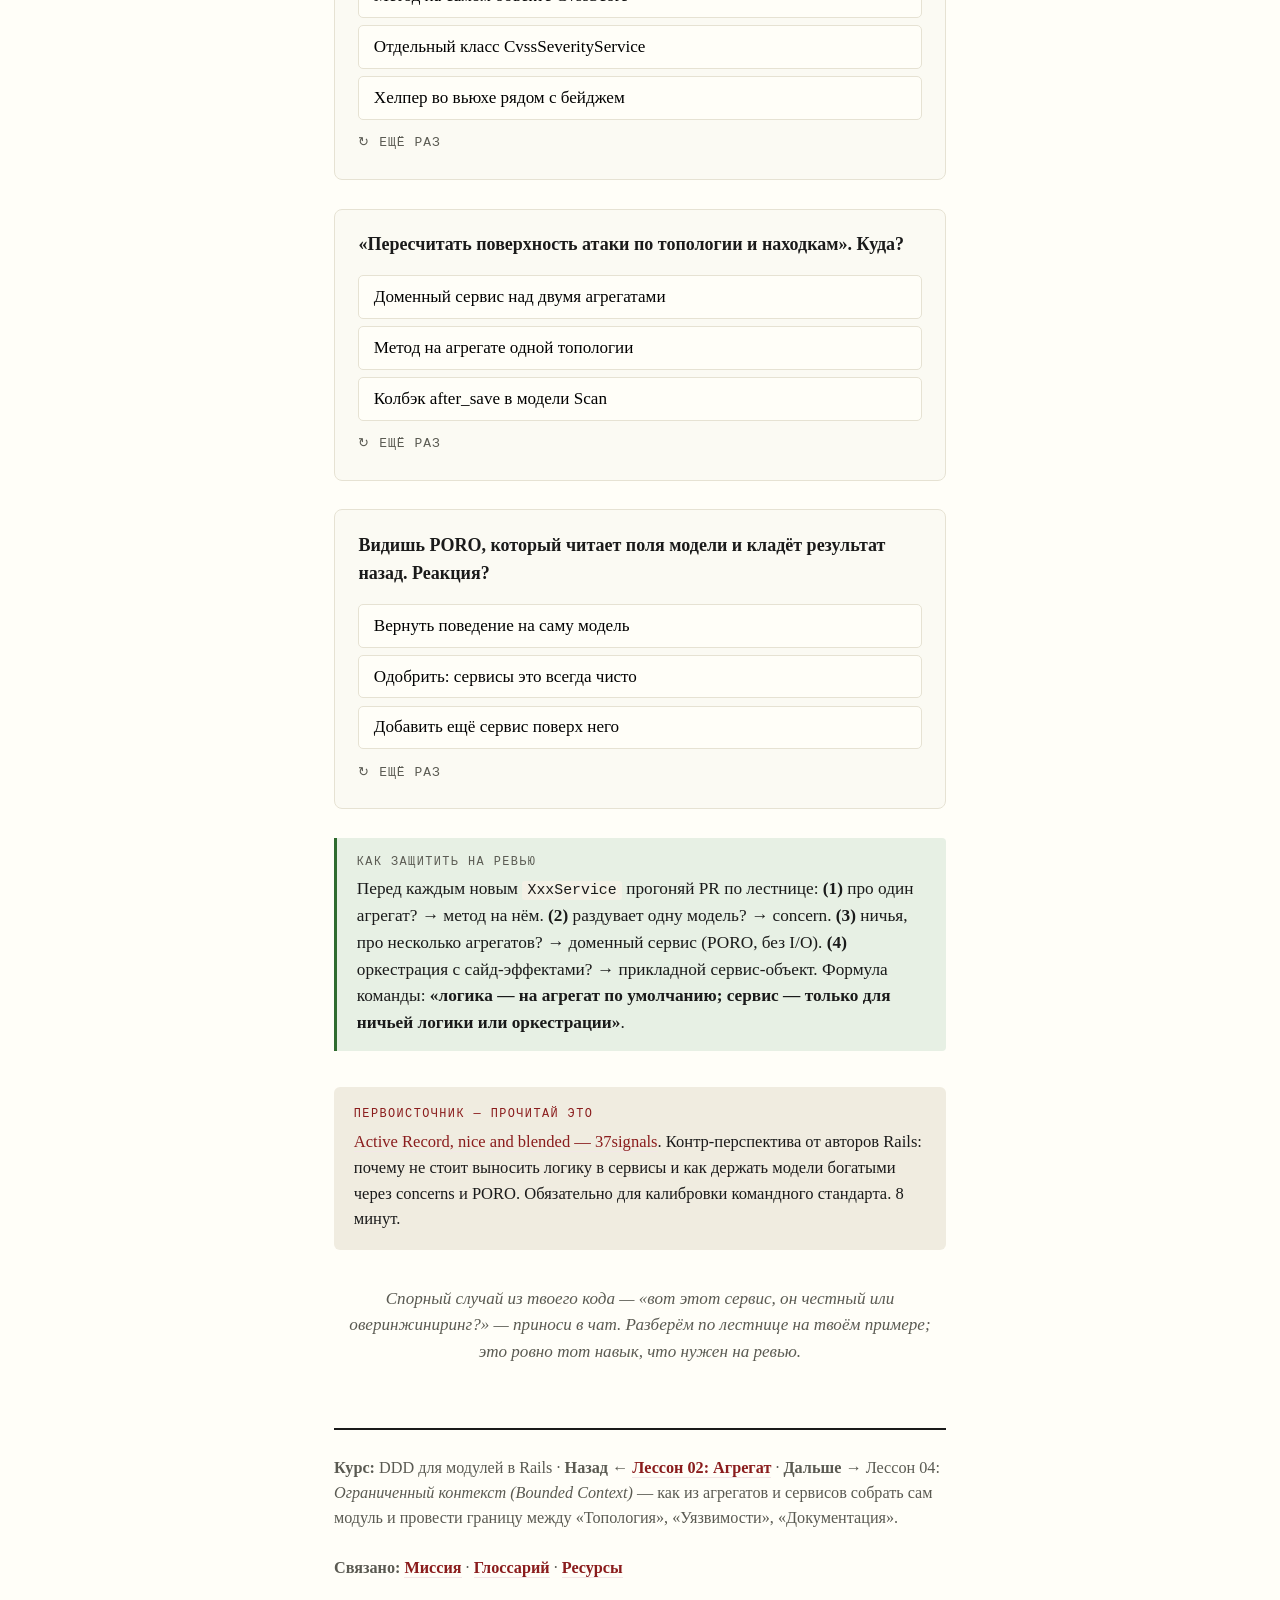
<file: courses/ddd-rails/lessons/0003-domain-service.html>
<!DOCTYPE html>
<html lang="ru">
<head>
<meta charset="utf-8">
<meta name="viewport" content="width=device-width, initial-scale=1">
<title>Лессон 03 — Где живёт логика: доменный сервис vs толстая модель</title>
<link rel="stylesheet" href="../assets/lesson.css">
</head>
<body>

<header class="masthead">
  <p class="eyebrow">Лессон 03 · DDD в Rails · Калибровка</p>
  <h1>Где живёт логика?</h1>
  <p class="subtitle">Доменный сервис vs толстая модель vs сервис-объект. Самый частый способ испортить «командный стандарт» — выносить в сервисы то, что должно жить на агрегате.</p>
</header>

<p>Этот лессон прямо отвечает на твою задачу: <b>отличать честный доменный код от оверинжиниринга на ревью</b>. У новичков в DDD один типовой рефлекс — на любую логику плодить <code>SomethingService</code>. Результат — <span class="term">анемичная модель</span> <span class="en">(anemic domain model)</span>: модели превращаются в «голые держатели данных без поведения».<sup><a href="#src1">1</a></sup> Tangible win: <b>научиться класть логику на правильный уровень с первого раза</b>.</p>

<h2>Установка: по умолчанию — на агрегат</h2>

<p>Команда 37signals (авторы Rails) ставит вопрос ребром: вместо <em>«как изолировать персистентность от доменной логики»</em> — <em>«а зачем?»</em>.<sup><a href="#src1">1</a></sup> Когда ORM хорошо вплавлен в язык, насильно разносить данные и поведение — лишняя церемония. Логика про <em>один</em> агрегат живёт <b>на агрегате</b> (метод/команда из <a href="0002-aggregate.html">Лессона 02</a>), а не в отдельном сервисе.</p>

<div class="insight">
  <span class="callout-label">Правило по умолчанию</span>
  Поведение принадлежит тому, чьи данные оно меняет. «Эта связь — петля?» → метод <code>Topology</code>. «Эта оценка критична?» → метод <code>CvssScore</code>. Сервис-объект здесь — это вынести поведение прочь от данных и получить анемичную модель.
</div>

<h2>Лестница решений: четыре уровня</h2>

<p>Прежде чем завести класс — спроси, на каком уровне логика. Иди сверху вниз, останавливайся на первом «да».</p>

<table style="border-collapse:collapse;width:100%;font-size:0.9rem;margin:1rem 0">
  <tr style="border-bottom:2px solid #1a1a1a">
    <th style="text-align:left;padding:.5rem">Вопрос</th><th style="text-align:left;padding:.5rem">Куда</th><th style="text-align:left;padding:.5rem">Пример (домен ИБ)</th>
  </tr>
  <tr style="border-bottom:1px solid #e6e2d3">
    <td style="padding:.5rem">Логика про состояние <b>одного</b> агрегата?</td>
    <td style="padding:.5rem"><b>Метод/команда на агрегате</b></td>
    <td style="padding:.5rem"><code>topology.connect(a, b)</code></td>
  </tr>
  <tr style="border-bottom:1px solid #e6e2d3">
    <td style="padding:.5rem">Связный пучок поведения на одной модели разросся?</td>
    <td style="padding:.5rem"><b>Concern / PORO-делегат</b></td>
    <td style="padding:.5rem"><code>Node::Reachability</code></td>
  </tr>
  <tr style="border-bottom:1px solid #e6e2d3">
    <td style="padding:.5rem">Логика принадлежит <b>нескольким</b> агрегатам / это процесс домена, а не вещь?</td>
    <td style="padding:.5rem"><b>Доменный сервис</b> (PORO)</td>
    <td style="padding:.5rem"><code>AttackSurface<wbr>Calculator</code></td>
  </tr>
  <tr>
    <td style="padding:.5rem">Это оркестрация: транзакция + сайд-эффекты (письма, джобы)?</td>
    <td style="padding:.5rem"><b>Сервис-объект</b> (прикладной)</td>
    <td style="padding:.5rem"><code>RunScan</code></td>
  </tr>
</table>

<h2>Уровень 2: вплавить, не выносить (37signals)</h2>
<p>Когда поведение всё ещё про <em>одну</em> модель, но раздувает её — не вынось наружу, а сгруппируй <b>внутри</b> через <span class="term">Concern</span> или PORO-делегат. 37signals именно так держат модели богатыми: concerns и PORO инкапсулируют сложность <em>внутри</em> Active Record.<sup><a href="#src1">1</a></sup></p>

<pre><code><span class="good"># app/models/node/reachability.rb — concern, логика рядом с данными</span>
module Node::Reachability
  extend ActiveSupport::Concern
  def reachable_from?(other) = topology.path?(other, self)
end

class Node < ApplicationRecord
  include Reachability   <span class="good"># модель остаётся богатой, не анемичной</span>
end</code></pre>

<h2>Уровень 3: доменный сервис — для «ничьей» логики</h2>
<p><span class="term">Доменный сервис</span> <span class="en">(Domain Service)</span> нужен, когда логика — это <b>деятельность домена</b>, не принадлежащая ни одному агрегату. Признак: она тянет <em>несколько</em> агрегатов сразу. «Пересчитать поверхность атаки» смотрит и на топологию, и на находки — это не метод узла и не метод находки.</p>

<pre><code><span class="good"># app/domain/security/attack_surface_calculator.rb</span>
module Security
  class AttackSurfaceCalculator        <span class="good"># PORO, без состояния</span>
    def initialize(topology:, findings:)
      @topology, @findings = topology, findings
    end

    <span class="good"># назван глаголом-деятельностью домена, возвращает результат домена</span>
    def call
      exposed = @topology.boundary_nodes
      exposed.sum { |n| @findings.critical_on(n.id).count }
    end
  end
end</code></pre>

<div class="note">
  <span class="callout-label">Доменный сервис ≠ сервис-объект</span>
  <b>Доменный сервис</b> содержит правила домена и <b>не делает I/O</b> (ни писем, ни джоб, ни внешних API) — чистый расчёт, легко тестируется. <b>Сервис-объект</b> (уровень 4, прикладной) — это <em>оркестратор</em>: открывает транзакцию, зовёт доменный код, потом шлёт уведомления и ставит джобы. Доменных правил в нём нет. Не смешивай эти два.
</div>

<div class="warn">
  <span class="callout-label">Калибровка — запах оверинжиниринга</span>
  Если <code>XxxService</code> просто берёт поля модели, что-то считает и кладёт обратно — поведение сбежало от данных. Верни его на модель/агрегат. 37signals: <em>«если у вас Active Record и проблемы с поддержкой кода — возможно, дело не в инструменте»</em>.<sup><a href="#src1">1</a></sup> Доменный сервис оправдан только когда логика честно <b>ничья</b> — про несколько агрегатов сразу.
</div>

<h2>Проверь себя</h2>
<p>По памяти. Каждый ответ — это решение, которое ты будешь принимать на ревью.</p>

<div class="quiz" data-quiz>
  <p class="q">«Является ли CVSS-оценка критической?» Где этой логике место?</p>
  <button data-correct>Метод на самом объекте CvssScore</button>
  <button>Отдельный класс CvssSeverityService</button>
  <button>Хелпер во вьюхе рядом с бейджем</button>
  <p class="explain" hidden><b>Метод на CvssScore.</b> Логика про состояние одного объекта-значения. Выносить её в сервис — значит оторвать поведение от данных и получить анемичную модель. Уровень 1 лестницы.</p>
  <button class="retry" hidden>↻ ещё раз</button>
</div>

<div class="quiz" data-quiz>
  <p class="q">«Пересчитать поверхность атаки по топологии и находкам». Куда?</p>
  <button data-correct>Доменный сервис над двумя агрегатами</button>
  <button>Метод на агрегате одной топологии</button>
  <button>Колбэк after_save в модели Scan</button>
  <p class="explain" hidden><b>Доменный сервис.</b> Логика тянет сразу два агрегата (Topology и Findings) и не принадлежит ни одному — это деятельность домена, «ничья». PORO без состояния и без I/O. Уровень 3.</p>
  <button class="retry" hidden>↻ ещё раз</button>
</div>

<div class="quiz" data-quiz>
  <p class="q">Видишь PORO, который читает поля модели и кладёт результат назад. Реакция?</p>
  <button data-correct>Вернуть поведение на саму модель</button>
  <button>Одобрить: сервисы это всегда чисто</button>
  <button>Добавить ещё сервис поверх него</button>
  <p class="explain" hidden><b>Вернуть на модель.</b> Это запах: поведение сбежало от своих данных, модель анемична. Сервис оправдан, только если логика ничья (несколько агрегатов) или это прикладная оркестрация с сайд-эффектами.</p>
  <button class="retry" hidden>↻ ещё раз</button>
</div>

<div class="review">
  <span class="callout-label">Как защитить на ревью</span>
  Перед каждым новым <code>XxxService</code> прогоняй PR по лестнице: <b>(1)</b> про один агрегат? → метод на нём. <b>(2)</b> раздувает одну модель? → concern. <b>(3)</b> ничья, про несколько агрегатов? → доменный сервис (PORO, без I/O). <b>(4)</b> оркестрация с сайд-эффектами? → прикладной сервис-объект. Формула команды: <b>«логика — на агрегат по умолчанию; сервис — только для ничьей логики или оркестрации»</b>.
</div>

<div class="source" id="src1">
  <span class="callout-label">Первоисточник — прочитай это</span>
  <a href="https://dev.37signals.com/active-record-nice-and-blended/">Active Record, nice and blended — 37signals</a>.
  Контр-перспектива от авторов Rails: почему не стоит выносить логику в сервисы и как держать модели богатыми через concerns и PORO. Обязательно для калибровки командного стандарта. 8 минут.
</div>

<p class="ask">Спорный случай из твоего кода — «вот этот сервис, он честный или оверинжиниринг?» — приноси в чат. Разберём по лестнице на твоём примере; это ровно тот навык, что нужен на ревью.</p>

<div class="footer">
  <b>Курс:</b> DDD для модулей в Rails ·
  <b>Назад ←</b> <a href="0002-aggregate.html">Лессон 02: Агрегат</a> ·
  <b>Дальше →</b> Лессон 04: <i>Ограниченный контекст (Bounded Context)</i> — как из агрегатов и сервисов собрать сам модуль и провести границу между «Топология», «Уязвимости», «Документация».
  <br><br>
  <b>Связано:</b> <a href="../MISSION.md">Миссия</a> · <a href="../GLOSSARY.md">Глоссарий</a> · <a href="../RESOURCES.md">Ресурсы</a>
</div>

<script src="../assets/quiz.js"></script>
</body>
</html>
</file>
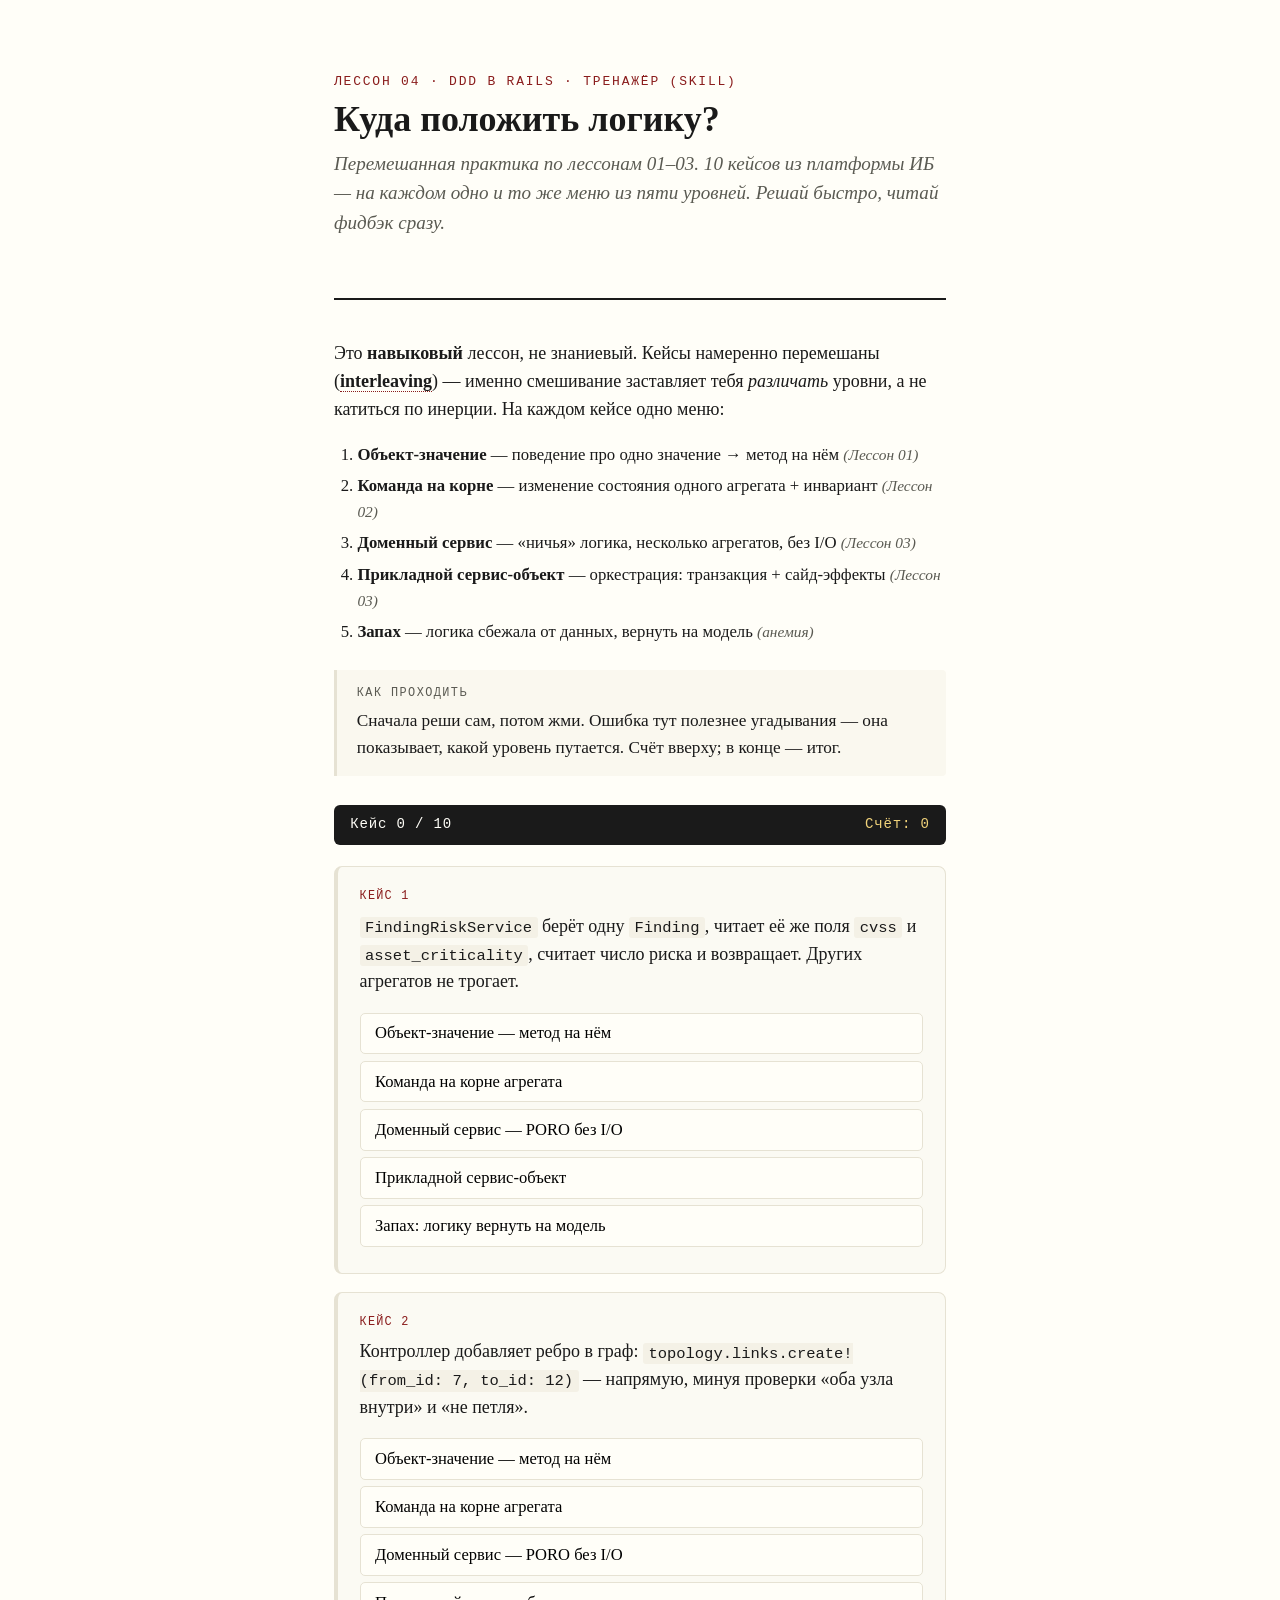
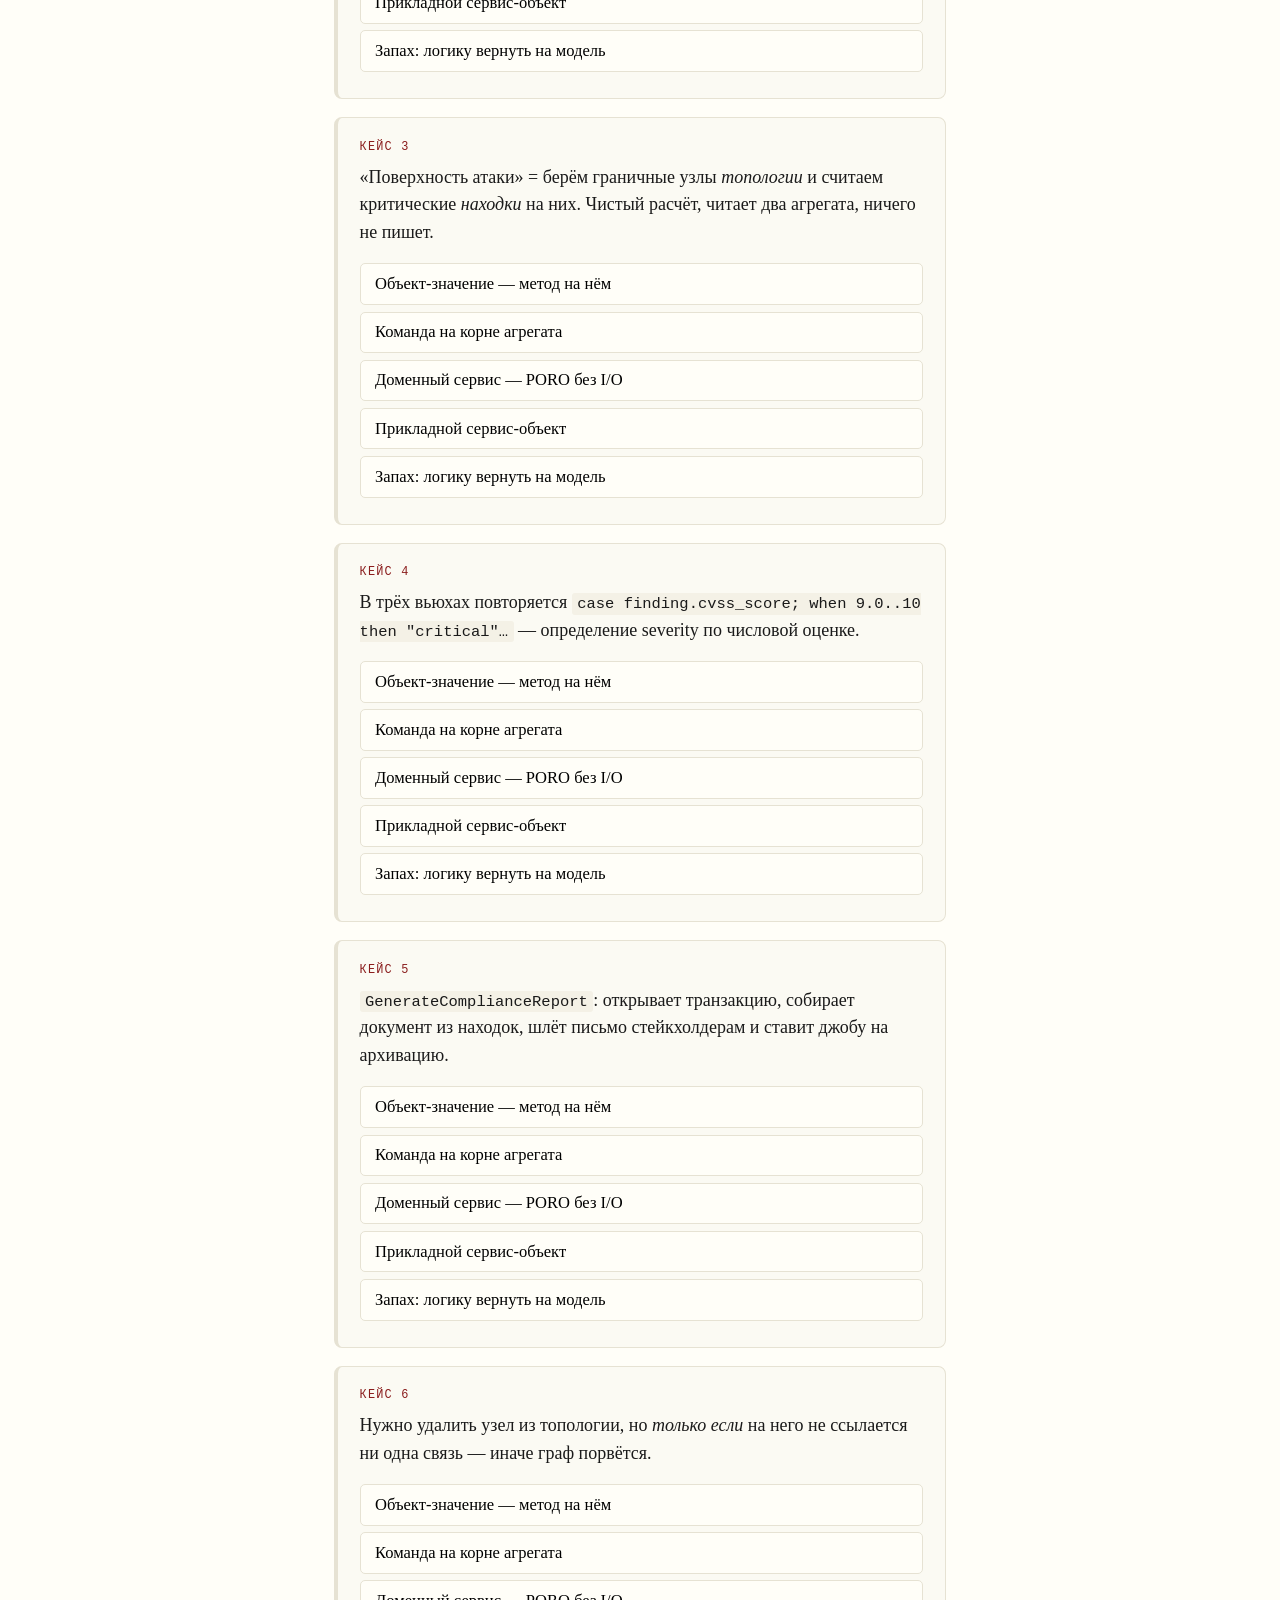
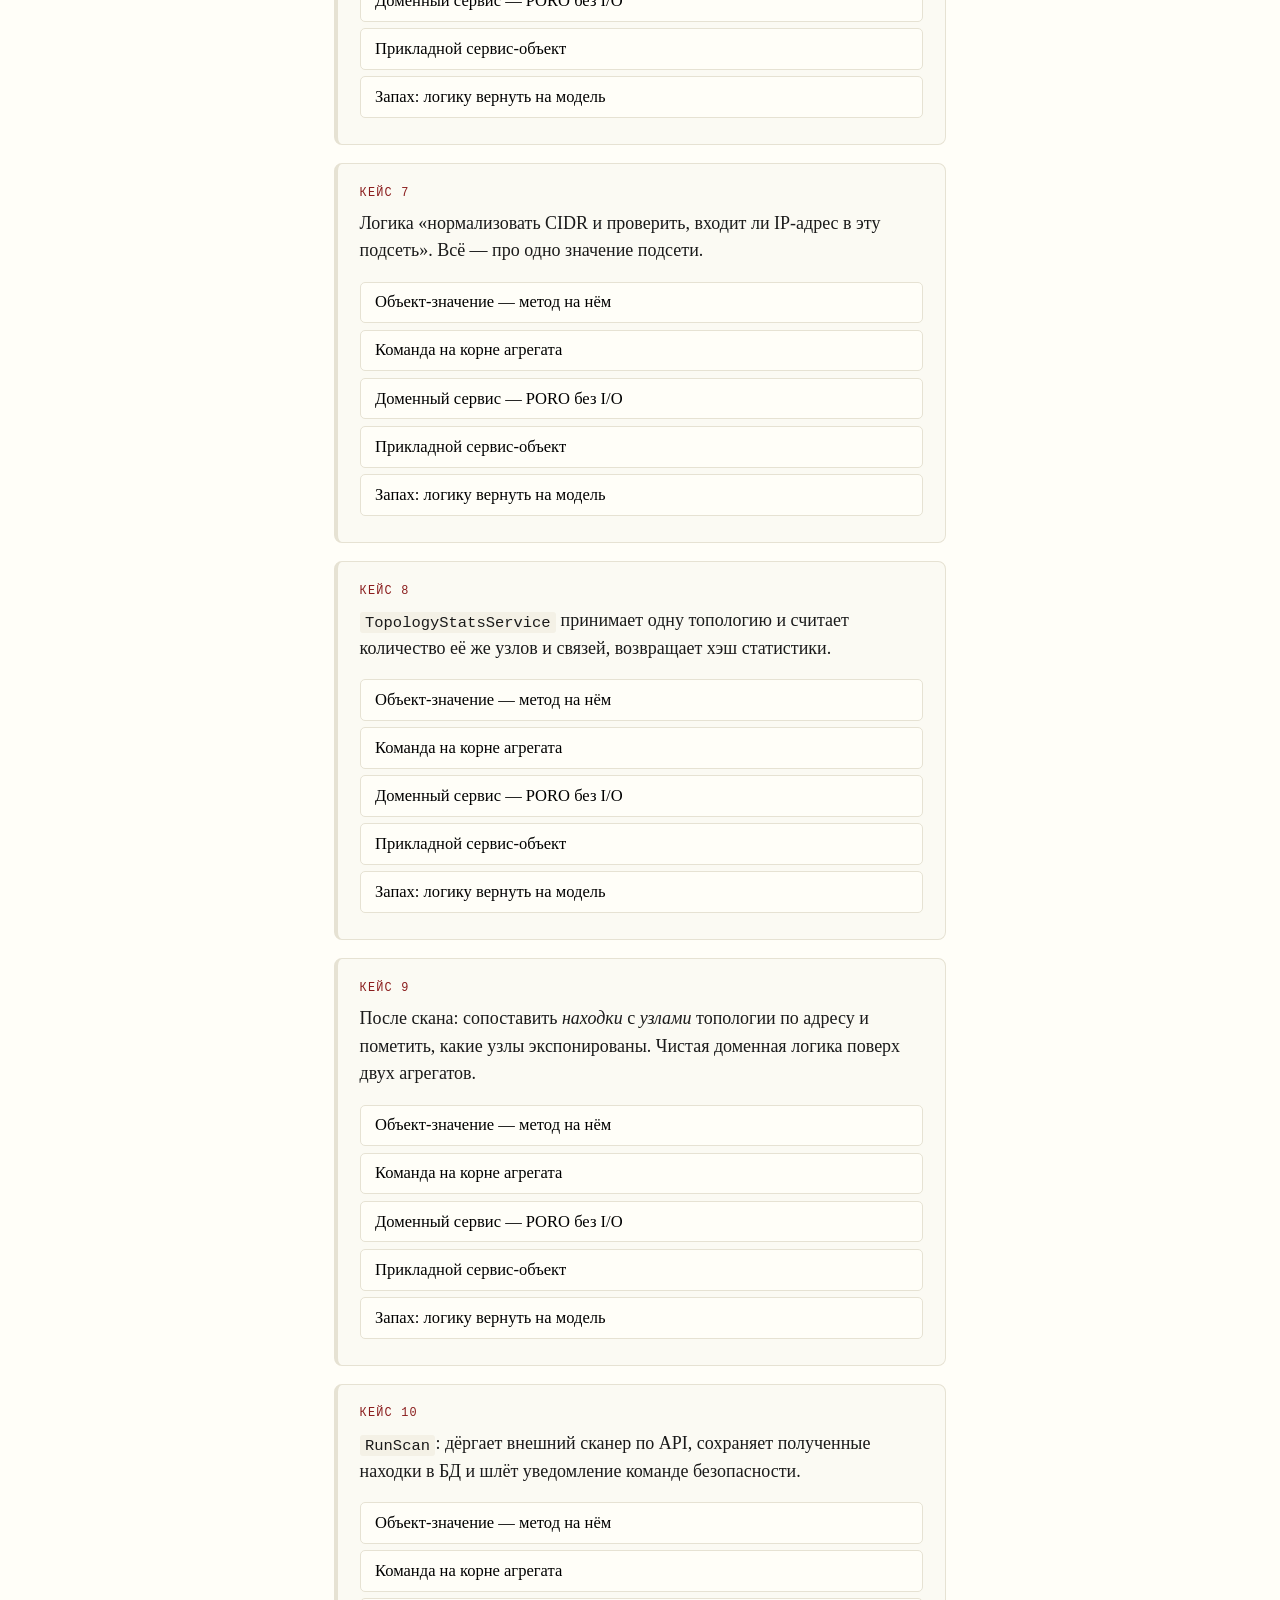
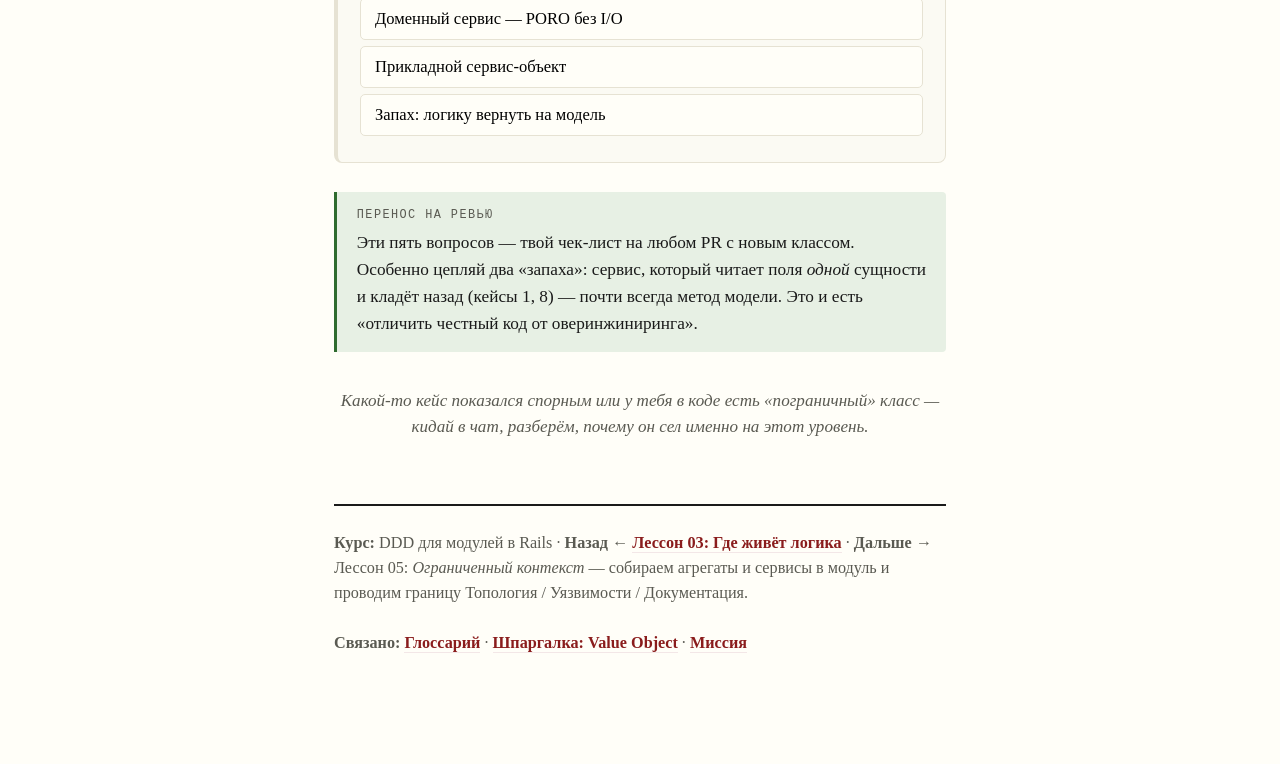
<file: courses/ddd-rails/lessons/0004-practice-placement.html>
<!DOCTYPE html>
<html lang="ru">
<head>
<meta charset="utf-8">
<meta name="viewport" content="width=device-width, initial-scale=1">
<title>Лессон 04 — Тренажёр: куда положить логику</title>
<link rel="stylesheet" href="../assets/lesson.css">
</head>
<body>

<header class="masthead">
  <p class="eyebrow">Лессон 04 · DDD в Rails · Тренажёр (skill)</p>
  <h1>Куда положить логику?</h1>
  <p class="subtitle">Перемешанная практика по лессонам 01–03. 10 кейсов из платформы ИБ — на каждом одно и то же меню из пяти уровней. Решай быстро, читай фидбэк сразу.</p>
</header>

<p>Это <b>навыковый</b> лессон, не знаниевый. Кейсы намеренно перемешаны (<span class="term">interleaving</span>) — именно смешивание заставляет тебя <em>различать</em> уровни, а не катиться по инерции. На каждом кейсе одно меню:</p>

<ol style="font-size:0.93rem">
  <li><b>Объект-значение</b> — поведение про одно значение → метод на нём <span class="en">(Лессон 01)</span></li>
  <li><b>Команда на корне</b> — изменение состояния одного агрегата + инвариант <span class="en">(Лессон 02)</span></li>
  <li><b>Доменный сервис</b> — «ничья» логика, несколько агрегатов, без I/O <span class="en">(Лессон 03)</span></li>
  <li><b>Прикладной сервис-объект</b> — оркестрация: транзакция + сайд-эффекты <span class="en">(Лессон 03)</span></li>
  <li><b>Запах</b> — логика сбежала от данных, вернуть на модель <span class="en">(анемия)</span></li>
</ol>

<div class="note">
  <span class="callout-label">Как проходить</span>
  Сначала реши сам, потом жми. Ошибка тут полезнее угадывания — она показывает, какой уровень путается. Счёт вверху; в конце — итог.
</div>

<div class="trainer" data-trainer>
  <div class="trainer-bar"><span class="trainer-progress"></span><span class="trainer-score"></span></div>

  <!-- 1 · E -->
  <div class="tcard" data-tcard>
    <p class="scenario"><code>FindingRiskService</code> берёт одну <code>Finding</code>, читает её же поля <code>cvss</code> и <code>asset_criticality</code>, считает число риска и возвращает. Других агрегатов не трогает.</p>
    <button>Объект-значение — метод на нём</button>
    <button>Команда на корне агрегата</button>
    <button>Доменный сервис — PORO без I/O</button>
    <button>Прикладной сервис-объект</button>
    <button data-correct>Запах: логику вернуть на модель</button>
    <p class="explain" hidden><b>Запах (анемия).</b> Логика про данные <em>одной</em> сущности живёт снаружи — это <code>finding.risk_score</code> на самой модели (или VO). Сервис тут оторвал поведение от данных.</p>
  </div>

  <!-- 2 · B -->
  <div class="tcard" data-tcard>
    <p class="scenario">Контроллер добавляет ребро в граф: <code>topology.links.create!(from_id: 7, to_id: 12)</code> — напрямую, минуя проверки «оба узла внутри» и «не петля».</p>
    <button>Объект-значение — метод на нём</button>
    <button data-correct>Команда на корне агрегата</button>
    <button>Доменный сервис — PORO без I/O</button>
    <button>Прикладной сервис-объект</button>
    <button>Запах: логику вернуть на модель</button>
    <p class="explain" hidden><b>Команда на корне.</b> Это изменение одного агрегата с инвариантами графа → <code>topology.connect(a, b)</code>. Прямой <code>links.create!</code> — «через окно» в обход корня.</p>
  </div>

  <!-- 3 · C -->
  <div class="tcard" data-tcard>
    <p class="scenario">«Поверхность атаки» = берём граничные узлы <em>топологии</em> и считаем критические <em>находки</em> на них. Чистый расчёт, читает два агрегата, ничего не пишет.</p>
    <button>Объект-значение — метод на нём</button>
    <button>Команда на корне агрегата</button>
    <button data-correct>Доменный сервис — PORO без I/O</button>
    <button>Прикладной сервис-объект</button>
    <button>Запах: логику вернуть на модель</button>
    <p class="explain" hidden><b>Доменный сервис.</b> Логика тянет Topology и Findings сразу, не принадлежит ни одному → PORO без состояния и I/O (<code>AttackSurfaceCalculator</code>).</p>
  </div>

  <!-- 4 · A -->
  <div class="tcard" data-tcard>
    <p class="scenario">В трёх вьюхах повторяется <code>case finding.cvss_score; when 9.0..10 then "critical"…</code> — определение severity по числовой оценке.</p>
    <button data-correct>Объект-значение — метод на нём</button>
    <button>Команда на корне агрегата</button>
    <button>Доменный сервис — PORO без I/O</button>
    <button>Прикладной сервис-объект</button>
    <button>Запах: логику вернуть на модель</button>
    <p class="explain" hidden><b>Объект-значение.</b> Поведение про одно значение (оценку) → метод <code>CvssScore#severity</code>. Дублирующийся <code>case</code> во вьюхах — классический сигнал «поведение хочет в VO».</p>
  </div>

  <!-- 5 · D -->
  <div class="tcard" data-tcard>
    <p class="scenario"><code>GenerateComplianceReport</code>: открывает транзакцию, собирает документ из находок, шлёт письмо стейкхолдерам и ставит джобу на архивацию.</p>
    <button>Объект-значение — метод на нём</button>
    <button>Команда на корне агрегата</button>
    <button>Доменный сервис — PORO без I/O</button>
    <button data-correct>Прикладной сервис-объект</button>
    <button>Запах: логику вернуть на модель</button>
    <p class="explain" hidden><b>Прикладной сервис-объект.</b> Оркестрация с сайд-эффектами (письма, джобы, транзакция). Доменных правил не содержит — только дирижирует. Не путать с доменным сервисом.</p>
  </div>

  <!-- 6 · B -->
  <div class="tcard" data-tcard>
    <p class="scenario">Нужно удалить узел из топологии, но <em>только если</em> на него не ссылается ни одна связь — иначе граф порвётся.</p>
    <button>Объект-значение — метод на нём</button>
    <button data-correct>Команда на корне агрегата</button>
    <button>Доменный сервис — PORO без I/O</button>
    <button>Прикладной сервис-объект</button>
    <button>Запах: логику вернуть на модель</button>
    <p class="explain" hidden><b>Команда на корне.</b> Инвариант графа («нельзя удалить занятый узел») охраняет корень → <code>topology.remove_node(node)</code>.</p>
  </div>

  <!-- 7 · A -->
  <div class="tcard" data-tcard>
    <p class="scenario">Логика «нормализовать CIDR и проверить, входит ли IP-адрес в эту подсеть». Всё — про одно значение подсети.</p>
    <button data-correct>Объект-значение — метод на нём</button>
    <button>Команда на корне агрегата</button>
    <button>Доменный сервис — PORO без I/O</button>
    <button>Прикладной сервис-объект</button>
    <button>Запах: логику вернуть на модель</button>
    <p class="explain" hidden><b>Объект-значение.</b> Подсеть — VO; «входит ли IP» — её поведение → <code>Cidr#contains?(ip)</code>. Валидность и нормализация — в конструкторе.</p>
  </div>

  <!-- 8 · E -->
  <div class="tcard" data-tcard>
    <p class="scenario"><code>TopologyStatsService</code> принимает одну топологию и считает количество её же узлов и связей, возвращает хэш статистики.</p>
    <button>Объект-значение — метод на нём</button>
    <button>Команда на корне агрегата</button>
    <button>Доменный сервис — PORO без I/O</button>
    <button>Прикладной сервис-объект</button>
    <button data-correct>Запах: логику вернуть на модель</button>
    <p class="explain" hidden><b>Запах.</b> Считает данные <em>одного</em> агрегата по его же полям → это <code>topology.stats</code> на корне. Один агрегат + чтение себя = сервис не нужен.</p>
  </div>

  <!-- 9 · C -->
  <div class="tcard" data-tcard>
    <p class="scenario">После скана: сопоставить <em>находки</em> с <em>узлами</em> топологии по адресу и пометить, какие узлы экспонированы. Чистая доменная логика поверх двух агрегатов.</p>
    <button>Объект-значение — метод на нём</button>
    <button>Команда на корне агрегата</button>
    <button data-correct>Доменный сервис — PORO без I/O</button>
    <button>Прикладной сервис-объект</button>
    <button>Запах: логику вернуть на модель</button>
    <p class="explain" hidden><b>Доменный сервис.</b> Сопоставление живёт между Findings и Topology, не внутри одного. PORO без I/O. (А вот <em>сохранить</em> результат и уведомить — уже задача прикладного сервиса.)</p>
  </div>

  <!-- 10 · D -->
  <div class="tcard" data-tcard>
    <p class="scenario"><code>RunScan</code>: дёргает внешний сканер по API, сохраняет полученные находки в БД и шлёт уведомление команде безопасности.</p>
    <button>Объект-значение — метод на нём</button>
    <button>Команда на корне агрегата</button>
    <button>Доменный сервис — PORO без I/O</button>
    <button data-correct>Прикладной сервис-объект</button>
    <button>Запах: логику вернуть на модель</button>
    <p class="explain" hidden><b>Прикладной сервис-объект.</b> Внешний API, запись в БД, уведомление — оркестрация с I/O. Доменных правил нет, только координация шагов.</p>
  </div>

  <div class="trainer-final" hidden></div>
</div>

<div class="review">
  <span class="callout-label">Перенос на ревью</span>
  Эти пять вопросов — твой чек-лист на любом PR с новым классом. Особенно цепляй два «запаха»: сервис, который читает поля <em>одной</em> сущности и кладёт назад (кейсы 1, 8) — почти всегда метод модели. Это и есть «отличить честный код от оверинжиниринга».
</div>

<p class="ask">Какой-то кейс показался спорным или у тебя в коде есть «пограничный» класс — кидай в чат, разберём, почему он сел именно на этот уровень.</p>

<div class="footer">
  <b>Курс:</b> DDD для модулей в Rails ·
  <b>Назад ←</b> <a href="0003-domain-service.html">Лессон 03: Где живёт логика</a> ·
  <b>Дальше →</b> Лессон 05: <i>Ограниченный контекст</i> — собираем агрегаты и сервисы в модуль и проводим границу Топология / Уязвимости / Документация.
  <br><br>
  <b>Связано:</b> <a href="../GLOSSARY.md">Глоссарий</a> · <a href="../reference/value-object.html">Шпаргалка: Value Object</a> · <a href="../MISSION.md">Миссия</a>
</div>

<script src="../assets/trainer.js"></script>
</body>
</html>
</file>
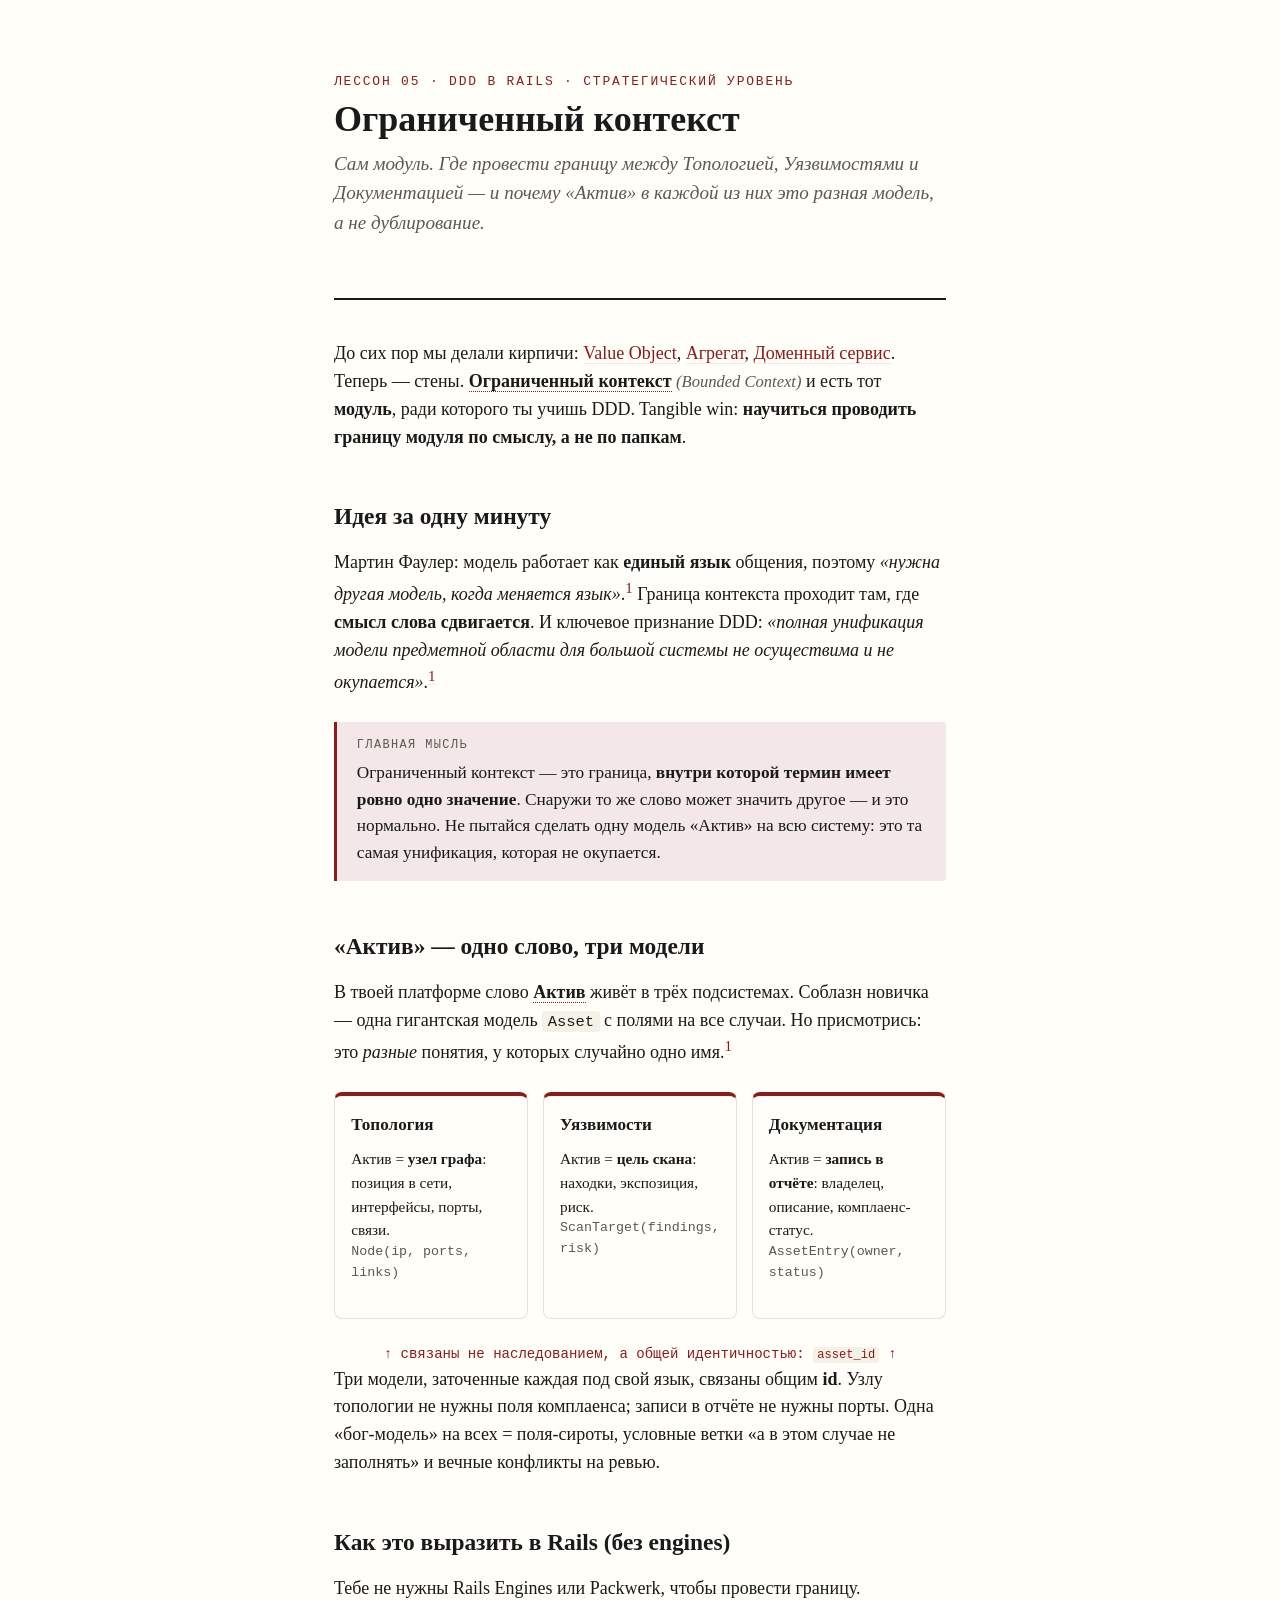
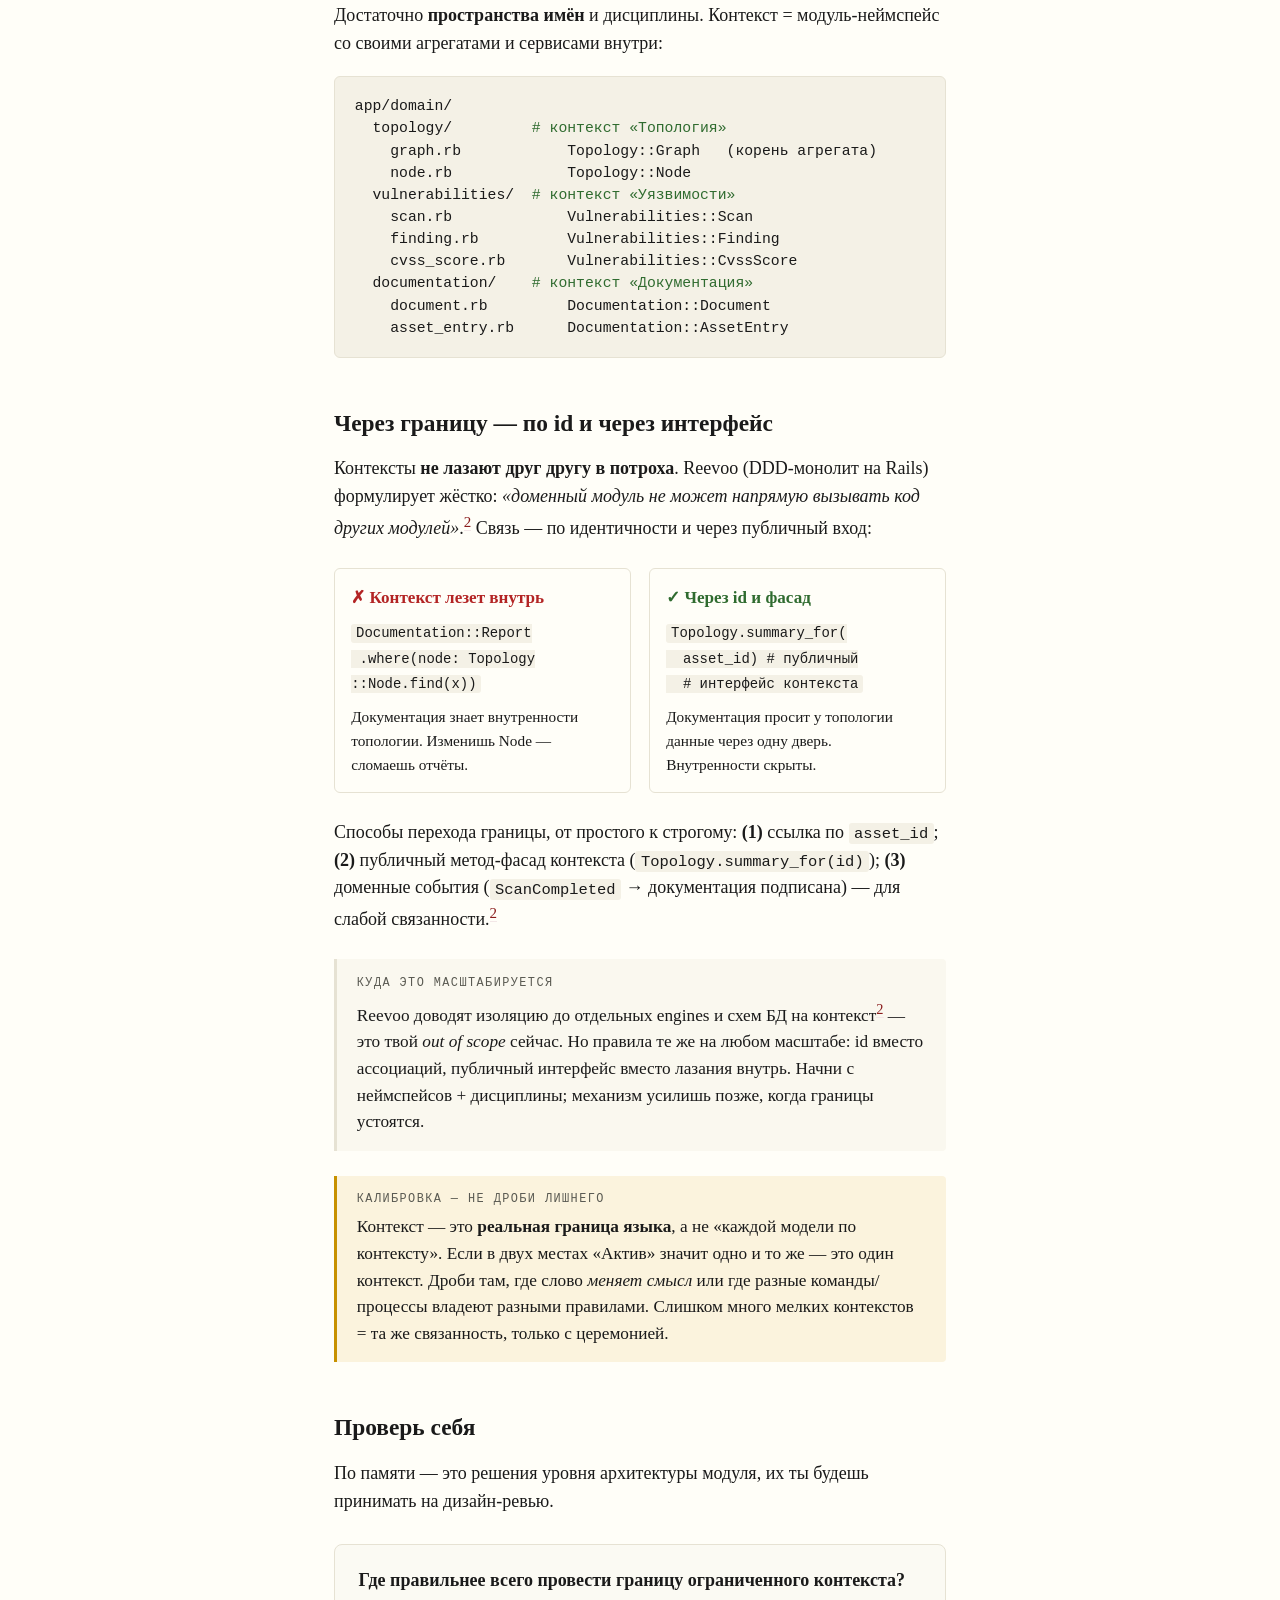
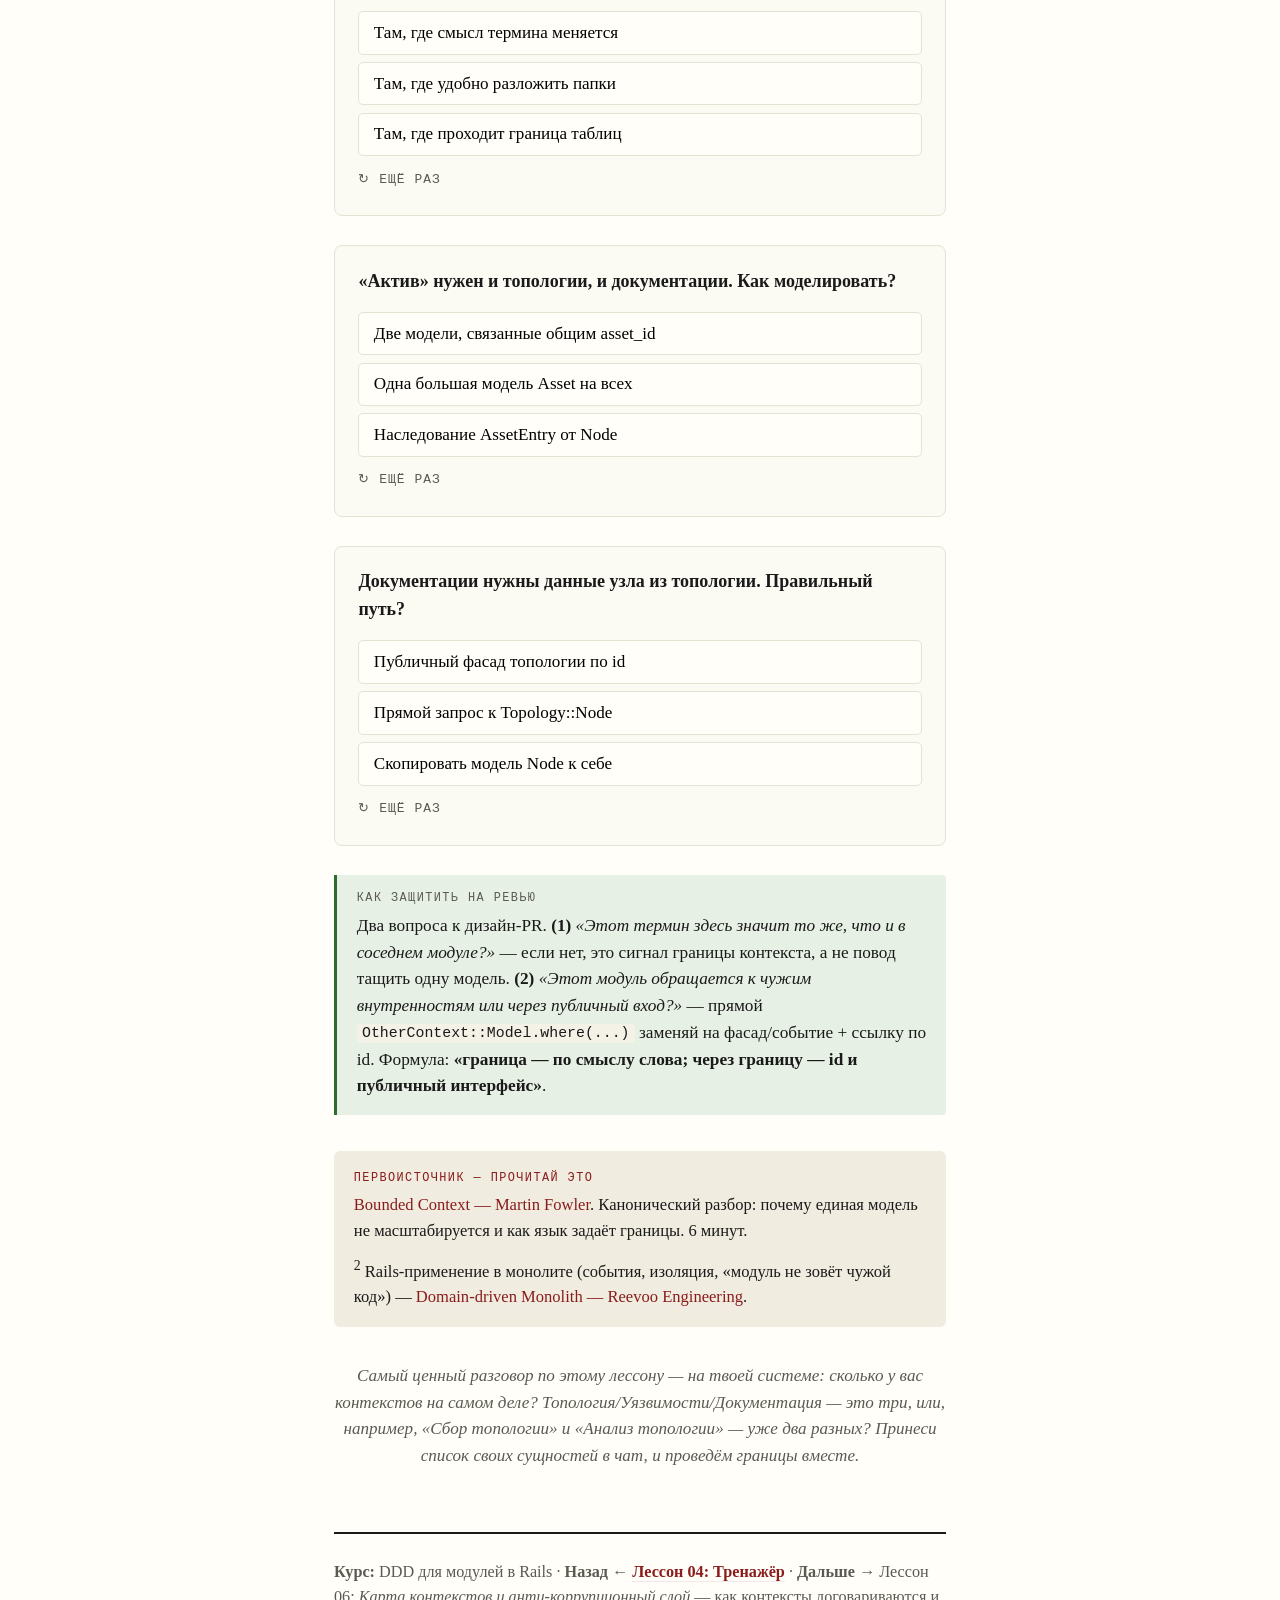
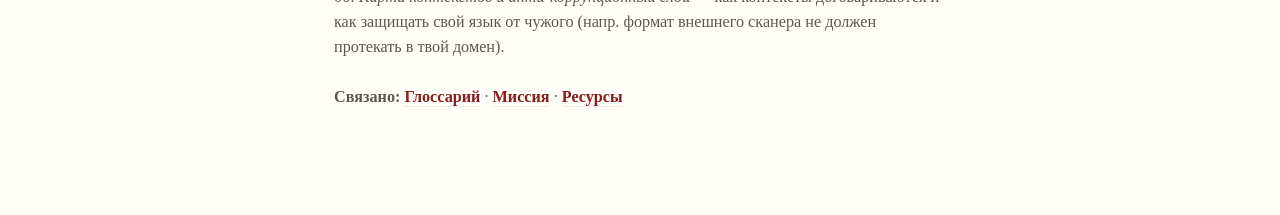
<file: courses/ddd-rails/lessons/0005-bounded-context.html>
<!DOCTYPE html>
<html lang="ru">
<head>
<meta charset="utf-8">
<meta name="viewport" content="width=device-width, initial-scale=1">
<title>Лессон 05 — Ограниченный контекст</title>
<link rel="stylesheet" href="../assets/lesson.css">
<style>
  .ctxmap { display:grid; grid-template-columns:repeat(3,1fr); gap:0.8rem; margin:1.4rem 0; }
  .ctx { border:1px solid var(--rule); border-top:4px solid var(--accent); border-radius:8px; padding:0.9rem; font-size:0.85rem; }
  .ctx h4 { margin:0 0 0.5rem; font-size:0.95rem; }
  .ctx .asset { font-family:"SF Mono",ui-monospace,Menlo,monospace; font-size:0.74rem; color:var(--ink-soft); }
  .idbar { text-align:center; font-family:"SF Mono",ui-monospace,Menlo,monospace; font-size:0.78rem; color:var(--accent); margin:0.4rem 0 0; }
  @media (max-width:34rem){ .ctxmap{ grid-template-columns:1fr; } }
</style>
</head>
<body>

<header class="masthead">
  <p class="eyebrow">Лессон 05 · DDD в Rails · Стратегический уровень</p>
  <h1>Ограниченный контекст</h1>
  <p class="subtitle">Сам модуль. Где провести границу между Топологией, Уязвимостями и Документацией — и почему «Актив» в каждой из них это <em>разная</em> модель, а не дублирование.</p>
</header>

<p>До сих пор мы делали кирпичи: <a href="0001-value-object.html">Value Object</a>, <a href="0002-aggregate.html">Агрегат</a>, <a href="0003-domain-service.html">Доменный сервис</a>. Теперь — стены. <span class="term">Ограниченный контекст</span> <span class="en">(Bounded Context)</span> и есть тот <b>модуль</b>, ради которого ты учишь DDD. Tangible win: <b>научиться проводить границу модуля по смыслу, а не по папкам</b>.</p>

<h2>Идея за одну минуту</h2>

<p>Мартин Фаулер: модель работает как <b>единый язык</b> общения, поэтому <em>«нужна другая модель, когда меняется язык»</em>.<sup><a href="#src1">1</a></sup> Граница контекста проходит там, где <b>смысл слова сдвигается</b>. И ключевое признание DDD: <em>«полная унификация модели предметной области для большой системы не осуществима и не окупается»</em>.<sup><a href="#src1">1</a></sup></p>

<div class="insight">
  <span class="callout-label">Главная мысль</span>
  Ограниченный контекст — это граница, <b>внутри которой термин имеет ровно одно значение</b>. Снаружи то же слово может значить другое — и это нормально. Не пытайся сделать одну модель «Актив» на всю систему: это та самая унификация, которая не окупается.
</div>

<h2>«Актив» — одно слово, три модели</h2>

<p>В твоей платформе слово <span class="term">Актив</span> живёт в трёх подсистемах. Соблазн новичка — одна гигантская модель <code>Asset</code> с полями на все случаи. Но присмотрись: это <em>разные</em> понятия, у которых случайно одно имя.<sup><a href="#src1">1</a></sup></p>

<div class="ctxmap">
  <div class="ctx">
    <h4>Топология</h4>
    Актив = <b>узел графа</b>: позиция в сети, интерфейсы, порты, связи.
    <p class="asset">Node(ip, ports, links)</p>
  </div>
  <div class="ctx">
    <h4>Уязвимости</h4>
    Актив = <b>цель скана</b>: находки, экспозиция, риск.
    <p class="asset">ScanTarget(findings, risk)</p>
  </div>
  <div class="ctx">
    <h4>Документация</h4>
    Актив = <b>запись в отчёте</b>: владелец, описание, комплаенс-статус.
    <p class="asset">AssetEntry(owner, status)</p>
  </div>
</div>
<p class="idbar">↑ связаны не наследованием, а общей идентичностью: <code>asset_id</code> ↑</p>

<p>Три модели, заточенные каждая под свой язык, связаны общим <b>id</b>. Узлу топологии не нужны поля комплаенса; записи в отчёте не нужны порты. Одна «бог-модель» на всех = поля-сироты, условные ветки «а в этом случае не заполнять» и вечные конфликты на ревью.</p>

<h2>Как это выразить в Rails (без engines)</h2>

<p>Тебе не нужны Rails Engines или Packwerk, чтобы провести границу. Достаточно <b>пространства имён</b> и дисциплины. Контекст = модуль-неймспейс со своими агрегатами и сервисами внутри:</p>

<pre><code>app/domain/
  topology/         <span class="good"># контекст «Топология»</span>
    graph.rb            Topology::Graph   (корень агрегата)
    node.rb             Topology::Node
  vulnerabilities/  <span class="good"># контекст «Уязвимости»</span>
    scan.rb             Vulnerabilities::Scan
    finding.rb          Vulnerabilities::Finding
    cvss_score.rb       Vulnerabilities::CvssScore
  documentation/    <span class="good"># контекст «Документация»</span>
    document.rb         Documentation::Document
    asset_entry.rb      Documentation::AssetEntry</code></pre>

<h2>Через границу — по id и через интерфейс</h2>

<p>Контексты <b>не лазают друг другу в потроха</b>. Reevoo (DDD-монолит на Rails) формулирует жёстко: <em>«доменный модуль не может напрямую вызывать код других модулей»</em>.<sup><a href="#src2">2</a></sup> Связь — по идентичности и через публичный вход:</p>

<div class="compare">
  <div class="col-bad">
    <div class="h">✗ Контекст лезет внутрь</div>
    <code>Documentation::Report<br>&nbsp;.where(node: Topology<wbr>::Node.find(x))</code>
    <p style="margin:.5rem 0 0;font-size:.85rem">Документация знает внутренности топологии. Изменишь Node — сломаешь отчёты.</p>
  </div>
  <div class="col-good">
    <div class="h">✓ Через id и фасад</div>
    <code>Topology.summary_for(<br>&nbsp;&nbsp;asset_id)  # публичный<br>&nbsp;&nbsp;# интерфейс контекста</code>
    <p style="margin:.5rem 0 0;font-size:.85rem">Документация просит у топологии данные через одну дверь. Внутренности скрыты.</p>
  </div>
</div>

<p>Способы перехода границы, от простого к строгому: <b>(1)</b> ссылка по <code>asset_id</code>; <b>(2)</b> публичный метод-фасад контекста (<code>Topology.summary_for(id)</code>); <b>(3)</b> доменные события (<code>ScanCompleted</code> → документация подписана) — для слабой связанности.<sup><a href="#src2">2</a></sup></p>

<div class="note">
  <span class="callout-label">Куда это масштабируется</span>
  Reevoo доводят изоляцию до отдельных engines и схем БД на контекст<sup><a href="#src2">2</a></sup> — это твой <em>out of scope</em> сейчас. Но правила те же на любом масштабе: id вместо ассоциаций, публичный интерфейс вместо лазания внутрь. Начни с неймспейсов + дисциплины; механизм усилишь позже, когда границы устоятся.
</div>

<div class="warn">
  <span class="callout-label">Калибровка — не дроби лишнего</span>
  Контекст — это <b>реальная граница языка</b>, а не «каждой модели по контексту». Если в двух местах «Актив» значит одно и то же — это один контекст. Дроби там, где слово <em>меняет смысл</em> или где разные команды/процессы владеют разными правилами. Слишком много мелких контекстов = та же связанность, только с церемонией.
</div>

<h2>Проверь себя</h2>
<p>По памяти — это решения уровня архитектуры модуля, их ты будешь принимать на дизайн-ревью.</p>

<div class="quiz" data-quiz>
  <p class="q">Где правильнее всего провести границу ограниченного контекста?</p>
  <button data-correct>Там, где смысл термина меняется</button>
  <button>Там, где удобно разложить папки</button>
  <button>Там, где проходит граница таблиц</button>
  <p class="explain" hidden><b>Где меняется смысл термина.</b> Модель — это язык; нужна другая модель, когда язык меняется (Фаулер). «Актив» в топологии и в документации — разные понятия → разные контексты. Папки и таблицы вторичны.</p>
  <button class="retry" hidden>↻ ещё раз</button>
</div>

<div class="quiz" data-quiz>
  <p class="q">«Актив» нужен и топологии, и документации. Как моделировать?</p>
  <button data-correct>Две модели, связанные общим asset_id</button>
  <button>Одна большая модель Asset на всех</button>
  <button>Наследование AssetEntry от Node</button>
  <p class="explain" hidden><b>Две модели, общий id.</b> Каждый контекст держит свою модель «Актива», заточенную под свой язык; связь — по идентичности. Единая бог-модель = унификация, которая «не окупается» (Фаулер).</p>
  <button class="retry" hidden>↻ ещё раз</button>
</div>

<div class="quiz" data-quiz>
  <p class="q">Документации нужны данные узла из топологии. Правильный путь?</p>
  <button data-correct>Публичный фасад топологии по id</button>
  <button>Прямой запрос к Topology::Node</button>
  <button>Скопировать модель Node к себе</button>
  <p class="explain" hidden><b>Публичный фасад по id.</b> Контекст не лезет в чужие внутренности — «модуль не может напрямую вызывать код других модулей». Просим данные через одну дверь (или подписываемся на событие), внутренности топологии скрыты.</p>
  <button class="retry" hidden>↻ ещё раз</button>
</div>

<div class="review">
  <span class="callout-label">Как защитить на ревью</span>
  Два вопроса к дизайн-PR. <b>(1)</b> <em>«Этот термин здесь значит то же, что и в соседнем модуле?»</em> — если нет, это сигнал границы контекста, а не повод тащить одну модель. <b>(2)</b> <em>«Этот модуль обращается к чужим внутренностям или через публичный вход?»</em> — прямой <code>OtherContext::Model.where(...)</code> заменяй на фасад/событие + ссылку по id. Формула: <b>«граница — по смыслу слова; через границу — id и публичный интерфейс»</b>.
</div>

<div class="source" id="src1">
  <span class="callout-label">Первоисточник — прочитай это</span>
  <a href="https://martinfowler.com/bliki/BoundedContext.html">Bounded Context — Martin Fowler</a>.
  Канонический разбор: почему единая модель не масштабируется и как язык задаёт границы. 6 минут.
  <p style="margin:0.6rem 0 0"><sup id="src2">2</sup> Rails-применение в монолите (события, изоляция, «модуль не зовёт чужой код») — <a href="https://medium.com/reevoo-engineering/domain-driven-monolith-35d902ee9f80">Domain-driven Monolith — Reevoo Engineering</a>.</p>
</div>

<p class="ask">Самый ценный разговор по этому лессону — на твоей системе: сколько у вас контекстов на самом деле? Топология/Уязвимости/Документация — это три, или, например, «Сбор топологии» и «Анализ топологии» — уже два разных? Принеси список своих сущностей в чат, и проведём границы вместе.</p>

<div class="footer">
  <b>Курс:</b> DDD для модулей в Rails ·
  <b>Назад ←</b> <a href="0004-practice-placement.html">Лессон 04: Тренажёр</a> ·
  <b>Дальше →</b> Лессон 06: <i>Карта контекстов и анти-коррупционный слой</i> — как контексты договариваются и как защищать свой язык от чужого (напр. формат внешнего сканера не должен протекать в твой домен).
  <br><br>
  <b>Связано:</b> <a href="../GLOSSARY.md">Глоссарий</a> · <a href="../MISSION.md">Миссия</a> · <a href="../RESOURCES.md">Ресурсы</a>
</div>

<script src="../assets/quiz.js"></script>
</body>
</html>
</file>
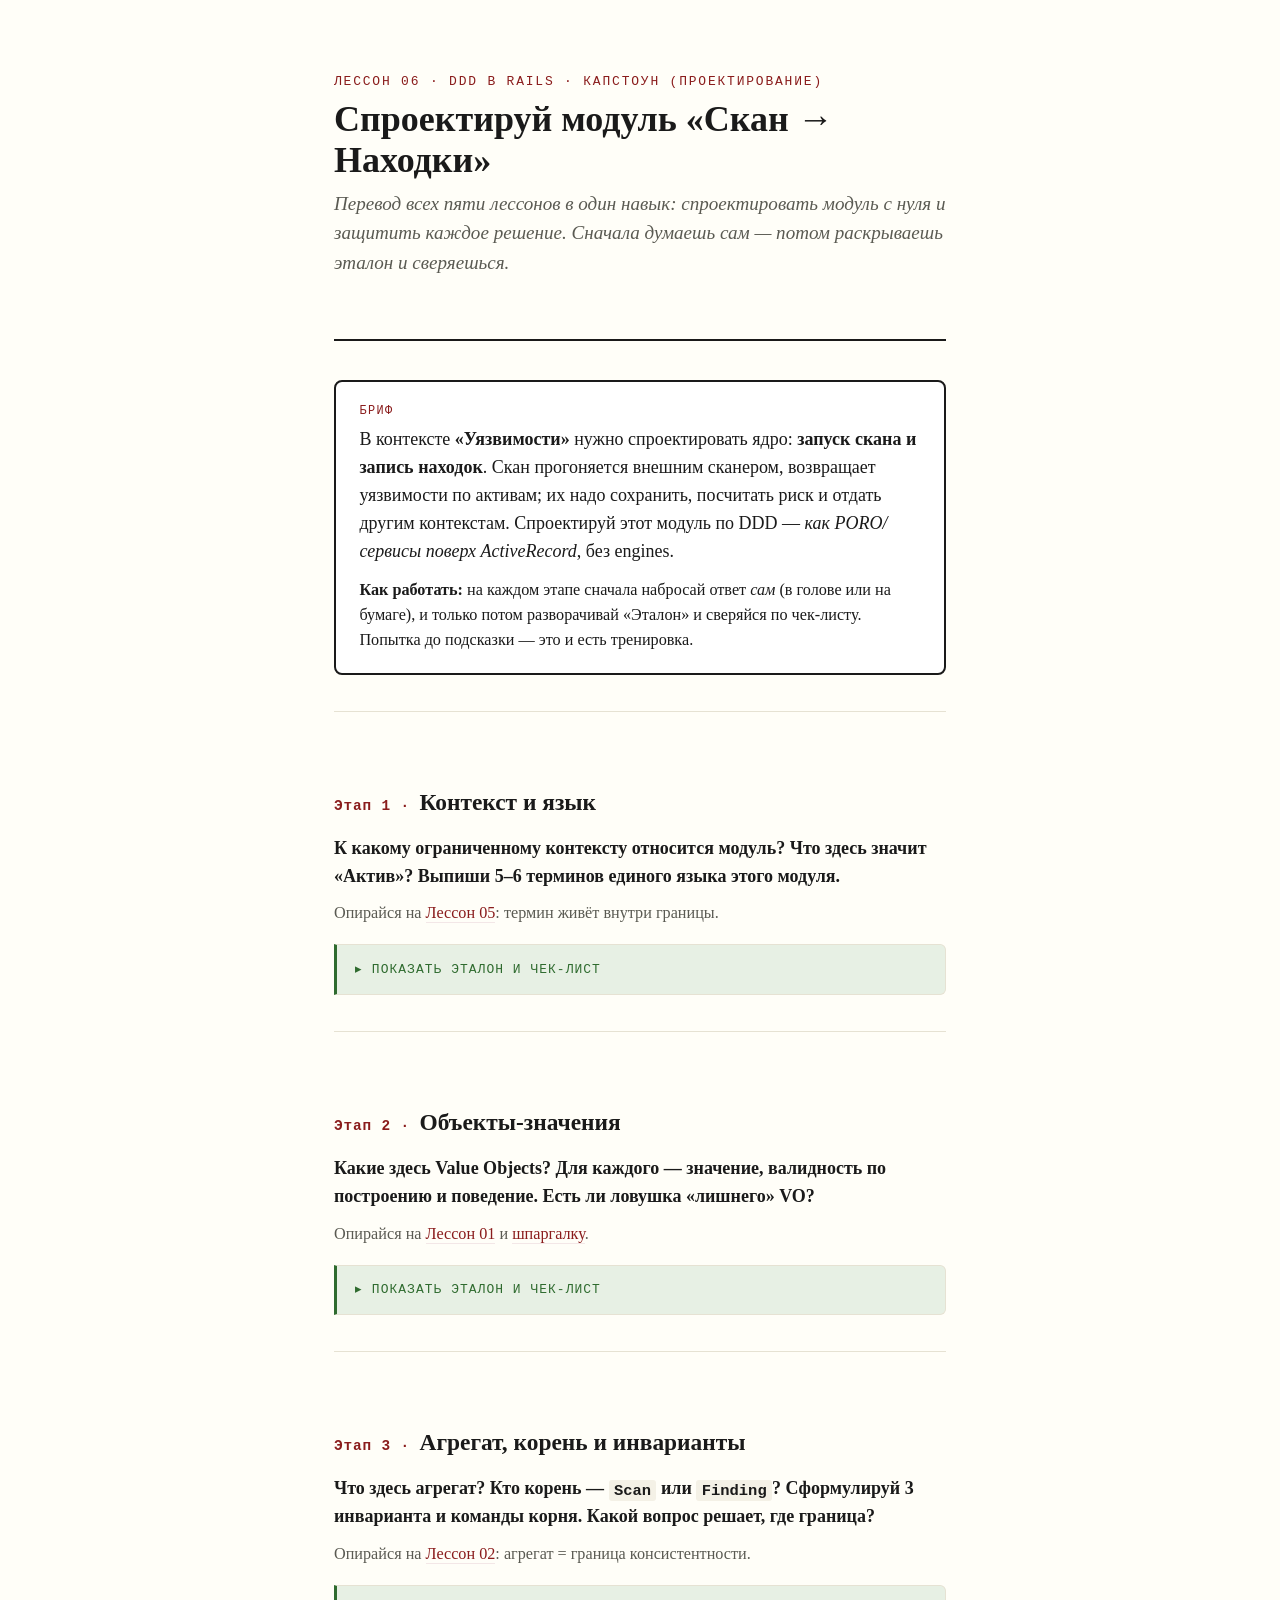
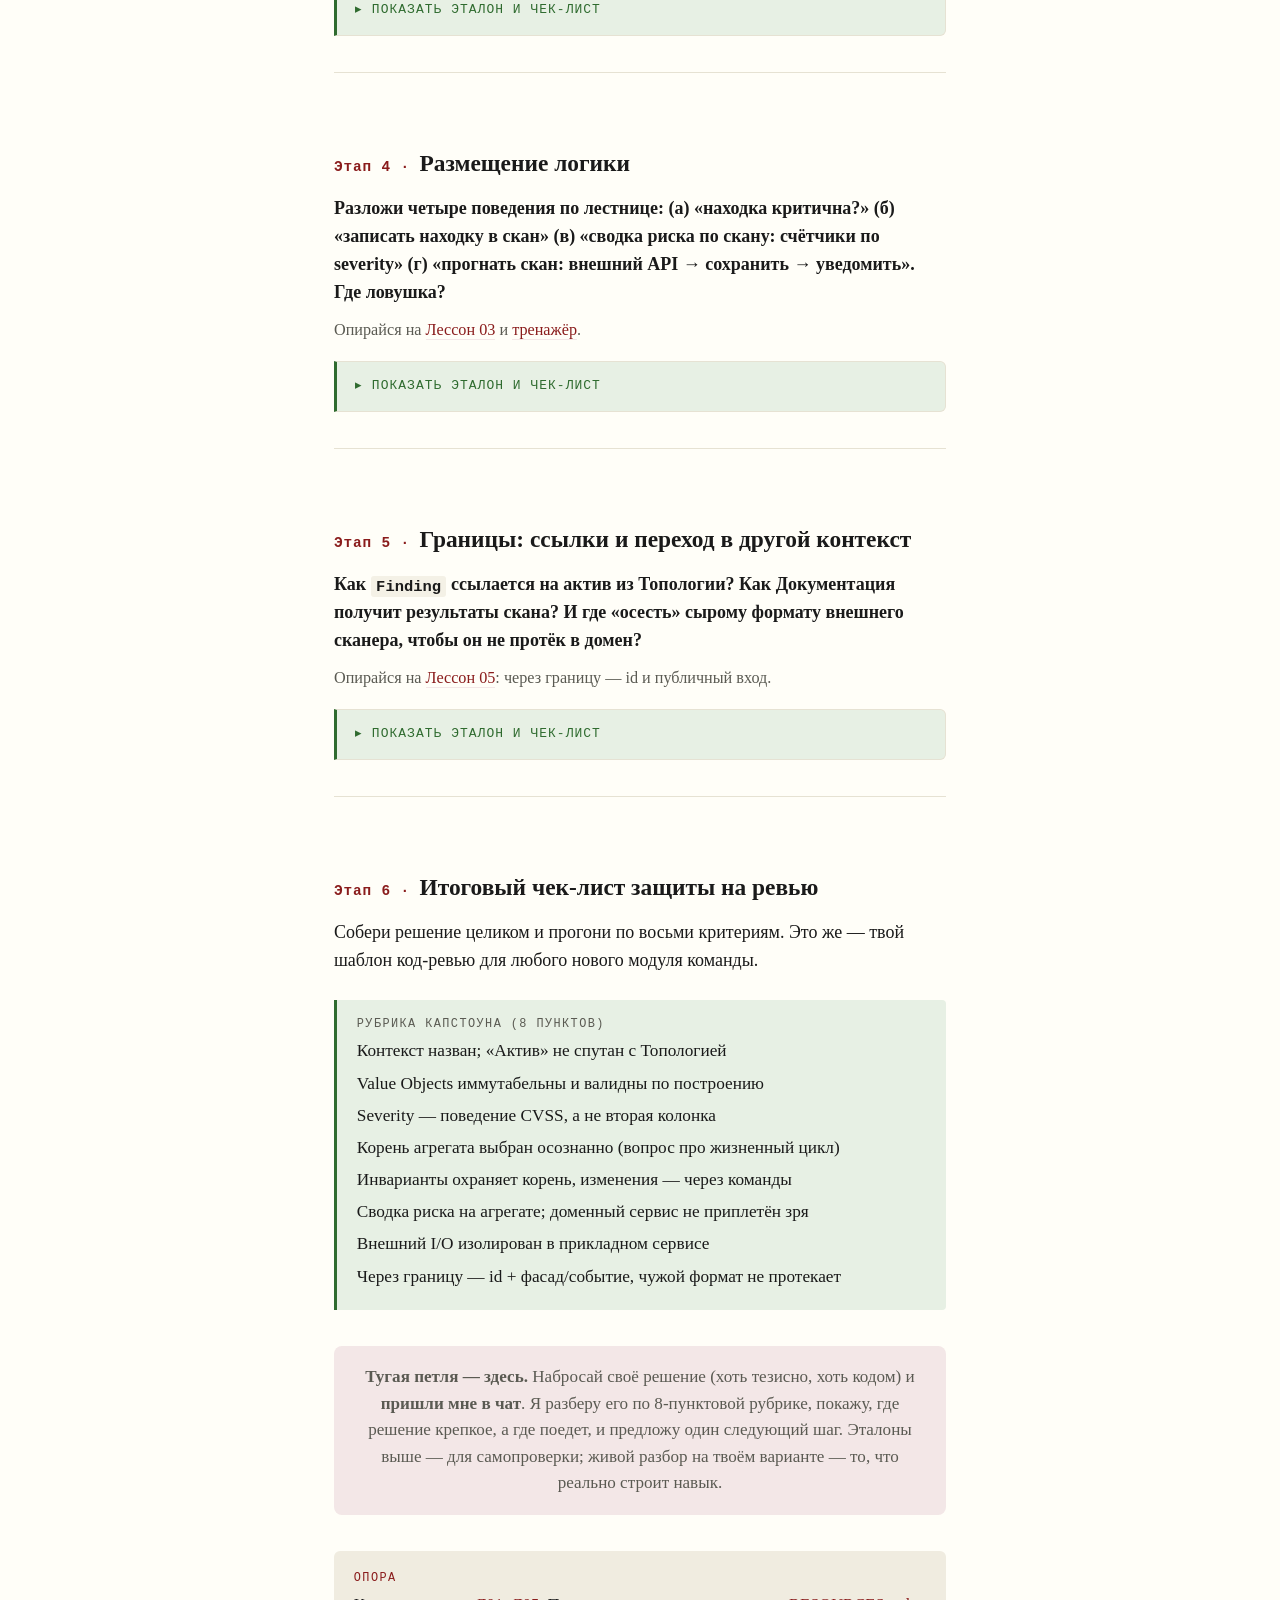
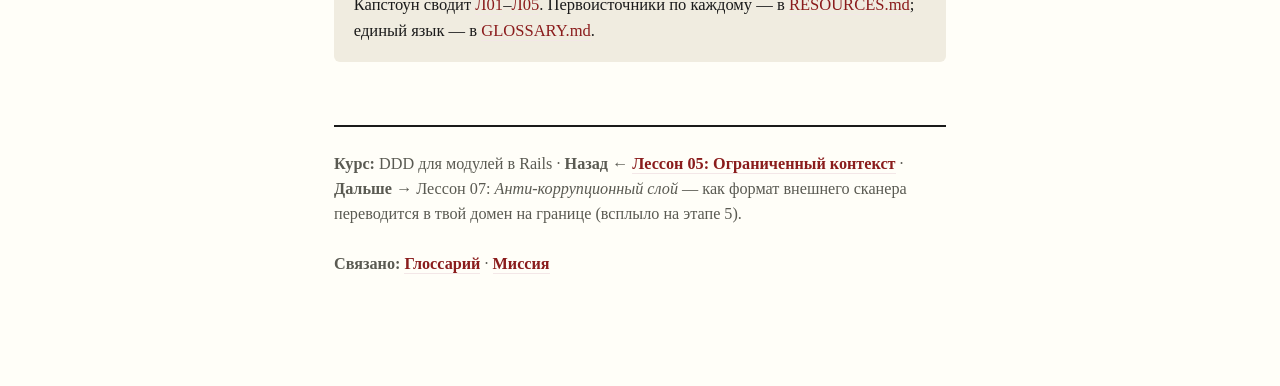
<file: courses/ddd-rails/lessons/0006-capstone-scan-module.html>
<!DOCTYPE html>
<html lang="ru">
<head>
<meta charset="utf-8">
<meta name="viewport" content="width=device-width, initial-scale=1">
<title>Лессон 06 — Капстоун: спроектируй модуль «Скан → Находки»</title>
<link rel="stylesheet" href="../assets/lesson.css">
</head>
<body>

<header class="masthead">
  <p class="eyebrow">Лессон 06 · DDD в Rails · Капстоун (проектирование)</p>
  <h1>Спроектируй модуль «Скан → Находки»</h1>
  <p class="subtitle">Перевод всех пяти лессонов в один навык: спроектировать модуль с нуля и защитить каждое решение. Сначала думаешь сам — потом раскрываешь эталон и сверяешься.</p>
</header>

<div class="brief">
  <span class="callout-label">Бриф</span>
  В контексте <b>«Уязвимости»</b> нужно спроектировать ядро: <b>запуск скана и запись находок</b>. Скан прогоняется внешним сканером, возвращает уязвимости по активам; их надо сохранить, посчитать риск и отдать другим контекстам. Спроектируй этот модуль по DDD — <em>как PORO/сервисы поверх ActiveRecord</em>, без engines.
  <p style="margin:.7rem 0 0;font-size:.9rem"><b>Как работать:</b> на каждом этапе сначала набросай ответ <em>сам</em> (в голове или на бумаге), и только потом разворачивай «Эталон» и сверяйся по чек-листу. Попытка до подсказки — это и есть тренировка.</p>
</div>

<!-- ETAP 1 -->
<section class="stage">
<h2>Контекст и язык</h2>
<p class="prompt-q">К какому ограниченному контексту относится модуль? Что здесь значит «Актив»? Выпиши 5–6 терминов единого языка этого модуля.</p>
<p style="font-size:.9rem;color:var(--ink-soft)">Опирайся на <a href="0005-bounded-context.html">Лессон 05</a>: термин живёт внутри границы.</p>
<details class="reveal">
  <summary>Показать эталон и чек-лист</summary>
  <ul>
    <li><b>Контекст:</b> «Уязвимости» (<code>Vulnerabilities</code>).</li>
    <li><b>«Актив» здесь</b> = <code>ScanTarget</code> (цель скана: адрес + находки + риск), а <em>не</em> узел графа из Топологии. Связь — по <code>asset_id</code>.</li>
    <li><b>Язык:</b> Скан (Scan), Находка (Finding), Уязвимость/CVE, CVSS, Severity, Статус скана (pending/running/completed/failed).</li>
  </ul>
  <p style="margin:.4rem 0 .2rem"><b>Сверься:</b></p>
  <ul class="check">
    <li>Назвал ровно один контекст, не смешал с Топологией</li>
    <li>Заметил, что «Актив» здесь — другая модель, чем в Топологии</li>
    <li>Термины — существительные домена, без технического жаргона</li>
  </ul>
</details>
</section>

<!-- ETAP 2 -->
<section class="stage">
<h2>Объекты-значения</h2>
<p class="prompt-q">Какие здесь Value Objects? Для каждого — значение, валидность по построению и поведение. Есть ли ловушка «лишнего» VO?</p>
<p style="font-size:.9rem;color:var(--ink-soft)">Опирайся на <a href="0001-value-object.html">Лессон 01</a> и <a href="../reference/value-object.html">шпаргалку</a>.</p>
<details class="reveal">
  <summary>Показать эталон и чек-лист</summary>
  <ul>
    <li><code>CvssScore</code> — 0.0–10.0; валидируется в конструкторе; поведение <code>#severity</code>, <code>#critical?</code>.</li>
    <li><code>CveId</code> — формат <code>CVE-YYYY-NNNN</code>; валидируется regex в конструкторе; <code>#year</code>.</li>
    <li><b>Ловушка:</b> <code>Severity</code> — <em>не</em> отдельная хранимая колонка/VO, а <b>поведение</b> <code>CvssScore</code>. Заводить её отдельно — риск рассинхрона (Лессон 01).</li>
    <li><code>ScanStatus</code> — допустимо как VO-перечисление, но <em>переходы</em> статуса — это инварианты агрегата (этап 3), а не логика самого значения.</li>
  </ul>
  <p style="margin:.4rem 0 .2rem"><b>Сверься:</b></p>
  <ul class="check">
    <li>Каждый VO иммутабелен и валиден по построению</li>
    <li>Поведение едет с данными (severity — метод, не колонка)</li>
    <li>Не наплодил VO там, где хватает поведения существующего</li>
  </ul>
</details>
</section>

<!-- ETAP 3 -->
<section class="stage">
<h2>Агрегат, корень и инварианты</h2>
<p class="prompt-q">Что здесь агрегат? Кто корень — <code>Scan</code> или <code>Finding</code>? Сформулируй 3 инварианта и команды корня. Какой вопрос решает, где граница?</p>
<p style="font-size:.9rem;color:var(--ink-soft)">Опирайся на <a href="0002-aggregate.html">Лессон 02</a>: агрегат = граница консистентности.</p>
<details class="reveal">
  <summary>Показать эталон и чек-лист</summary>
  <p><b>Решающий вопрос:</b> <em>меняются ли находки независимо от скана после создания?</em></p>
  <ul>
    <li><b>Если нет</b> (находки рождаются и живут вместе со сканом) → корень <code>Scan</code>, <code>Finding</code> — внутри агрегата. Они создаются в одной транзакции, граница консистентности = скан + его находки.</li>
    <li><b>Если да</b> (находку триажат, назначают, закрывают спустя недели, независимо от скана) → <code>Finding</code> «вырастает» в <em>собственный</em> агрегат; <code>Scan</code> лишь порождает их и ссылается по id.</li>
  </ul>
  <p><b>Возьмём корень <code>Scan</code></b> (запись прогона):</p>
  <ul>
    <li><b>Инварианты:</b> (1) находку нельзя добавить в скан не в статусе <code>running</code>; (2) скан нельзя завершить дважды; (3) у находки валидный <code>cvss</code> (гарантирует VO) и непустой <code>asset_id</code>.</li>
    <li><b>Команды корня:</b> <code>scan.record_finding(cve:, cvss:, asset_id:)</code>, <code>scan.complete!</code>, <code>scan.fail!(reason)</code>.</li>
  </ul>
  <p style="margin:.4rem 0 .2rem"><b>Сверься:</b></p>
  <ul class="check">
    <li>Явно задал решающий вопрос про независимость жизненного цикла</li>
    <li>Инварианты — про консистентность, и охраняет их корень</li>
    <li>Изменения идут через команды-намерения, не через сеттеры</li>
  </ul>
</details>
</section>

<!-- ETAP 4 -->
<section class="stage">
<h2>Размещение логики</h2>
<p class="prompt-q">Разложи четыре поведения по лестнице: (а) «находка критична?» (б) «записать находку в скан» (в) «сводка риска по скану: счётчики по severity» (г) «прогнать скан: внешний API → сохранить → уведомить». Где ловушка?</p>
<p style="font-size:.9rem;color:var(--ink-soft)">Опирайся на <a href="0003-domain-service.html">Лессон 03</a> и <a href="0004-practice-placement.html">тренажёр</a>.</p>
<details class="reveal">
  <summary>Показать эталон и чек-лист</summary>
  <ul>
    <li><b>(а)</b> → метод объекта-значения: <code>finding.cvss.critical?</code>.</li>
    <li><b>(б)</b> → команда корня: <code>scan.record_finding(...)</code>.</li>
    <li><b>(в) ловушка</b> → метод <em>самого агрегата</em> <code>scan.risk_summary</code>: это один агрегат, читающий себя. Доменный сервис тут — оверинжиниринг (ср. кейс 8 тренажёра).</li>
    <li><b>(г)</b> → прикладной сервис-объект <code>RunScan</code>: внешний API + запись + уведомление = оркестрация с I/O. Доменных правил не содержит.</li>
  </ul>
  <p style="margin:.4rem 0 .2rem"><b>Сверься:</b></p>
  <ul class="check">
    <li>«Критична?» осталась на VO, не уехала в сервис</li>
    <li>Сводку риска положил на агрегат, а не в доменный сервис</li>
    <li>Внешний I/O — только в прикладном сервисе, домен чист</li>
  </ul>
</details>
</section>

<!-- ETAP 5 -->
<section class="stage">
<h2>Границы: ссылки и переход в другой контекст</h2>
<p class="prompt-q">Как <code>Finding</code> ссылается на актив из Топологии? Как Документация получит результаты скана? И где «осесть» сырому формату внешнего сканера, чтобы он не протёк в домен?</p>
<p style="font-size:.9rem;color:var(--ink-soft)">Опирайся на <a href="0005-bounded-context.html">Лессон 05</a>: через границу — id и публичный вход.</p>
<details class="reveal">
  <summary>Показать эталон и чек-лист</summary>
  <ul>
    <li><b>Ссылка на актив:</b> <code>Finding#asset_id</code> — по идентичности, <em>не</em> <code>belongs_to Topology::Node</code> (это чужой контекст).</li>
    <li><b>Документация ← результаты:</b> контекст «Уязвимости» отдаёт данные через <b>публичный фасад</b> (<code>Vulnerabilities.report_for(asset_id)</code>) или <b>событие</b> <code>ScanCompleted</code>, на которое Документация подписана. Документация не лезет в <code>Vulnerabilities::Finding</code>.</li>
    <li><b>Сырой формат сканера:</b> переводится в доменные <code>Finding</code> прямо в <code>RunScan</code>, на границе. Чужой JSON в домен не проникает (это задел на <em>анти-коррупционный слой</em>, Лессон 07).</li>
  </ul>
  <p style="margin:.4rem 0 .2rem"><b>Сверься:</b></p>
  <ul class="check">
    <li>Через границу контекста — только id, без AR-ассоциаций</li>
    <li>Другой контекст ходит через фасад/событие, не во внутренности</li>
    <li>Внешний формат не протекает дальше границы модуля</li>
  </ul>
</details>
</section>

<!-- ITOG -->
<section class="stage">
<h2>Итоговый чек-лист защиты на ревью</h2>
<p>Собери решение целиком и прогони по восьми критериям. Это же — твой шаблон код-ревью для любого нового модуля команды.</p>
<div class="review">
  <span class="callout-label">Рубрика капстоуна (8 пунктов)</span>
  <ul class="check" style="list-style:none;padding-left:0;margin:0">
    <li>Контекст назван; «Актив» не спутан с Топологией</li>
    <li>Value Objects иммутабельны и валидны по построению</li>
    <li>Severity — поведение CVSS, а не вторая колонка</li>
    <li>Корень агрегата выбран осознанно (вопрос про жизненный цикл)</li>
    <li>Инварианты охраняет корень, изменения — через команды</li>
    <li>Сводка риска на агрегате; доменный сервис не приплетён зря</li>
    <li>Внешний I/O изолирован в прикладном сервисе</li>
    <li>Через границу — id + фасад/событие, чужой формат не протекает</li>
  </ul>
</div>
</section>

<p class="ask" style="font-style:normal;background:var(--accent-soft);padding:1rem;border-radius:8px">
  <b>Тугая петля — здесь.</b> Набросай своё решение (хоть тезисно, хоть кодом) и <b>пришли мне в чат</b>. Я разберу его по 8-пунктовой рубрике, покажу, где решение крепкое, а где поедет, и предложу один следующий шаг. Эталоны выше — для самопроверки; живой разбор на твоём варианте — то, что реально строит навык.
</p>

<div class="source">
  <span class="callout-label">Опора</span>
  Капстоун сводит <a href="0001-value-object.html">Л01</a>–<a href="0005-bounded-context.html">Л05</a>. Первоисточники по каждому — в <a href="../RESOURCES.md">RESOURCES.md</a>; единый язык — в <a href="../GLOSSARY.md">GLOSSARY.md</a>.
</div>

<div class="footer">
  <b>Курс:</b> DDD для модулей в Rails ·
  <b>Назад ←</b> <a href="0005-bounded-context.html">Лессон 05: Ограниченный контекст</a> ·
  <b>Дальше →</b> Лессон 07: <i>Анти-коррупционный слой</i> — как формат внешнего сканера переводится в твой домен на границе (всплыло на этапе 5).
  <br><br>
  <b>Связано:</b> <a href="../GLOSSARY.md">Глоссарий</a> · <a href="../MISSION.md">Миссия</a>
</div>

</body>
</html>
</file>
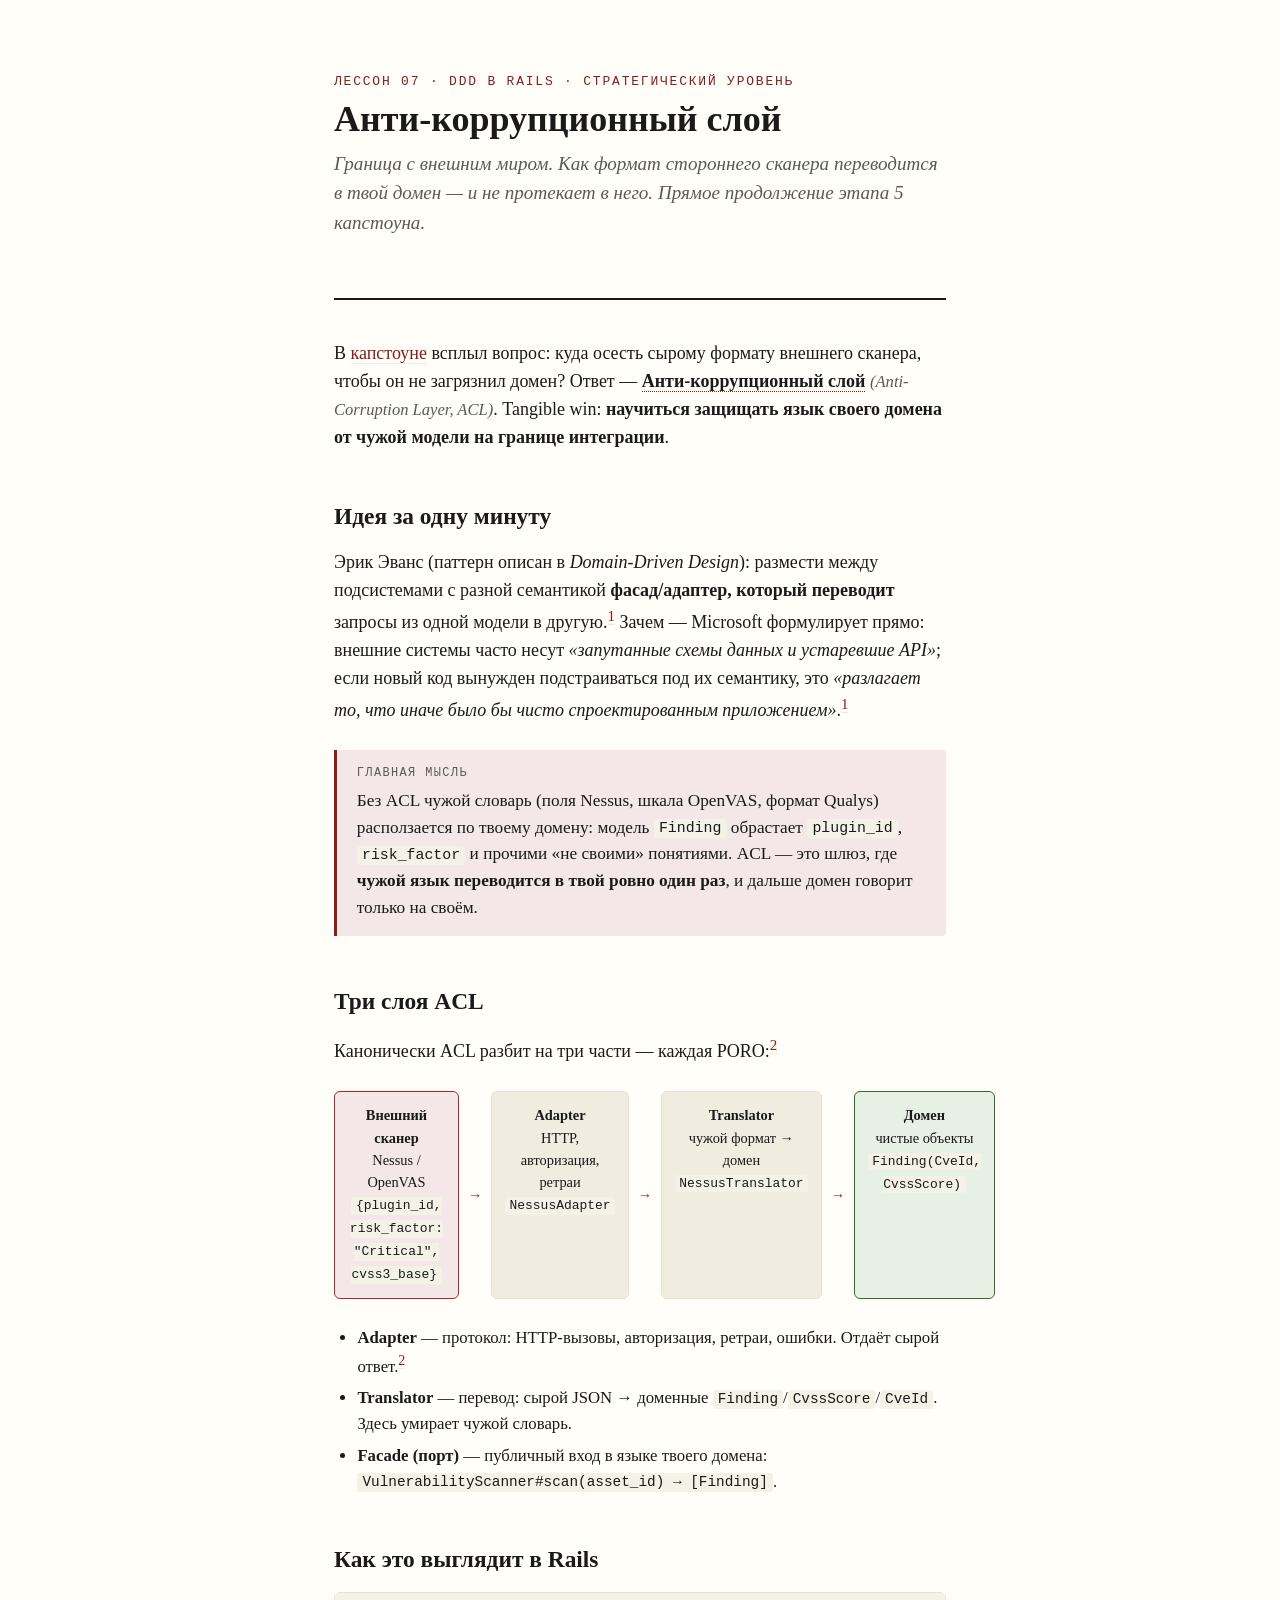
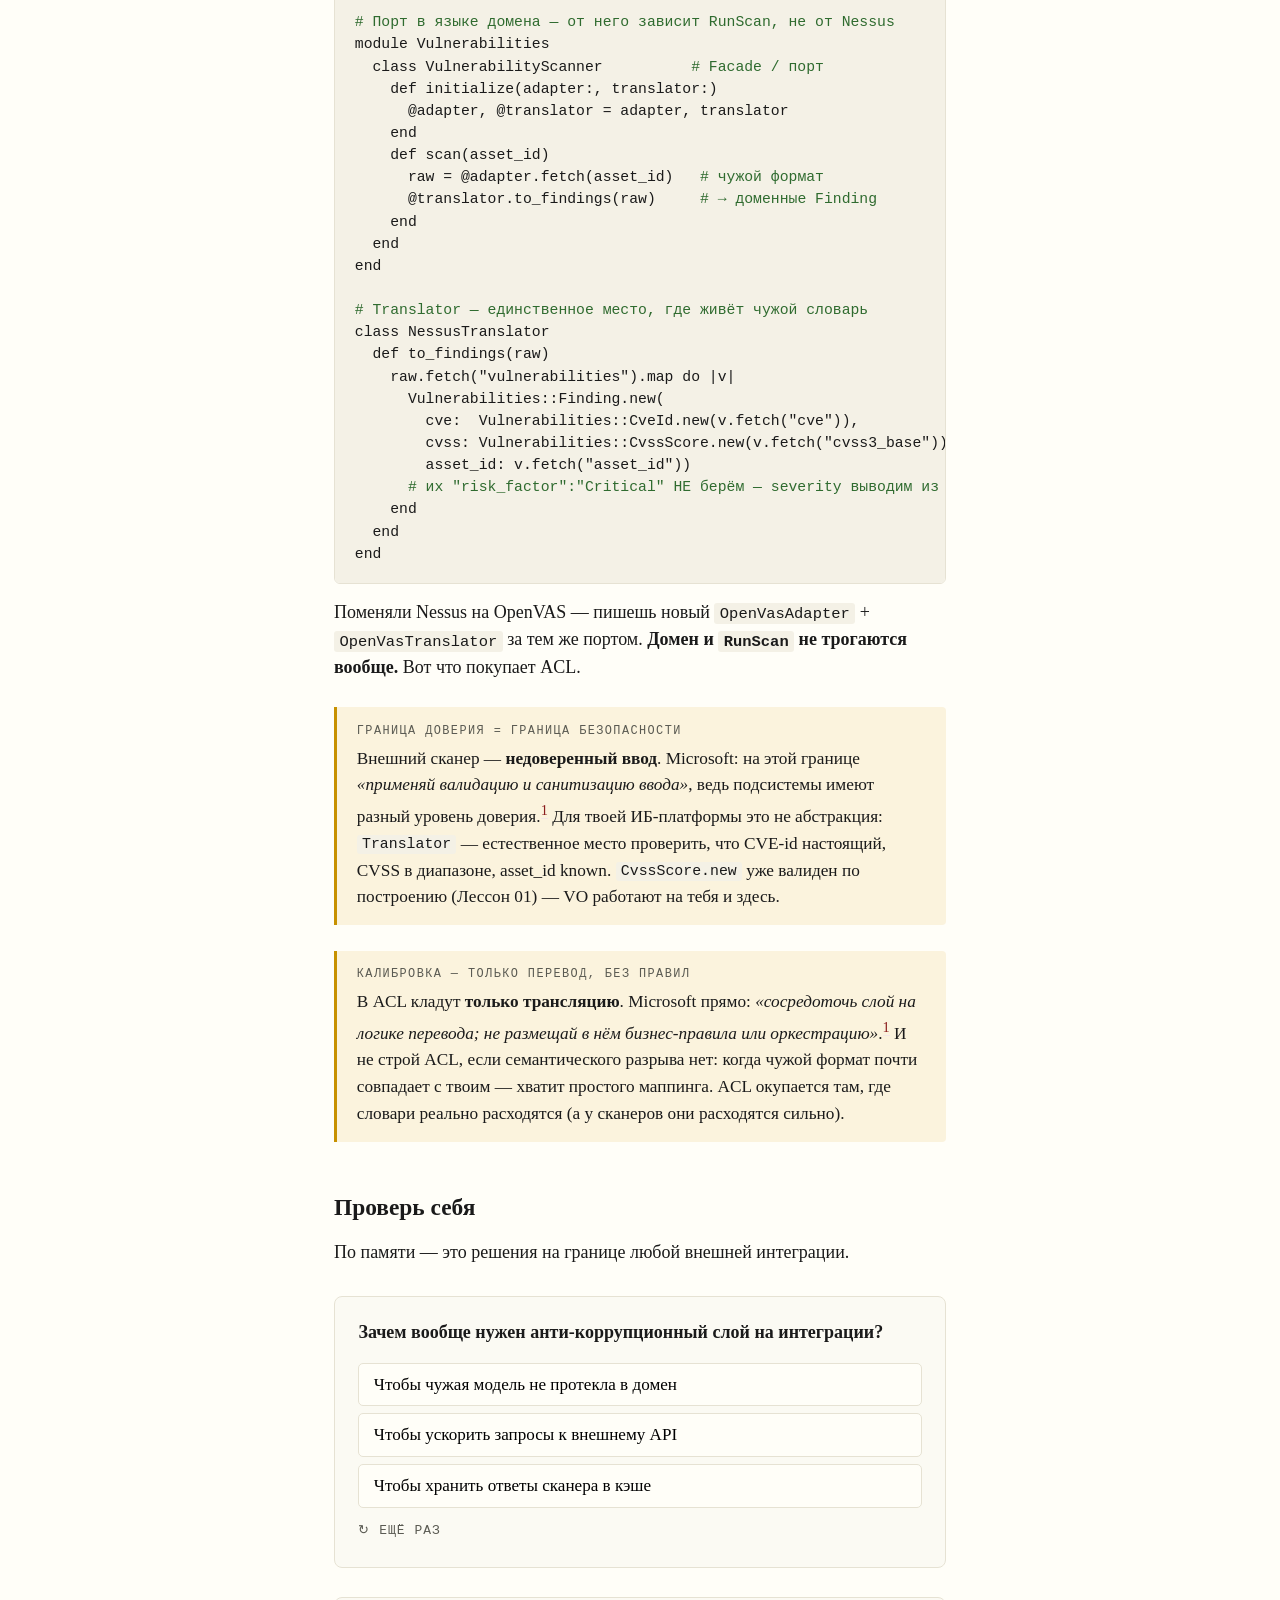
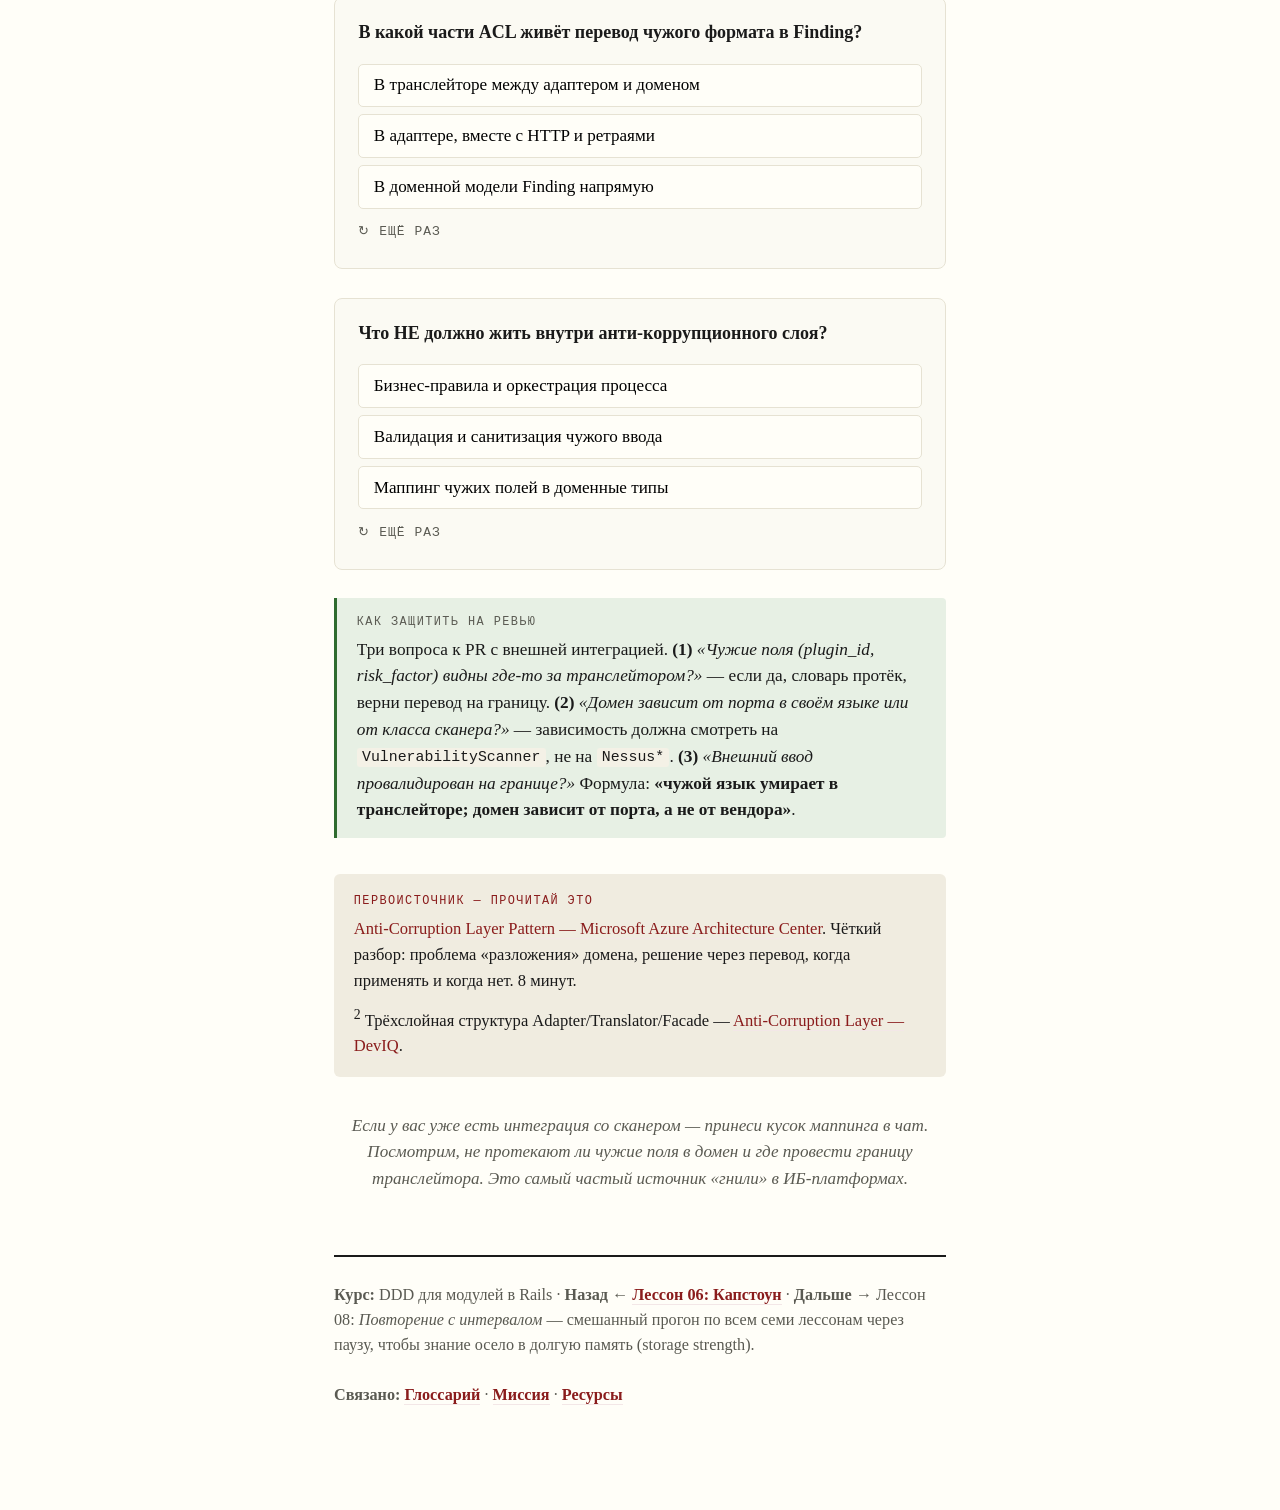
<file: courses/ddd-rails/lessons/0007-anti-corruption-layer.html>
<!DOCTYPE html>
<html lang="ru">
<head>
<meta charset="utf-8">
<meta name="viewport" content="width=device-width, initial-scale=1">
<title>Лессон 07 — Анти-коррупционный слой</title>
<link rel="stylesheet" href="../assets/lesson.css">
<style>
  .acl { display:flex; align-items:stretch; gap:0.5rem; margin:1.4rem 0; font-size:0.8rem; }
  .acl .box { flex:1; border:1px solid var(--rule); border-radius:6px; padding:0.7rem; text-align:center; }
  .acl .ext { background:#f3e7e7; border-color:var(--ruby); }
  .acl .lay { background:#f0ece0; }
  .acl .dom { background:var(--good-soft); border-color:var(--good); }
  .acl .arrow { display:flex; align-items:center; color:var(--accent); font-weight:700; }
  .acl code { font-size:0.72rem; }
  @media (max-width:34rem){ .acl{ flex-direction:column; } .acl .arrow{ justify-content:center; transform:rotate(90deg); } }
</style>
</head>
<body>

<header class="masthead">
  <p class="eyebrow">Лессон 07 · DDD в Rails · Стратегический уровень</p>
  <h1>Анти-коррупционный слой</h1>
  <p class="subtitle">Граница с внешним миром. Как формат стороннего сканера переводится в твой домен — и не протекает в него. Прямое продолжение этапа 5 капстоуна.</p>
</header>

<p>В <a href="0006-capstone-scan-module.html">капстоуне</a> всплыл вопрос: куда осесть сырому формату внешнего сканера, чтобы он не загрязнил домен? Ответ — <span class="term">Анти-коррупционный слой</span> <span class="en">(Anti-Corruption Layer, ACL)</span>. Tangible win: <b>научиться защищать язык своего домена от чужой модели на границе интеграции</b>.</p>

<h2>Идея за одну минуту</h2>

<p>Эрик Эванс (паттерн описан в <em>Domain-Driven Design</em>): размести между подсистемами с разной семантикой <b>фасад/адаптер, который переводит</b> запросы из одной модели в другую.<sup><a href="#src1">1</a></sup> Зачем — Microsoft формулирует прямо: внешние системы часто несут <em>«запутанные схемы данных и устаревшие API»</em>; если новый код вынужден подстраиваться под их семантику, это <em>«разлагает то, что иначе было бы чисто спроектированным приложением»</em>.<sup><a href="#src1">1</a></sup></p>

<div class="insight">
  <span class="callout-label">Главная мысль</span>
  Без ACL чужой словарь (поля Nessus, шкала OpenVAS, формат Qualys) расползается по твоему домену: модель <code>Finding</code> обрастает <code>plugin_id</code>, <code>risk_factor</code> и прочими «не своими» понятиями. ACL — это шлюз, где <b>чужой язык переводится в твой ровно один раз</b>, и дальше домен говорит только на своём.
</div>

<h2>Три слоя ACL</h2>
<p>Канонически ACL разбит на три части — каждая PORO:<sup><a href="#src2">2</a></sup></p>

<div class="acl">
  <div class="box ext"><b>Внешний сканер</b><br>Nessus / OpenVAS<br><code>{plugin_id, risk_factor: "Critical", cvss3_base}</code></div>
  <div class="arrow">→</div>
  <div class="box lay"><b>Adapter</b><br>HTTP, авторизация, ретраи<br><code>NessusAdapter</code></div>
  <div class="arrow">→</div>
  <div class="box lay"><b>Translator</b><br>чужой формат → домен<br><code>NessusTranslator</code></div>
  <div class="arrow">→</div>
  <div class="box dom"><b>Домен</b><br>чистые объекты<br><code>Finding(CveId, CvssScore)</code></div>
</div>

<ul style="font-size:0.93rem">
  <li><b>Adapter</b> — протокол: HTTP-вызовы, авторизация, ретраи, ошибки. Отдаёт сырой ответ.<sup><a href="#src2">2</a></sup></li>
  <li><b>Translator</b> — перевод: сырой JSON → доменные <code>Finding</code>/<code>CvssScore</code>/<code>CveId</code>. Здесь умирает чужой словарь.</li>
  <li><b>Facade (порт)</b> — публичный вход в языке твоего домена: <code>VulnerabilityScanner#scan(asset_id) → [Finding]</code>.</li>
</ul>

<h2>Как это выглядит в Rails</h2>

<pre><code><span class="good"># Порт в языке домена — от него зависит RunScan, не от Nessus</span>
module Vulnerabilities
  class VulnerabilityScanner          <span class="good"># Facade / порт</span>
    def initialize(adapter:, translator:)
      @adapter, @translator = adapter, translator
    end
    def scan(asset_id)
      raw = @adapter.fetch(asset_id)   <span class="good"># чужой формат</span>
      @translator.to_findings(raw)     <span class="good"># → доменные Finding</span>
    end
  end
end

<span class="good"># Translator — единственное место, где живёт чужой словарь</span>
class NessusTranslator
  def to_findings(raw)
    raw.fetch("vulnerabilities").map do |v|
      Vulnerabilities::Finding.new(
        cve:  Vulnerabilities::CveId.new(v.fetch("cve")),
        cvss: Vulnerabilities::CvssScore.new(v.fetch("cvss3_base")),
        asset_id: v.fetch("asset_id"))
      <span class="good"># их "risk_factor":"Critical" НЕ берём — severity выводим из CVSS сами</span>
    end
  end
end</code></pre>

<p>Поменяли Nessus на OpenVAS — пишешь новый <code>OpenVasAdapter</code> + <code>OpenVasTranslator</code> за тем же портом. <b>Домен и <code>RunScan</code> не трогаются вообще.</b> Вот что покупает ACL.</p>

<div class="warn">
  <span class="callout-label">Граница доверия = граница безопасности</span>
  Внешний сканер — <b>недоверенный ввод</b>. Microsoft: на этой границе <em>«применяй валидацию и санитизацию ввода»</em>, ведь подсистемы имеют разный уровень доверия.<sup><a href="#src1">1</a></sup> Для твоей ИБ-платформы это не абстракция: <code>Translator</code> — естественное место проверить, что CVE-id настоящий, CVSS в диапазоне, asset_id known. <code>CvssScore.new</code> уже валиден по построению (Лессон 01) — VO работают на тебя и здесь.
</div>

<div class="warn">
  <span class="callout-label">Калибровка — только перевод, без правил</span>
  В ACL кладут <b>только трансляцию</b>. Microsoft прямо: <em>«сосредоточь слой на логике перевода; не размещай в нём бизнес-правила или оркестрацию»</em>.<sup><a href="#src1">1</a></sup> И не строй ACL, если семантического разрыва нет: когда чужой формат почти совпадает с твоим — хватит простого маппинга. ACL окупается там, где словари реально расходятся (а у сканеров они расходятся сильно).
</div>

<h2>Проверь себя</h2>
<p>По памяти — это решения на границе любой внешней интеграции.</p>

<div class="quiz" data-quiz>
  <p class="q">Зачем вообще нужен анти-коррупционный слой на интеграции?</p>
  <button data-correct>Чтобы чужая модель не протекла в домен</button>
  <button>Чтобы ускорить запросы к внешнему API</button>
  <button>Чтобы хранить ответы сканера в кэше</button>
  <p class="explain" hidden><b>Чтобы чужая модель не протекла в домен.</b> Без ACL словарь сканера (plugin_id, risk_factor) расползается по твоим моделям и «разлагает» чистый дизайн. ACL переводит чужой язык в твой ровно один раз, на границе.</p>
  <button class="retry" hidden>↻ ещё раз</button>
</div>

<div class="quiz" data-quiz>
  <p class="q">В какой части ACL живёт перевод чужого формата в Finding?</p>
  <button data-correct>В транслейторе между адаптером и доменом</button>
  <button>В адаптере, вместе с HTTP и ретраями</button>
  <button>В доменной модели Finding напрямую</button>
  <p class="explain" hidden><b>В транслейторе.</b> Adapter отвечает только за протокол (HTTP, авторизация, ретраи), Translator — за маппинг чужого JSON в доменные объекты. Домен про чужой формат не знает вовсе.</p>
  <button class="retry" hidden>↻ ещё раз</button>
</div>

<div class="quiz" data-quiz>
  <p class="q">Что НЕ должно жить внутри анти-коррупционного слоя?</p>
  <button data-correct>Бизнес-правила и оркестрация процесса</button>
  <button>Валидация и санитизация чужого ввода</button>
  <button>Маппинг чужих полей в доменные типы</button>
  <p class="explain" hidden><b>Бизнес-правила и оркестрация.</b> ACL — только перевод (+ валидация ввода на границе доверия). Логика домена остаётся на агрегатах и сервисах; смешивать её с трансляцией — значит снова всё запутать.</p>
  <button class="retry" hidden>↻ ещё раз</button>
</div>

<div class="review">
  <span class="callout-label">Как защитить на ревью</span>
  Три вопроса к PR с внешней интеграцией. <b>(1)</b> <em>«Чужие поля (plugin_id, risk_factor) видны где-то за транслейтором?»</em> — если да, словарь протёк, верни перевод на границу. <b>(2)</b> <em>«Домен зависит от порта в своём языке или от класса сканера?»</em> — зависимость должна смотреть на <code>VulnerabilityScanner</code>, не на <code>Nessus*</code>. <b>(3)</b> <em>«Внешний ввод провалидирован на границе?»</em> Формула: <b>«чужой язык умирает в транслейторе; домен зависит от порта, а не от вендора»</b>.
</div>

<div class="source" id="src1">
  <span class="callout-label">Первоисточник — прочитай это</span>
  <a href="https://learn.microsoft.com/en-us/azure/architecture/patterns/anti-corruption-layer">Anti-Corruption Layer Pattern — Microsoft Azure Architecture Center</a>.
  Чёткий разбор: проблема «разложения» домена, решение через перевод, когда применять и когда нет. 8 минут.
  <p style="margin:0.6rem 0 0"><sup id="src2">2</sup> Трёхслойная структура Adapter/Translator/Facade — <a href="https://deviq.com/domain-driven-design/anti-corruption-layer/">Anti-Corruption Layer — DevIQ</a>.</p>
</div>

<p class="ask">Если у вас уже есть интеграция со сканером — принеси кусок маппинга в чат. Посмотрим, не протекают ли чужие поля в домен и где провести границу транслейтора. Это самый частый источник «гнили» в ИБ-платформах.</p>

<div class="footer">
  <b>Курс:</b> DDD для модулей в Rails ·
  <b>Назад ←</b> <a href="0006-capstone-scan-module.html">Лессон 06: Капстоун</a> ·
  <b>Дальше →</b> Лессон 08: <i>Повторение с интервалом</i> — смешанный прогон по всем семи лессонам через паузу, чтобы знание осело в долгую память (storage strength).
  <br><br>
  <b>Связано:</b> <a href="../GLOSSARY.md">Глоссарий</a> · <a href="../MISSION.md">Миссия</a> · <a href="../RESOURCES.md">Ресурсы</a>
</div>

<script src="../assets/quiz.js"></script>
</body>
</html>
</file>
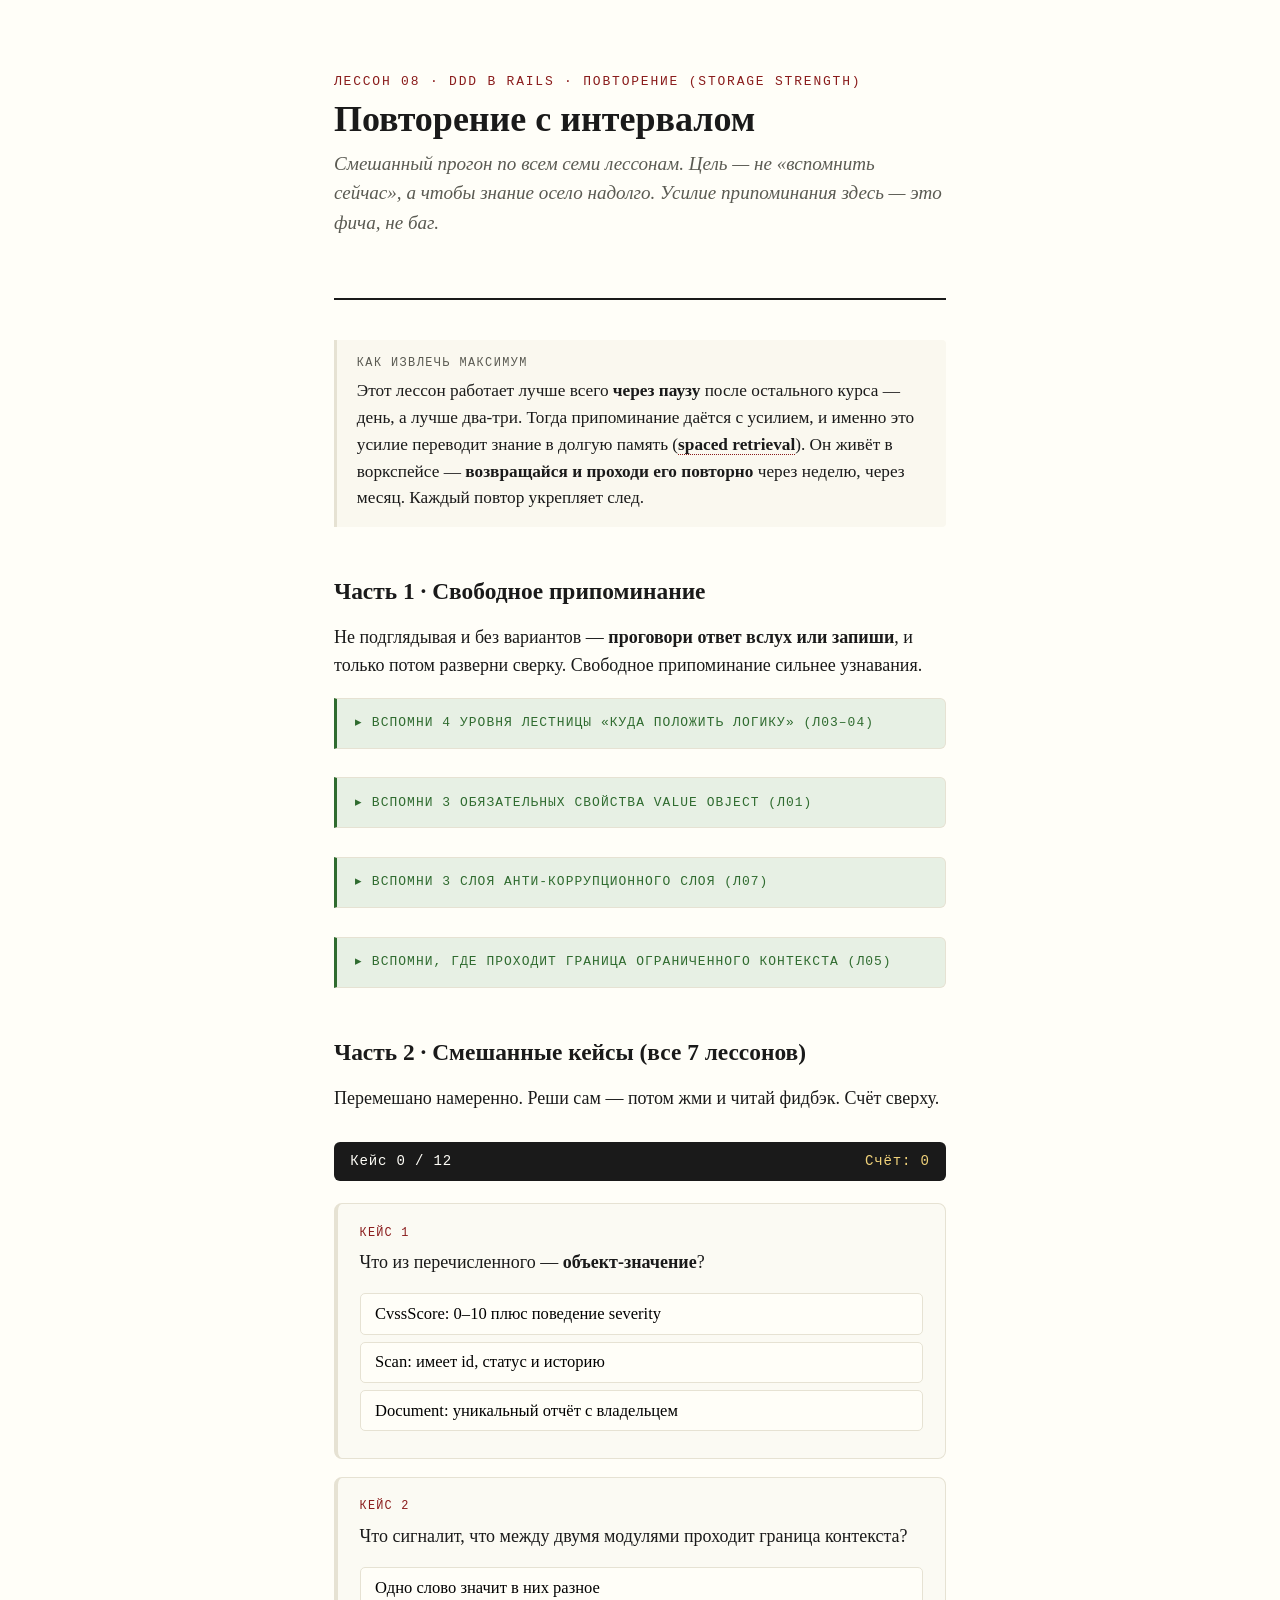
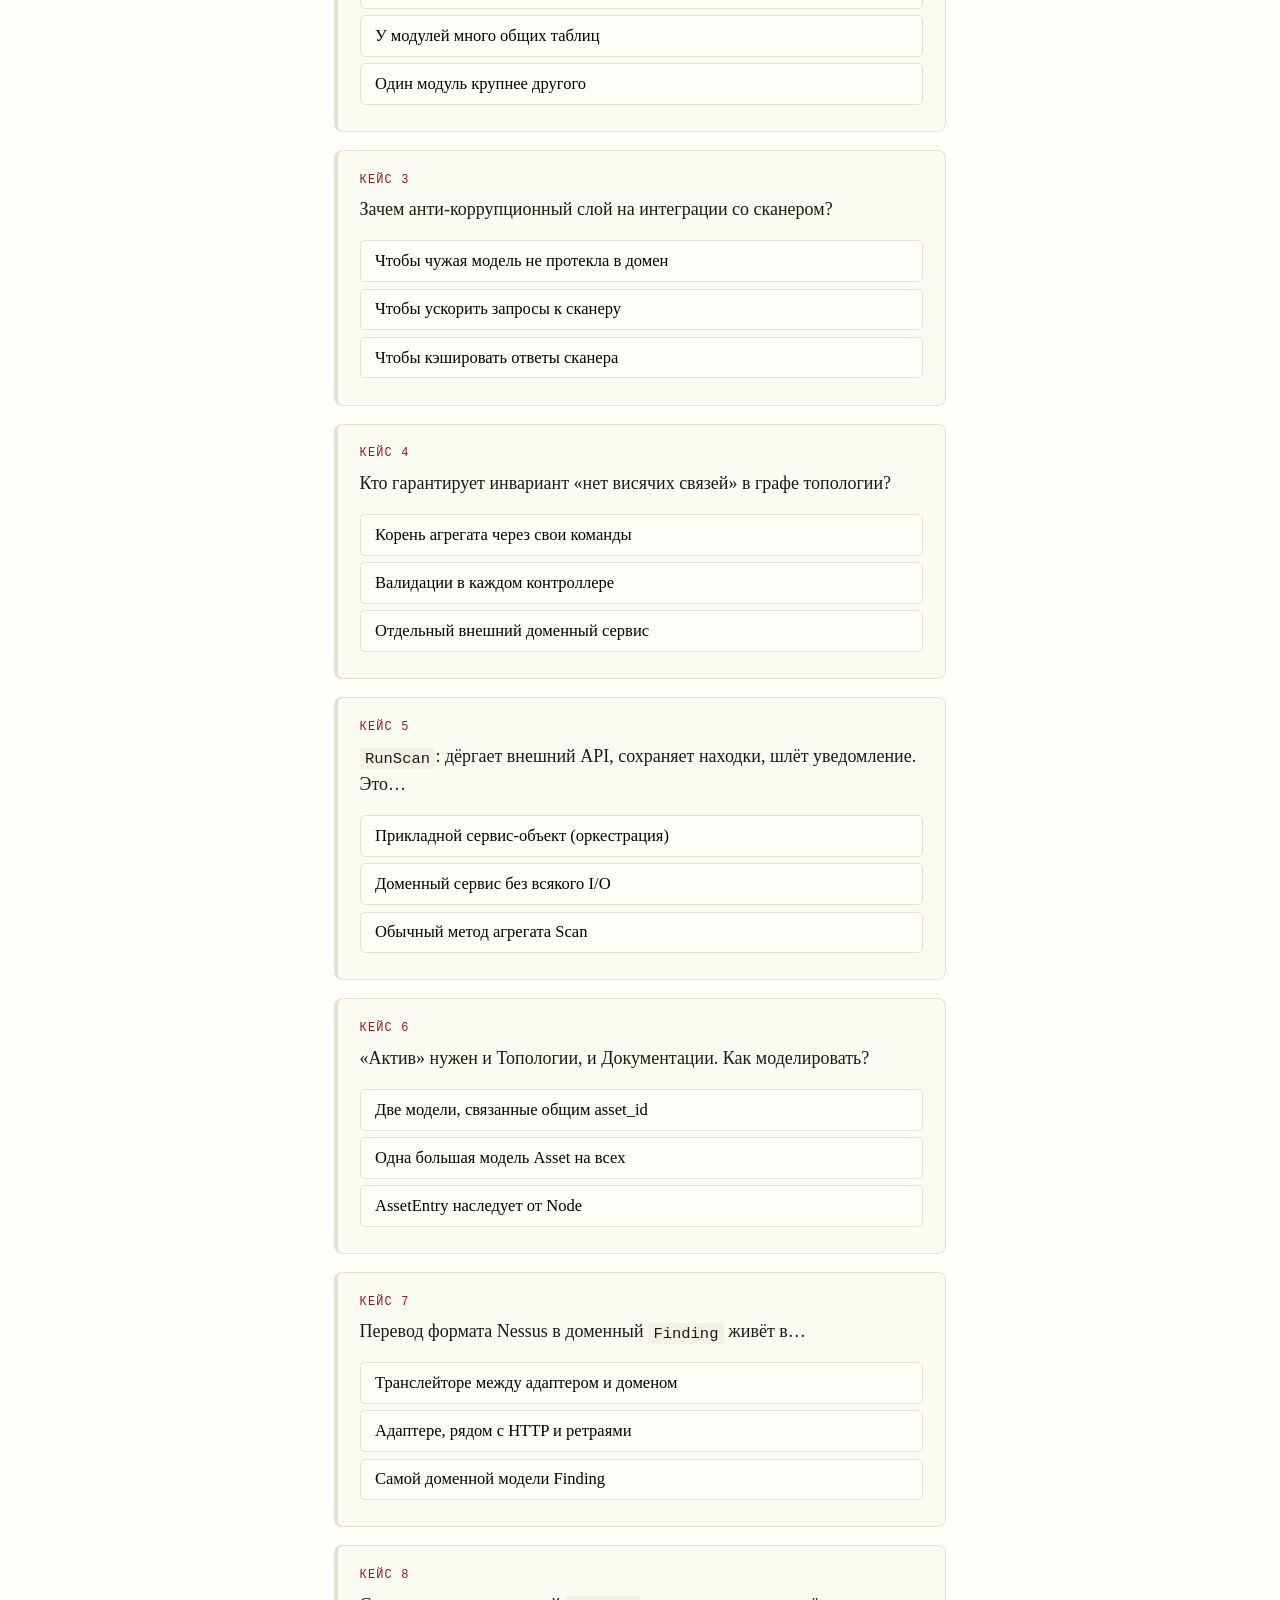
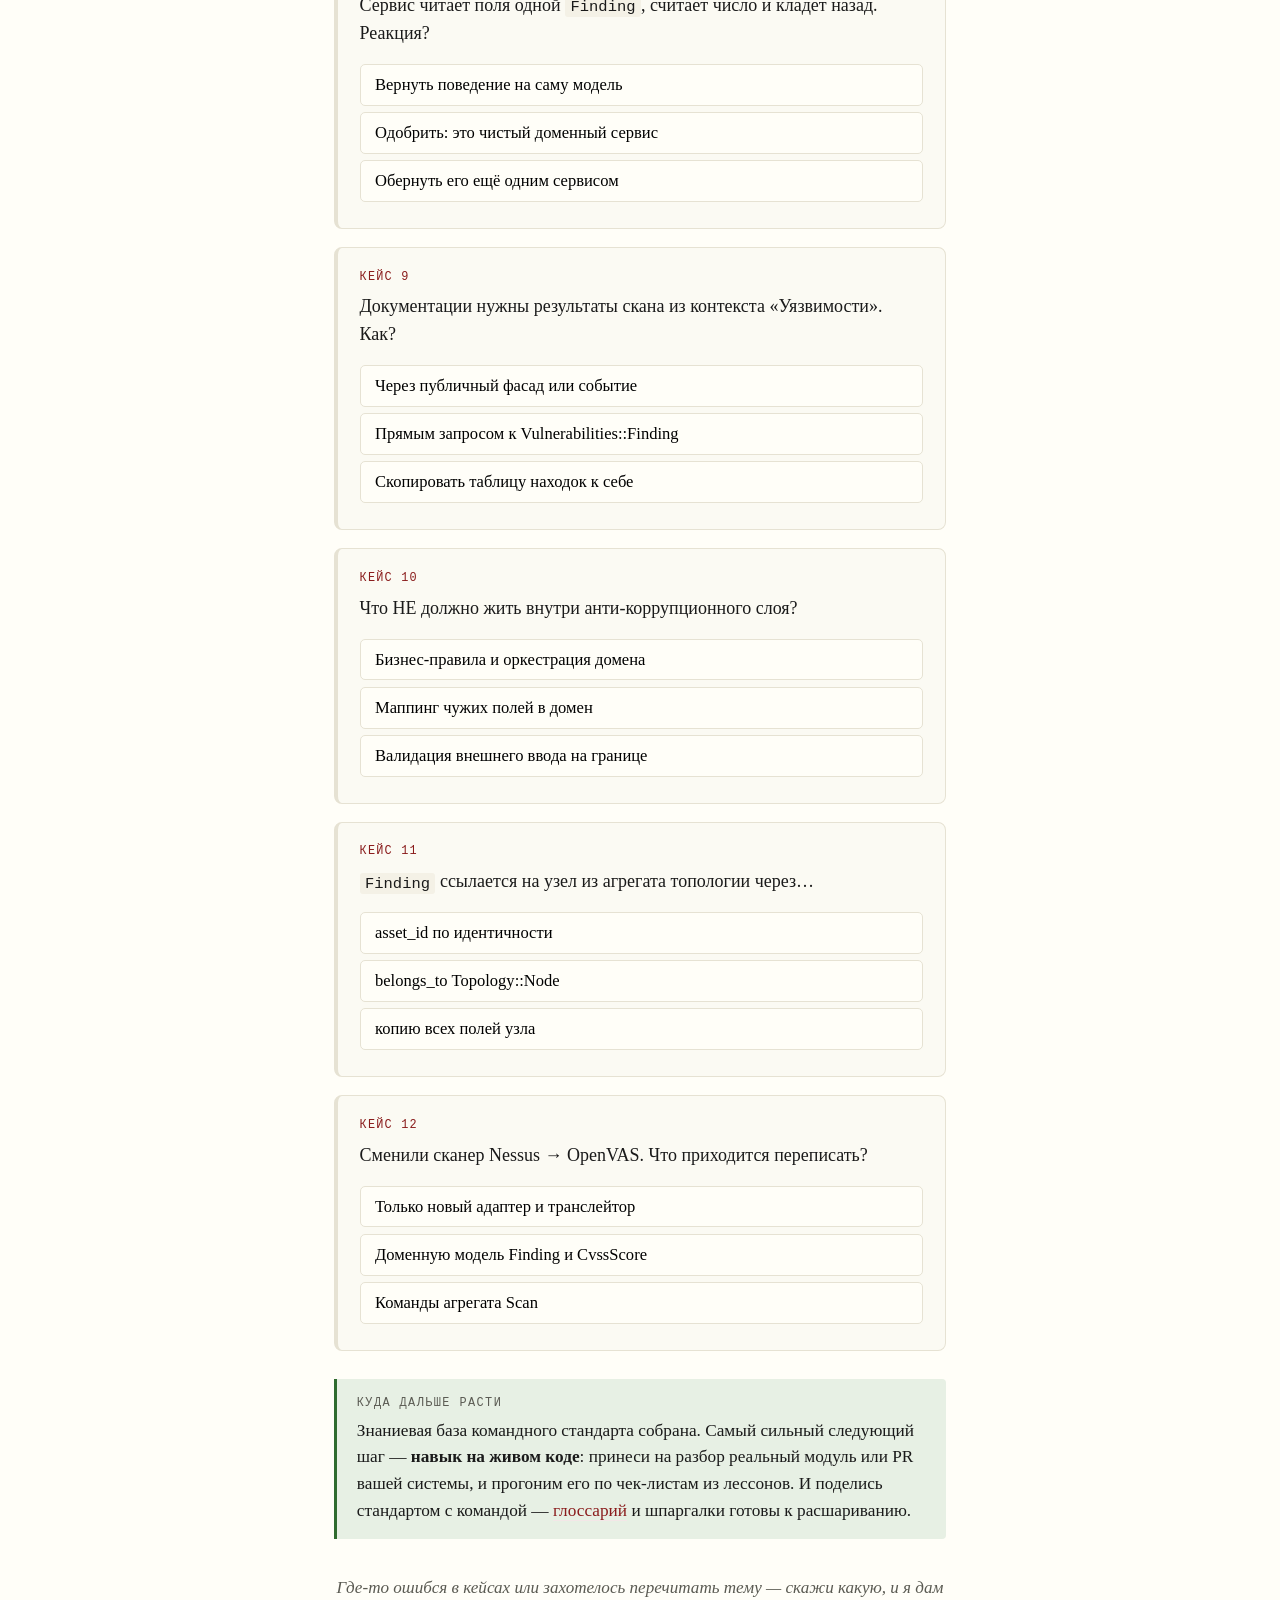
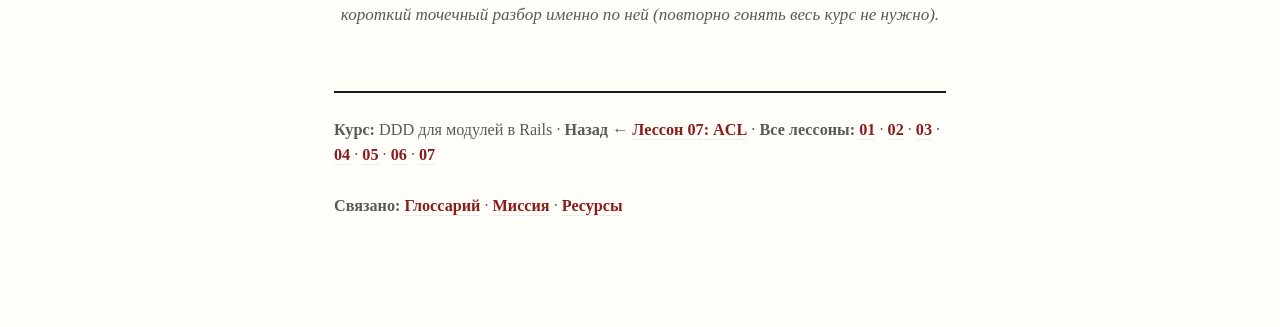
<file: courses/ddd-rails/lessons/0008-spaced-review.html>
<!DOCTYPE html>
<html lang="ru">
<head>
<meta charset="utf-8">
<meta name="viewport" content="width=device-width, initial-scale=1">
<title>Лессон 08 — Повторение с интервалом</title>
<link rel="stylesheet" href="../assets/lesson.css">
</head>
<body>

<header class="masthead">
  <p class="eyebrow">Лессон 08 · DDD в Rails · Повторение (storage strength)</p>
  <h1>Повторение с интервалом</h1>
  <p class="subtitle">Смешанный прогон по всем семи лессонам. Цель — не «вспомнить сейчас», а чтобы знание осело надолго. Усилие припоминания здесь — это фича, не баг.</p>
</header>

<div class="note">
  <span class="callout-label">Как извлечь максимум</span>
  Этот лессон работает лучше всего <b>через паузу</b> после остального курса — день, а лучше два-три. Тогда припоминание даётся с усилием, и именно это усилие переводит знание в долгую память (<span class="term">spaced retrieval</span>). Он живёт в воркспейсе — <b>возвращайся и проходи его повторно</b> через неделю, через месяц. Каждый повтор укрепляет след.
</div>

<h2>Часть 1 · Свободное припоминание</h2>
<p>Не подглядывая и без вариантов — <b>проговори ответ вслух или запиши</b>, и только потом разверни сверку. Свободное припоминание сильнее узнавания.</p>

<details class="reveal">
  <summary>Вспомни 4 уровня лестницы «куда положить логику» (Л03–04)</summary>
  <ul>
    <li><b>1.</b> Про одно значение → метод <b>объекта-значения</b>.</li>
    <li><b>2.</b> Про состояние одного агрегата + инвариант → <b>команда корня</b>.</li>
    <li><b>3.</b> «Ничья», несколько агрегатов, без I/O → <b>доменный сервис</b>.</li>
    <li><b>4.</b> Оркестрация + сайд-эффекты → <b>прикладной сервис-объект</b>.</li>
    <li><b>0.</b> Запах: логика читает поля одной модели и кладёт назад → <b>вернуть на модель</b>.</li>
  </ul>
</details>

<details class="reveal">
  <summary>Вспомни 3 обязательных свойства Value Object (Л01)</summary>
  <ul>
    <li><b>Иммутабельность</b> — создан и не меняется (<code>freeze</code>).</li>
    <li><b>Валидность по построению</b> — невалидный объект не существует (конструктор падает).</li>
    <li><b>Поведение едет с данными</b> — вопросы к значению это его методы.</li>
  </ul>
</details>

<details class="reveal">
  <summary>Вспомни 3 слоя анти-коррупционного слоя (Л07)</summary>
  <ul>
    <li><b>Adapter</b> — протокол: HTTP, авторизация, ретраи.</li>
    <li><b>Translator</b> — чужой формат → доменные объекты (тут умирает чужой словарь).</li>
    <li><b>Facade / порт</b> — публичный вход в языке твоего домена.</li>
  </ul>
</details>

<details class="reveal">
  <summary>Вспомни, где проходит граница ограниченного контекста (Л05)</summary>
  <ul>
    <li>Там, где <b>смысл термина меняется</b> («нужна другая модель, когда меняется язык»).</li>
    <li>Через границу — <b>id + публичный интерфейс/события</b>, не лазая в чужие внутренности.</li>
    <li>Не дроби, где слово значит одно и то же; не объединяй, где значит разное.</li>
  </ul>
</details>

<h2>Часть 2 · Смешанные кейсы (все 7 лессонов)</h2>
<p>Перемешано намеренно. Реши сам — потом жми и читай фидбэк. Счёт сверху.</p>

<div class="trainer" data-trainer>
  <div class="trainer-bar"><span class="trainer-progress"></span><span class="trainer-score"></span></div>

  <!-- 1 · L01 -->
  <div class="tcard" data-tcard>
    <p class="scenario">Что из перечисленного — <b>объект-значение</b>?</p>
    <button data-correct>CvssScore: 0–10 плюс поведение severity</button>
    <button>Scan: имеет id, статус и историю</button>
    <button>Document: уникальный отчёт с владельцем</button>
    <p class="explain" hidden><b>CvssScore.</b> Нет идентичности, важно значение, поведение (severity) едет с данными. Scan и Document — Entity: у них есть «тот же самый» по id.</p>
  </div>

  <!-- 2 · L05 -->
  <div class="tcard" data-tcard>
    <p class="scenario">Что сигналит, что между двумя модулями проходит граница контекста?</p>
    <button data-correct>Одно слово значит в них разное</button>
    <button>У модулей много общих таблиц</button>
    <button>Один модуль крупнее другого</button>
    <p class="explain" hidden><b>Слово меняет смысл.</b> Граница контекста — там, где сдвигается язык. «Актив» как узел графа vs как запись отчёта — два значения, два контекста.</p>
  </div>

  <!-- 3 · L07 -->
  <div class="tcard" data-tcard>
    <p class="scenario">Зачем анти-коррупционный слой на интеграции со сканером?</p>
    <button data-correct>Чтобы чужая модель не протекла в домен</button>
    <button>Чтобы ускорить запросы к сканеру</button>
    <button>Чтобы кэшировать ответы сканера</button>
    <p class="explain" hidden><b>Чтобы чужая модель не протекла.</b> Без ACL словарь сканера (plugin_id, risk_factor) «разлагает» чистый домен. Перевод происходит один раз, на границе.</p>
  </div>

  <!-- 4 · L02 -->
  <div class="tcard" data-tcard>
    <p class="scenario">Кто гарантирует инвариант «нет висячих связей» в графе топологии?</p>
    <button data-correct>Корень агрегата через свои команды</button>
    <button>Валидации в каждом контроллере</button>
    <button>Отдельный внешний доменный сервис</button>
    <p class="explain" hidden><b>Корень агрегата.</b> Инвариант охраняет единственная дверь — <code>topology.connect</code>. Размазать проверки по контроллерам = гарантий нет.</p>
  </div>

  <!-- 5 · L03 -->
  <div class="tcard" data-tcard>
    <p class="scenario"><code>RunScan</code>: дёргает внешний API, сохраняет находки, шлёт уведомление. Это…</p>
    <button data-correct>Прикладной сервис-объект (оркестрация)</button>
    <button>Доменный сервис без всякого I/O</button>
    <button>Обычный метод агрегата Scan</button>
    <p class="explain" hidden><b>Прикладной сервис-объект.</b> Внешний I/O + запись + уведомление — оркестрация, доменных правил нет. Не путать с доменным сервисом (чистый расчёт).</p>
  </div>

  <!-- 6 · L05 -->
  <div class="tcard" data-tcard>
    <p class="scenario">«Актив» нужен и Топологии, и Документации. Как моделировать?</p>
    <button data-correct>Две модели, связанные общим asset_id</button>
    <button>Одна большая модель Asset на всех</button>
    <button>AssetEntry наследует от Node</button>
    <p class="explain" hidden><b>Две модели, общий id.</b> Каждый контекст держит свою модель «Актива» под свой язык. Единая бог-модель — унификация, которая «не окупается».</p>
  </div>

  <!-- 7 · L07 -->
  <div class="tcard" data-tcard>
    <p class="scenario">Перевод формата Nessus в доменный <code>Finding</code> живёт в…</p>
    <button data-correct>Транслейторе между адаптером и доменом</button>
    <button>Адаптере, рядом с HTTP и ретраями</button>
    <button>Самой доменной модели Finding</button>
    <p class="explain" hidden><b>В транслейторе.</b> Adapter — только протокол; Translator — маппинг чужого JSON в домен. Finding о чужом формате не знает.</p>
  </div>

  <!-- 8 · L04 -->
  <div class="tcard" data-tcard>
    <p class="scenario">Сервис читает поля одной <code>Finding</code>, считает число и кладёт назад. Реакция?</p>
    <button data-correct>Вернуть поведение на саму модель</button>
    <button>Одобрить: это чистый доменный сервис</button>
    <button>Обернуть его ещё одним сервисом</button>
    <p class="explain" hidden><b>Вернуть на модель.</b> Запах анемии: поведение сбежало от своих данных. Один агрегат + чтение себя = метод модели, не сервис.</p>
  </div>

  <!-- 9 · L05 -->
  <div class="tcard" data-tcard>
    <p class="scenario">Документации нужны результаты скана из контекста «Уязвимости». Как?</p>
    <button data-correct>Через публичный фасад или событие</button>
    <button>Прямым запросом к Vulnerabilities::Finding</button>
    <button>Скопировать таблицу находок к себе</button>
    <p class="explain" hidden><b>Фасад или событие.</b> Контекст не лезет в чужие внутренности — «модуль не зовёт код другого модуля». Просим через одну дверь или подпиской на <code>ScanCompleted</code>.</p>
  </div>

  <!-- 10 · L07 -->
  <div class="tcard" data-tcard>
    <p class="scenario">Что НЕ должно жить внутри анти-коррупционного слоя?</p>
    <button data-correct>Бизнес-правила и оркестрация домена</button>
    <button>Маппинг чужих полей в домен</button>
    <button>Валидация внешнего ввода на границе</button>
    <p class="explain" hidden><b>Бизнес-правила.</b> ACL — только перевод (+ валидация на границе доверия). Логика домена остаётся на агрегатах и сервисах.</p>
  </div>

  <!-- 11 · L02 -->
  <div class="tcard" data-tcard>
    <p class="scenario"><code>Finding</code> ссылается на узел из агрегата топологии через…</p>
    <button data-correct>asset_id по идентичности</button>
    <button>belongs_to Topology::Node</button>
    <button>копию всех полей узла</button>
    <p class="explain" hidden><b>asset_id.</b> Через границу агрегата/контекста — только ссылка по id, не AR-ассоциация, которая тянет и связывает чужой агрегат.</p>
  </div>

  <!-- 12 · L07 -->
  <div class="tcard" data-tcard>
    <p class="scenario">Сменили сканер Nessus → OpenVAS. Что приходится переписать?</p>
    <button data-correct>Только новый адаптер и транслейтор</button>
    <button>Доменную модель Finding и CvssScore</button>
    <button>Команды агрегата Scan</button>
    <p class="explain" hidden><b>Адаптер и транслейтор.</b> Домен зависит от порта <code>VulnerabilityScanner</code> в своём языке, а не от вендора. В этом весь выигрыш ACL.</p>
  </div>

  <div class="trainer-final" hidden></div>
</div>

<div class="review">
  <span class="callout-label">Куда дальше расти</span>
  Знаниевая база командного стандарта собрана. Самый сильный следующий шаг — <b>навык на живом коде</b>: принеси на разбор реальный модуль или PR вашей системы, и прогоним его по чек-листам из лессонов. И поделись стандартом с командой — <a href="../GLOSSARY.md">глоссарий</a> и шпаргалки готовы к расшариванию.
</div>

<p class="ask">Где-то ошибся в кейсах или захотелось перечитать тему — скажи какую, и я дам короткий точечный разбор именно по ней (повторно гонять весь курс не нужно).</p>

<div class="footer">
  <b>Курс:</b> DDD для модулей в Rails ·
  <b>Назад ←</b> <a href="0007-anti-corruption-layer.html">Лессон 07: ACL</a> ·
  <b>Все лессоны:</b> <a href="0001-value-object.html">01</a> · <a href="0002-aggregate.html">02</a> · <a href="0003-domain-service.html">03</a> · <a href="0004-practice-placement.html">04</a> · <a href="0005-bounded-context.html">05</a> · <a href="0006-capstone-scan-module.html">06</a> · <a href="0007-anti-corruption-layer.html">07</a>
  <br><br>
  <b>Связано:</b> <a href="../GLOSSARY.md">Глоссарий</a> · <a href="../MISSION.md">Миссия</a> · <a href="../RESOURCES.md">Ресурсы</a>
</div>

<script src="../assets/trainer.js"></script>
</body>
</html>
</file>
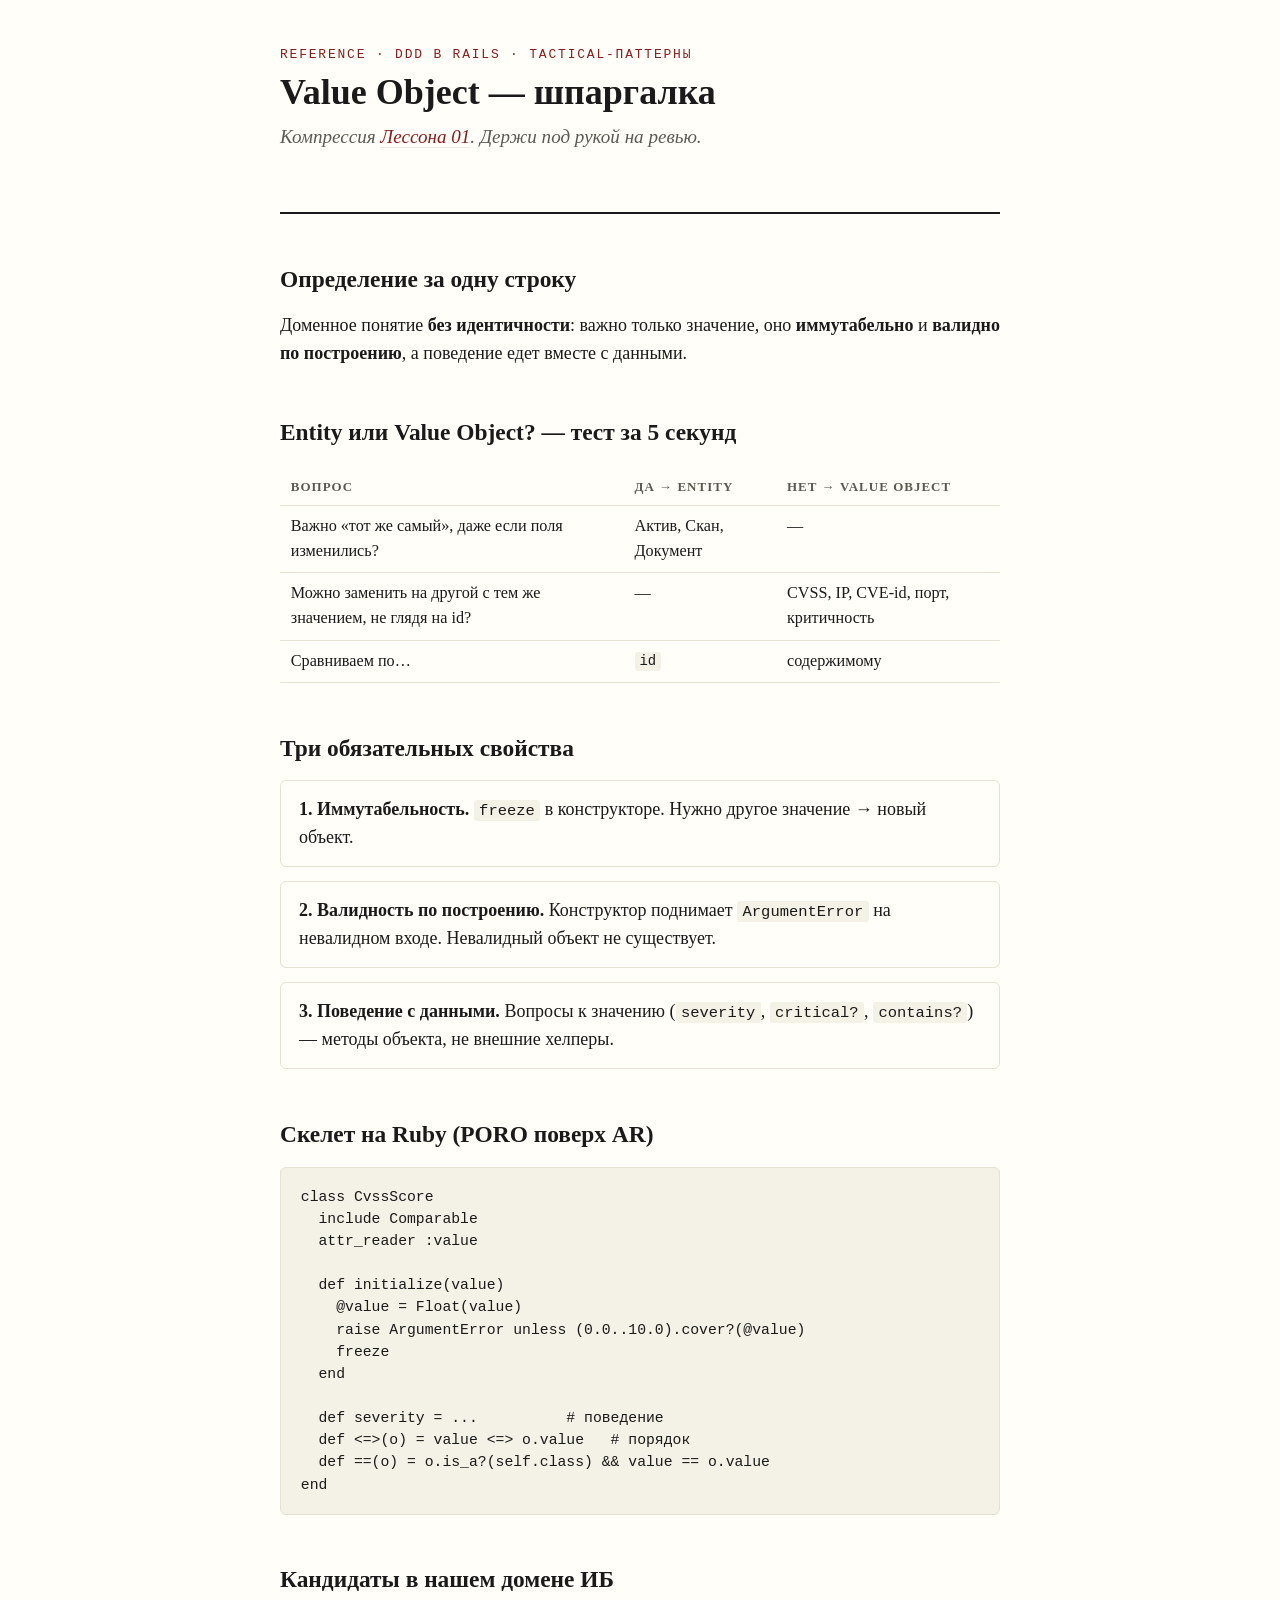
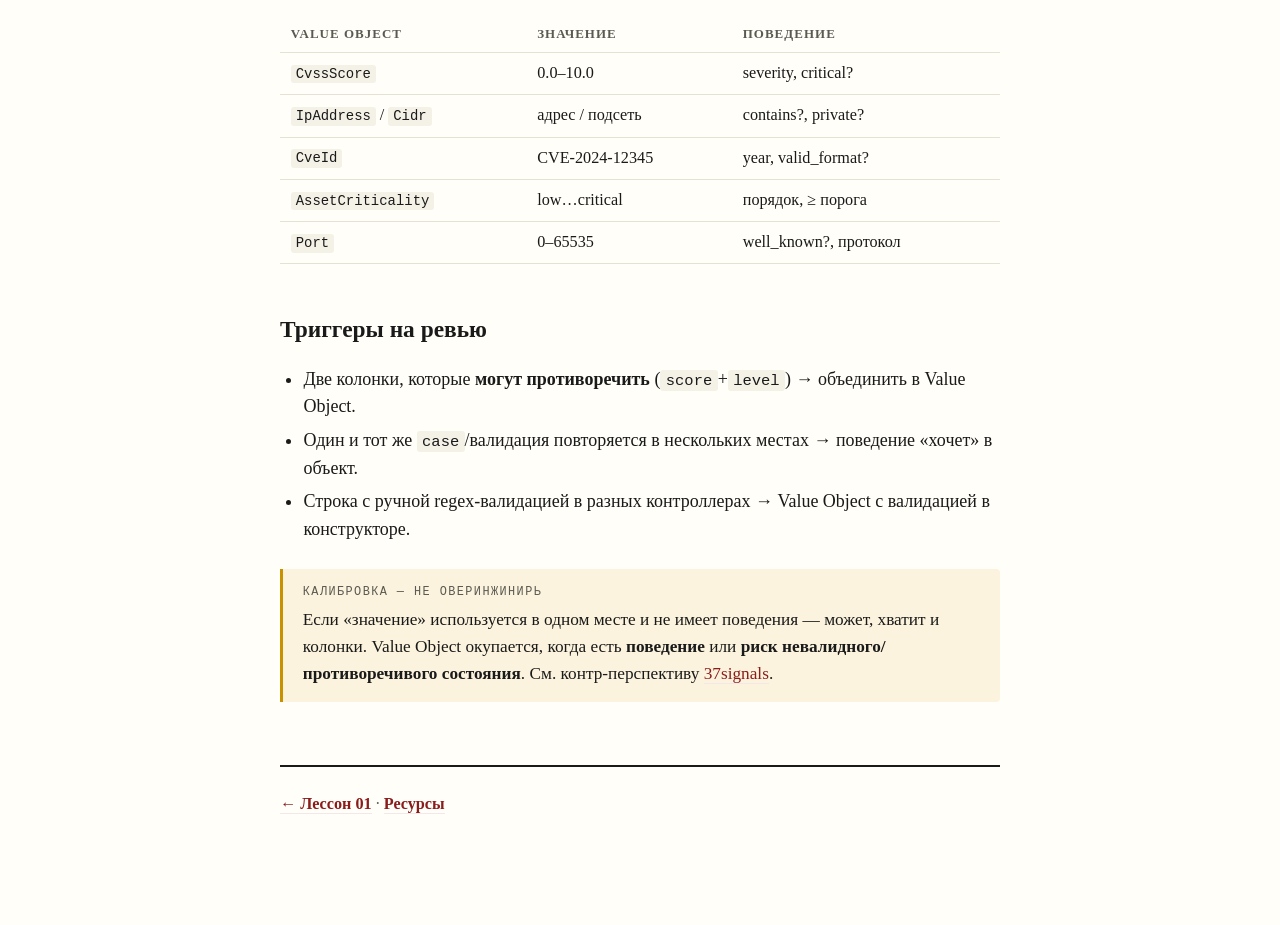
<file: courses/ddd-rails/reference/value-object.html>
<!DOCTYPE html>
<html lang="ru">
<head>
<meta charset="utf-8">
<meta name="viewport" content="width=device-width, initial-scale=1">
<title>Reference — Value Object (DDD в Rails)</title>
<link rel="stylesheet" href="../assets/lesson.css">
<style>
  /* reference docs: denser, print-first */
  body { max-width: 44rem; padding-top: 2.5rem; }
  .card { border:1px solid var(--rule); border-radius:6px; padding:0.8rem 1rem; margin:0.8rem 0; }
  table { border-collapse: collapse; width:100%; font-size:0.9rem; margin:1rem 0; }
  th, td { text-align:left; padding:0.45rem 0.6rem; border-bottom:1px solid var(--rule); vertical-align:top; }
  th { font-size:0.72rem; text-transform:uppercase; letter-spacing:0.08em; color:var(--ink-soft); }
</style>
</head>
<body>

<header class="masthead">
  <p class="eyebrow">Reference · DDD в Rails · Tactical-паттерны</p>
  <h1>Value Object — шпаргалка</h1>
  <p class="subtitle">Компрессия <a href="../lessons/0001-value-object.html">Лессона 01</a>. Держи под рукой на ревью.</p>
</header>

<h2>Определение за одну строку</h2>
<p>Доменное понятие <b>без идентичности</b>: важно только значение, оно <b>иммутабельно</b> и <b>валидно по построению</b>, а поведение едет вместе с данными.</p>

<h2>Entity или Value Object? — тест за 5 секунд</h2>
<table>
  <tr><th>Вопрос</th><th>Да → Entity</th><th>Нет → Value Object</th></tr>
  <tr><td>Важно «тот же самый», даже если поля изменились?</td><td>Актив, Скан, Документ</td><td>—</td></tr>
  <tr><td>Можно заменить на другой с тем же значением, не глядя на id?</td><td>—</td><td>CVSS, IP, CVE-id, порт, критичность</td></tr>
  <tr><td>Сравниваем по…</td><td><code>id</code></td><td>содержимому</td></tr>
</table>

<h2>Три обязательных свойства</h2>
<div class="card"><b>1. Иммутабельность.</b> <code>freeze</code> в конструкторе. Нужно другое значение → новый объект.</div>
<div class="card"><b>2. Валидность по построению.</b> Конструктор поднимает <code>ArgumentError</code> на невалидном входе. Невалидный объект не существует.</div>
<div class="card"><b>3. Поведение с данными.</b> Вопросы к значению (<code>severity</code>, <code>critical?</code>, <code>contains?</code>) — методы объекта, не внешние хелперы.</div>

<h2>Скелет на Ruby (PORO поверх AR)</h2>
<pre><code>class CvssScore
  include Comparable
  attr_reader :value

  def initialize(value)
    @value = Float(value)
    raise ArgumentError unless (0.0..10.0).cover?(@value)
    freeze
  end

  def severity = ...          # поведение
  def <=>(o) = value <=> o.value   # порядок
  def ==(o) = o.is_a?(self.class) && value == o.value
end</code></pre>

<h2>Кандидаты в нашем домене ИБ</h2>
<table>
  <tr><th>Value Object</th><th>Значение</th><th>Поведение</th></tr>
  <tr><td><code>CvssScore</code></td><td>0.0–10.0</td><td>severity, critical?</td></tr>
  <tr><td><code>IpAddress</code> / <code>Cidr</code></td><td>адрес / подсеть</td><td>contains?, private?</td></tr>
  <tr><td><code>CveId</code></td><td>CVE-2024-12345</td><td>year, valid_format?</td></tr>
  <tr><td><code>AssetCriticality</code></td><td>low…critical</td><td>порядок, ≥ порога</td></tr>
  <tr><td><code>Port</code></td><td>0–65535</td><td>well_known?, протокол</td></tr>
</table>

<h2>Триггеры на ревью</h2>
<ul>
  <li>Две колонки, которые <b>могут противоречить</b> (<code>score</code>+<code>level</code>) → объединить в Value Object.</li>
  <li>Один и тот же <code>case</code>/валидация повторяется в нескольких местах → поведение «хочет» в объект.</li>
  <li>Строка с ручной regex-валидацией в разных контроллерах → Value Object с валидацией в конструкторе.</li>
</ul>

<div class="warn">
  <span class="callout-label">Калибровка — не оверинжинирь</span>
  Если «значение» используется в одном месте и не имеет поведения — может, хватит и колонки. Value Object окупается, когда есть <b>поведение</b> или <b>риск невалидного/противоречивого состояния</b>. См. контр-перспективу <a href="https://dev.37signals.com/active-record-nice-and-blended/">37signals</a>.
</div>

<div class="footer">
  <a href="../lessons/0001-value-object.html">← Лессон 01</a> · <a href="../RESOURCES.md">Ресурсы</a>
</div>

</body>
</html>
</file>
<file: assets/site.css>
/* site.css — общая тёмная "moss/clay" тема для оболочки сайта:
   корневой лендинг и оглавления серий. Уроки используют свой lesson.css. */

:root{
  --ink:#e4ede8;
  --ink-soft:#9fb2a8;
  --paper:#0e1513;
  --paper-2:#161f1b;
  --paper-3:#1b2622;
  --moss:#5fa085;
  --moss-bright:#6fc4a3;
  --clay:#e07d44;
  --clay-soft:#d98a5c;
  --gold:#ceaa56;
  --line:#27332d;
  --line-2:#324039;
}

*{box-sizing:border-box;margin:0;padding:0}
html{scroll-behavior:smooth}

body{
  background:
    radial-gradient(1100px 520px at 78% -8%, rgba(95,160,133,.10), transparent 60%),
    radial-gradient(900px 460px at 0% 4%, rgba(224,125,68,.07), transparent 55%),
    var(--paper);
  color:var(--ink);
  font-family:'Inter',system-ui,-apple-system,sans-serif;
  line-height:1.65;
  font-size:16px;
  -webkit-font-smoothing:antialiased;
  min-height:100vh;
}

.wrap{max-width:880px;margin:0 auto;padding:0 24px 120px}

/* ---- Hero ---- */
.hero{padding:84px 0 40px;border-bottom:1px solid var(--line)}
.eyebrow{
  font-family:'JetBrains Mono',ui-monospace,monospace;
  font-size:12px;letter-spacing:.18em;text-transform:uppercase;
  color:var(--clay);margin-bottom:22px;
}
.eyebrow a{color:var(--clay);text-decoration:none}
.eyebrow a:hover{text-decoration:underline}
.hero h1{
  font-family:'Fraunces',Georgia,serif;font-weight:900;
  font-size:clamp(34px,6vw,52px);line-height:1.05;letter-spacing:-.02em;
}
.hero h1 em{color:var(--clay);font-style:normal}
.hero .lede{
  margin-top:20px;font-size:18px;color:var(--ink-soft);max-width:60ch;
}

/* ---- Sections ---- */
.section{margin-top:56px}
.section > h2{
  font-family:'JetBrains Mono',ui-monospace,monospace;
  font-size:12px;letter-spacing:.16em;text-transform:uppercase;
  color:var(--moss);margin-bottom:20px;
  padding-bottom:10px;border-bottom:1px solid var(--line);
}

/* ---- Course / article cards ---- */
.card{
  display:block;text-decoration:none;color:inherit;
  background:var(--paper-2);
  border:1px solid var(--line);border-radius:14px;
  padding:24px 26px;margin-bottom:16px;
  transition:border-color .18s, transform .18s, background .18s;
}
.card:hover{border-color:var(--moss);transform:translateY(-2px);background:var(--paper-3)}
.card .card-top{display:flex;align-items:center;gap:12px;flex-wrap:wrap;margin-bottom:8px}
.card h3{
  font-family:'Fraunces',Georgia,serif;font-weight:600;font-size:23px;letter-spacing:-.01em;
}
.card p{color:var(--ink-soft);font-size:15px;margin-top:4px}
.card .go{
  display:inline-block;margin-top:14px;
  font-family:'JetBrains Mono',ui-monospace,monospace;font-size:13px;
  color:var(--clay);
}
.card:hover .go{color:var(--clay-soft)}

.badge{
  display:inline-block;
  font-family:'JetBrains Mono',ui-monospace,monospace;
  font-size:11px;letter-spacing:.06em;text-transform:uppercase;
  color:var(--gold);background:rgba(206,170,86,.10);
  border:1px solid rgba(206,170,86,.28);border-radius:999px;
  padding:3px 11px;
}
.badge.moss{color:var(--moss-bright);background:rgba(95,160,133,.10);border-color:rgba(95,160,133,.30)}

/* ---- Lesson list (course index) ---- */
.track{font-family:'JetBrains Mono',ui-monospace,monospace;font-size:11px;
  letter-spacing:.12em;text-transform:uppercase;color:var(--moss);
  margin:28px 0 12px;opacity:.85}
.lessons{list-style:none}
.lesson{
  display:flex;align-items:baseline;gap:16px;text-decoration:none;color:inherit;
  padding:14px 16px;border:1px solid var(--line);border-radius:11px;margin-bottom:9px;
  background:var(--paper-2);transition:border-color .16s, background .16s;
}
.lesson:hover{border-color:var(--moss);background:var(--paper-3)}
.lesson .n{
  font-family:'JetBrains Mono',ui-monospace,monospace;font-size:13px;
  color:var(--gold);flex:0 0 auto;padding-top:1px;
}
.lesson .body{flex:1 1 auto}
.lesson .t{font-family:'Fraunces',Georgia,serif;font-size:18px;font-weight:600}
.lesson .d{color:var(--ink-soft);font-size:14px;margin-top:2px}
.lesson .arrow{color:var(--moss);opacity:0;transition:opacity .16s;flex:0 0 auto}
.lesson:hover .arrow{opacity:1}

/* ---- CTA ---- */
.cta{
  display:inline-block;margin-top:8px;text-decoration:none;
  background:var(--clay);color:#160b04;font-weight:600;
  padding:12px 22px;border-radius:10px;
  font-family:'JetBrains Mono',ui-monospace,monospace;font-size:14px;letter-spacing:.02em;
  transition:background .16s, transform .16s;
}
.cta:hover{background:var(--clay-soft);transform:translateY(-1px)}

/* ---- Resource links ---- */
.reslist{list-style:none;display:flex;flex-wrap:wrap;gap:10px}
.reslist a{
  text-decoration:none;color:var(--ink);font-size:14px;
  border:1px solid var(--line);border-radius:9px;padding:9px 14px;
  background:var(--paper-2);transition:border-color .16s, color .16s;
}
.reslist a:hover{border-color:var(--clay);color:var(--clay-soft)}
.reslist a .ic{color:var(--moss);margin-right:7px}

/* ---- Hint / footer ---- */
.hint{
  margin-top:40px;padding:16px 18px;border-left:2px solid var(--moss);
  background:var(--paper-2);border-radius:0 10px 10px 0;
  color:var(--ink-soft);font-size:14.5px;
}
.site-foot{
  margin-top:64px;padding-top:24px;border-top:1px solid var(--line);
  color:var(--ink-soft);font-size:13px;
  display:flex;justify-content:space-between;flex-wrap:wrap;gap:12px;
}
.site-foot a{color:var(--moss);text-decoration:none}
.site-foot a:hover{text-decoration:underline}

@media (max-width:560px){
  .hero{padding:56px 0 32px}
  .lesson .arrow{display:none}
}
</file>
<file: courses/ddd-rails/assets/lesson.css>
/* lesson.css — shared stylesheet for the DDD-in-Rails course.
   Tufte-inspired: warm paper, serif body, generous margins, sidenotes. */

:root {
  --paper: #fffef8;
  --ink: #1a1a1a;
  --ink-soft: #5a5a52;
  --rule: #e6e2d3;
  --accent: #8a1c1c;        /* deep ruby — ties to "domain" red */
  --accent-soft: #f3e7e7;
  --code-bg: #f4f1e6;
  --ruby: #b32424;
  --good: #2f6b2f;
  --good-soft: #e7f0e4;
  --maxw: 38rem;
}

* { box-sizing: border-box; }

html { font-size: 18px; }

body {
  margin: 0 auto;
  padding: 4rem 2rem 6rem;
  max-width: var(--maxw);
  background: var(--paper);
  color: var(--ink);
  font-family: "Iowan Old Style", "Palatino Linotype", Palatino, Georgia, serif;
  line-height: 1.55;
  -webkit-font-smoothing: antialiased;
}

/* ---- Masthead ---- */
.eyebrow {
  font-family: "SF Mono", ui-monospace, Menlo, monospace;
  font-size: 0.72rem;
  letter-spacing: 0.14em;
  text-transform: uppercase;
  color: var(--accent);
  margin: 0 0 0.4rem;
}
h1 {
  font-size: 2rem;
  line-height: 1.12;
  margin: 0 0 0.5rem;
  font-weight: 600;
}
.subtitle {
  color: var(--ink-soft);
  font-style: italic;
  font-size: 1.06rem;
  margin: 0 0 2rem;
}
.masthead {
  border-bottom: 2px solid var(--ink);
  padding-bottom: 1.4rem;
  margin-bottom: 2.2rem;
}

/* ---- Structure ---- */
h2 {
  font-size: 1.3rem;
  margin: 2.6rem 0 0.8rem;
  font-weight: 600;
}
h3 { font-size: 1.08rem; margin: 1.8rem 0 0.5rem; }
p { margin: 0 0 1rem; }
a { color: var(--accent); text-decoration: none; border-bottom: 1px solid var(--accent-soft); }
a:hover { border-bottom-color: var(--accent); }

ul, ol { padding-left: 1.3rem; }
li { margin: 0.3rem 0; }

/* ---- Callouts ---- */
.note, .insight, .warn, .review {
  border-left: 3px solid var(--rule);
  padding: 0.8rem 1.1rem;
  margin: 1.4rem 0;
  background: #faf8ef;
  border-radius: 0 4px 4px 0;
  font-size: 0.96rem;
}
.insight { border-left-color: var(--accent); background: var(--accent-soft); }
.warn { border-left-color: #c79100; background: #fbf3dd; }
.review { border-left-color: var(--good); background: var(--good-soft); }
.note b, .insight b, .warn b, .review b { display: inline; }
.callout-label {
  font-family: "SF Mono", ui-monospace, Menlo, monospace;
  font-size: 0.66rem;
  letter-spacing: 0.12em;
  text-transform: uppercase;
  display: block;
  margin-bottom: 0.3rem;
  color: var(--ink-soft);
}

/* ---- Code ---- */
code {
  font-family: "SF Mono", ui-monospace, Menlo, monospace;
  font-size: 0.86em;
  background: var(--code-bg);
  padding: 0.1em 0.35em;
  border-radius: 3px;
}
pre {
  background: var(--code-bg);
  border: 1px solid var(--rule);
  border-radius: 6px;
  padding: 1rem 1.1rem;
  overflow-x: auto;
  font-size: 0.82rem;
  line-height: 1.5;
}
pre code { background: none; padding: 0; font-size: inherit; }
.code-label {
  font-family: "SF Mono", ui-monospace, Menlo, monospace;
  font-size: 0.66rem;
  letter-spacing: 0.1em;
  text-transform: uppercase;
  color: var(--ink-soft);
  margin: 1.2rem 0 -0.6rem;
}
.bad { color: var(--ruby); }
.good { color: var(--good); }

/* ---- Term / ubiquitous language chip ---- */
.term {
  font-style: normal;
  font-weight: 600;
  border-bottom: 1px dotted var(--accent);
}
.en { color: var(--ink-soft); font-style: italic; font-size: 0.92em; }

/* ---- Two-column compare ---- */
.compare { display: grid; grid-template-columns: 1fr 1fr; gap: 1rem; margin: 1.4rem 0; }
.compare > div { border: 1px solid var(--rule); border-radius: 6px; padding: 0.9rem; font-size: 0.9rem; }
.compare .h { font-weight: 600; margin-bottom: 0.5rem; font-size: 0.95rem; }
.compare .col-bad .h { color: var(--ruby); }
.compare .col-good .h { color: var(--good); }
@media (max-width: 34rem) { .compare { grid-template-columns: 1fr; } }

/* ---- Footer / nav ---- */
.footer {
  margin-top: 3.5rem;
  padding-top: 1.4rem;
  border-top: 2px solid var(--ink);
  font-size: 0.9rem;
  color: var(--ink-soft);
}
.footer a { font-weight: 600; }
.source {
  background: #f0ece0;
  border-radius: 6px;
  padding: 1rem 1.1rem;
  margin: 2rem 0 1rem;
  font-size: 0.92rem;
}
.source .callout-label { color: var(--accent); }
.ask {
  font-style: italic;
  color: var(--ink-soft);
  text-align: center;
  margin: 2rem 0 0;
  font-size: 0.95rem;
}

/* ---- Quiz widget (see assets/quiz.js) ---- */
.quiz {
  border: 1px solid var(--rule);
  border-radius: 8px;
  padding: 1.2rem 1.3rem;
  margin: 1.6rem 0;
  background: #fbfaf3;
}
.quiz .q { font-weight: 600; margin: 0 0 0.9rem; }
.quiz button {
  display: block;
  width: 100%;
  text-align: left;
  font-family: inherit;
  font-size: 0.95rem;
  padding: 0.6rem 0.8rem;
  margin: 0.4rem 0;
  background: var(--paper);
  border: 1px solid var(--rule);
  border-radius: 5px;
  cursor: pointer;
  transition: background 0.12s, border-color 0.12s;
}
.quiz button:hover:not(:disabled) { border-color: var(--accent); }
.quiz button:disabled { cursor: default; opacity: 0.85; }
.quiz button.is-correct { background: var(--good-soft); border-color: var(--good); color: var(--good); font-weight: 600; }
.quiz button.is-wrong { background: var(--accent-soft); border-color: var(--ruby); color: var(--ruby); }
.quiz .explain {
  margin: 0.9rem 0 0;
  padding: 0.7rem 0.9rem;
  background: var(--paper);
  border-left: 3px solid var(--accent);
  border-radius: 0 4px 4px 0;
  font-size: 0.92rem;
}
.quiz .retry {
  margin-top: 0.8rem;
  font-family: "SF Mono", ui-monospace, Menlo, monospace;
  font-size: 0.72rem;
  letter-spacing: 0.08em;
  text-transform: uppercase;
  background: none;
  border: none;
  color: var(--ink-soft);
  cursor: pointer;
  width: auto;
  padding: 0;
}

/* ---- Trainer widget (see assets/trainer.js) ---- */
.trainer { margin: 1.6rem 0; }
.trainer-bar {
  position: sticky;
  top: 0;
  display: flex;
  justify-content: space-between;
  align-items: center;
  background: var(--ink);
  color: var(--paper);
  padding: 0.5rem 0.9rem;
  border-radius: 6px;
  font-family: "SF Mono", ui-monospace, Menlo, monospace;
  font-size: 0.78rem;
  letter-spacing: 0.06em;
  margin-bottom: 1.2rem;
  z-index: 5;
}
.trainer-score { color: #f0d27a; }
.tcard {
  border: 1px solid var(--rule);
  border-left: 4px solid var(--rule);
  border-radius: 8px;
  padding: 1.1rem 1.2rem;
  margin: 1rem 0;
  background: #fbfaf3;
  counter-increment: tcard;
}
.tcard-ok { border-left-color: var(--good); }
.tcard-miss { border-left-color: var(--ruby); }
.tcard .scenario { margin: 0 0 0.9rem; }
.tcard .scenario::before {
  content: "Кейс " counter(tcard);
  display: block;
  font-family: "SF Mono", ui-monospace, Menlo, monospace;
  font-size: 0.66rem;
  letter-spacing: 0.1em;
  text-transform: uppercase;
  color: var(--accent);
  margin-bottom: 0.4rem;
}
.tcard pre { margin: 0.6rem 0; }
.tcard button {
  display: block;
  width: 100%;
  text-align: left;
  font-family: inherit;
  font-size: 0.92rem;
  padding: 0.55rem 0.8rem;
  margin: 0.35rem 0;
  background: var(--paper);
  border: 1px solid var(--rule);
  border-radius: 5px;
  cursor: pointer;
  transition: background 0.12s, border-color 0.12s;
}
.tcard button:hover:not(:disabled) { border-color: var(--accent); }
.tcard button:disabled { cursor: default; opacity: 0.85; }
.tcard button.is-correct { background: var(--good-soft); border-color: var(--good); color: var(--good); font-weight: 600; }
.tcard button.is-wrong { background: var(--accent-soft); border-color: var(--ruby); color: var(--ruby); }
.tcard .explain {
  margin: 0.8rem 0 0;
  padding: 0.65rem 0.85rem;
  background: var(--paper);
  border-left: 3px solid var(--accent);
  border-radius: 0 4px 4px 0;
  font-size: 0.9rem;
}
.trainer { counter-reset: tcard; }
.trainer-final {
  margin-top: 1.4rem;
  padding: 1.1rem 1.2rem;
  background: var(--accent-soft);
  border: 1px solid var(--accent);
  border-radius: 8px;
  text-align: center;
  font-size: 1rem;
}

/* ---- Reveal (self-check reference answer; native <details>) ---- */
.reveal {
  border: 1px solid var(--rule);
  border-left: 3px solid var(--good);
  border-radius: 0 6px 6px 0;
  background: var(--good-soft);
  padding: 0.2rem 1rem;
  margin: 0.9rem 0 1.6rem;
}
.reveal > summary {
  cursor: pointer;
  font-family: "SF Mono", ui-monospace, Menlo, monospace;
  font-size: 0.72rem;
  letter-spacing: 0.08em;
  text-transform: uppercase;
  color: var(--good);
  padding: 0.6rem 0;
  list-style: none;
  user-select: none;
}
.reveal > summary::-webkit-details-marker { display: none; }
.reveal > summary::before { content: "▸ "; }
.reveal[open] > summary::before { content: "▾ "; }
.reveal[open] > summary { border-bottom: 1px solid var(--rule); margin-bottom: 0.6rem; }
.reveal .check { list-style: none; padding-left: 0; }
.reveal .check li { padding-left: 1.5rem; position: relative; }
.reveal .check li::before {
  content: "☐"; position: absolute; left: 0; color: var(--good); font-size: 1.05rem;
}

/* ---- Brief / task card ---- */
.brief {
  border: 2px solid var(--ink);
  border-radius: 8px;
  padding: 1.1rem 1.3rem;
  margin: 1.6rem 0;
  background: #fff;
}
.brief .callout-label { color: var(--accent); }
.stage {
  counter-increment: stage;
  border-top: 1px solid var(--rule);
  padding-top: 1.4rem;
  margin-top: 2rem;
}
.stage > h2::before {
  content: "Этап " counter(stage) " · ";
  color: var(--accent);
  font-family: "SF Mono", ui-monospace, Menlo, monospace;
  font-size: 0.8rem;
  letter-spacing: 0.06em;
}
body { counter-reset: stage; }
.prompt-q { font-weight: 600; margin: 0.6rem 0; }

/* ---- Print ---- */
@media print {
  body { padding: 0; max-width: 100%; font-size: 11pt; }
  .quiz-btn, .footer-nav { display: none; }
  pre, .note, .insight { break-inside: avoid; }
}
</file>
